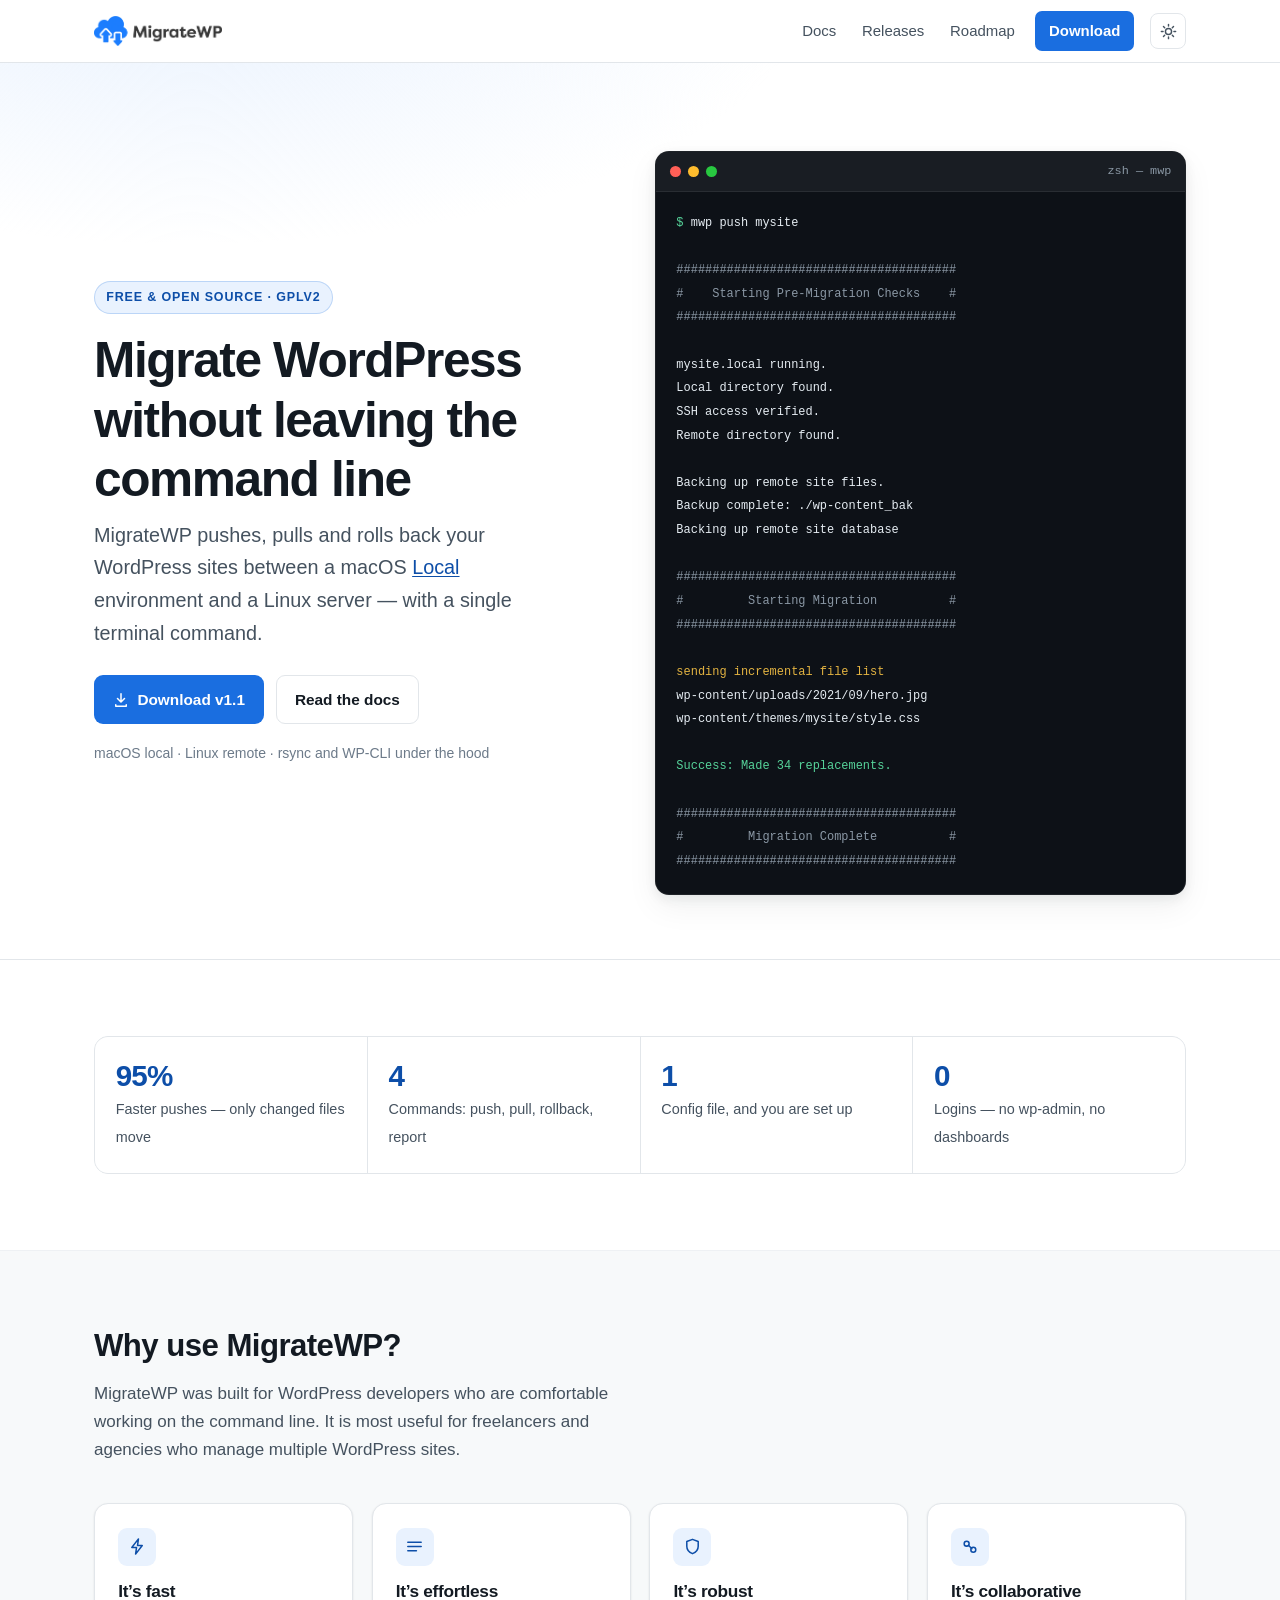
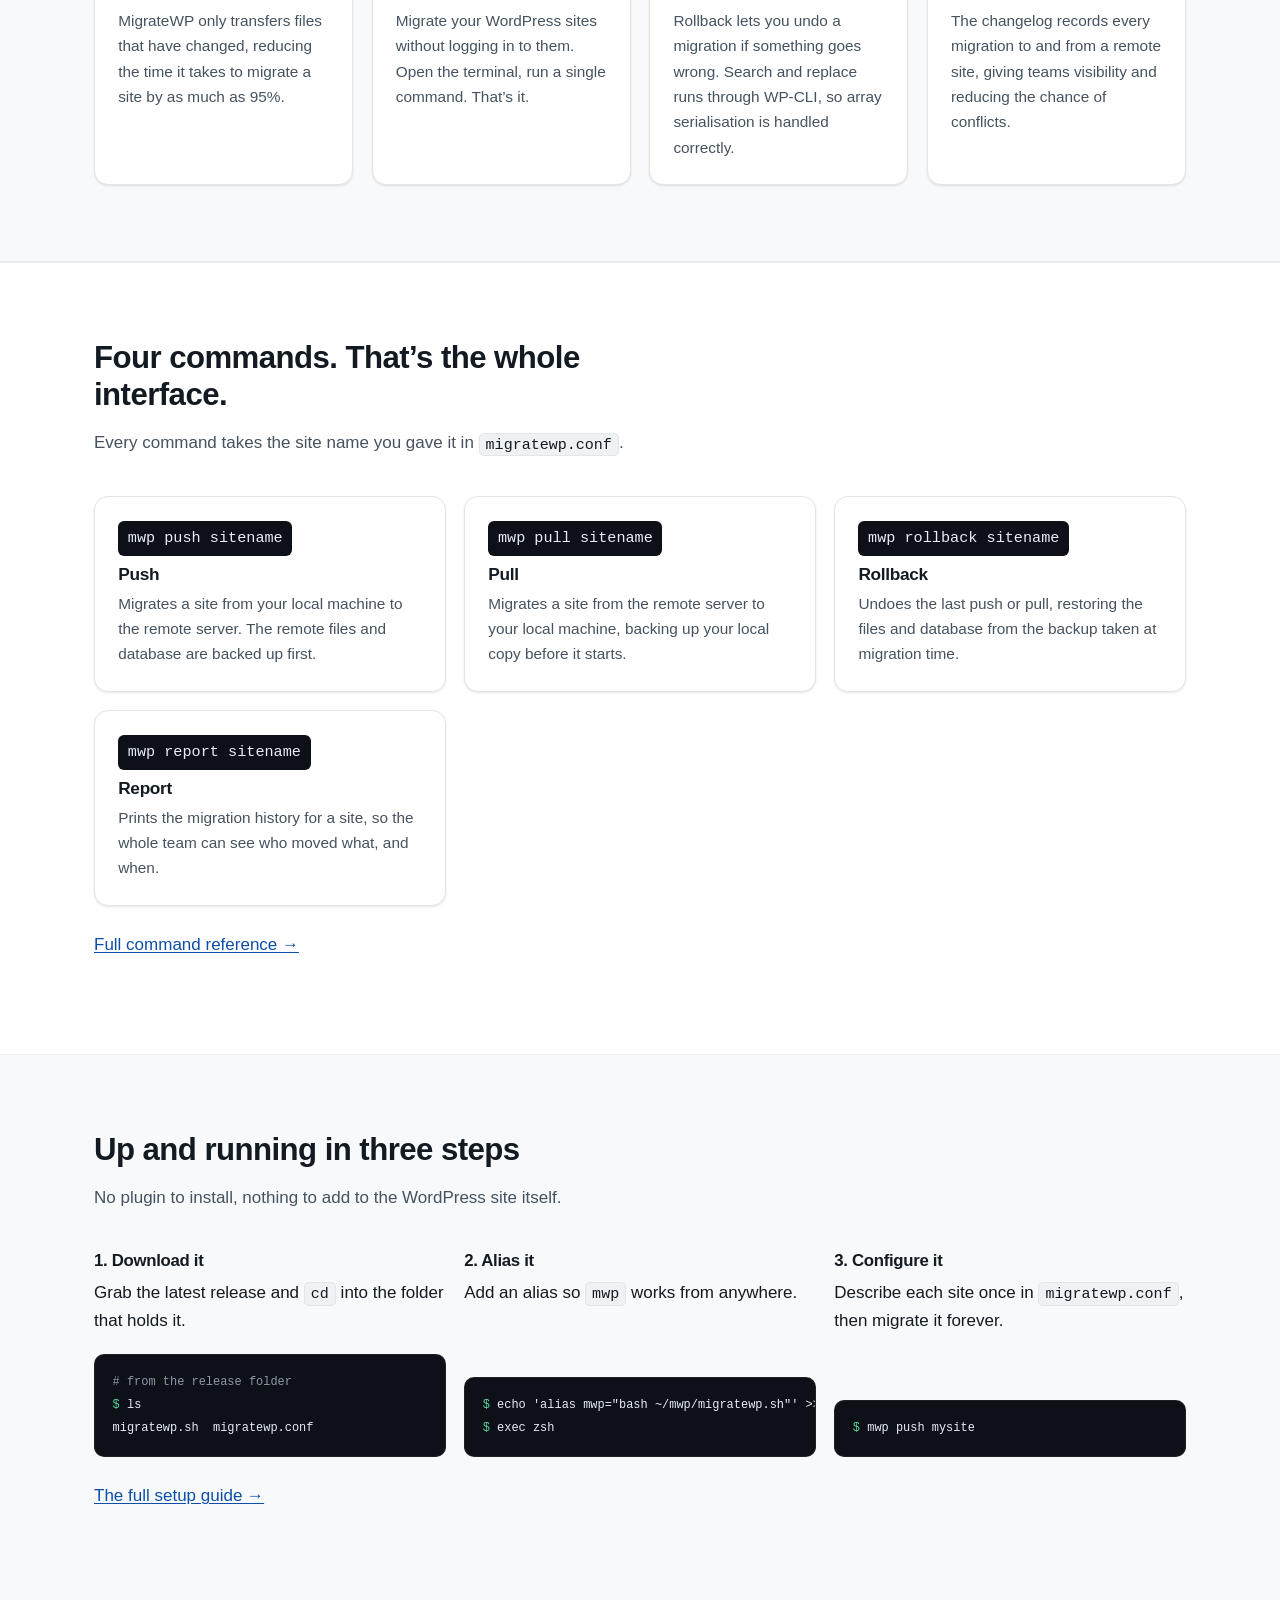
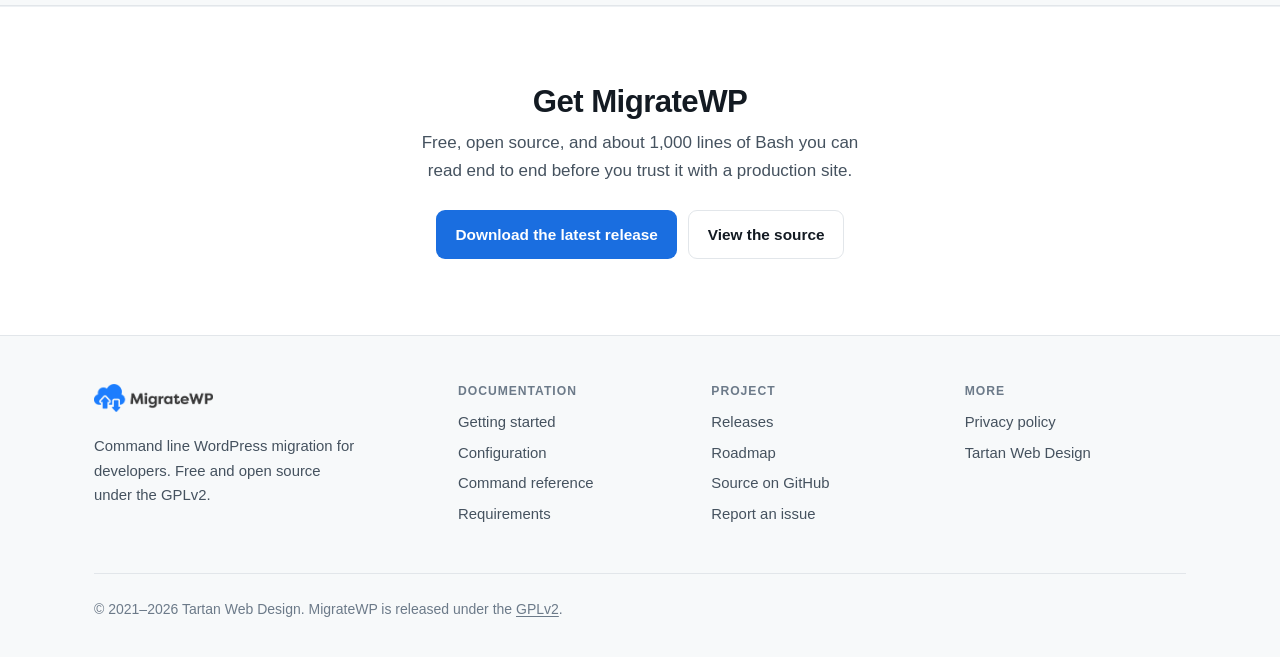
<file: index.html>
<!DOCTYPE html>
<html lang="en-GB">
<head>
<meta charset="utf-8">
<meta name="viewport" content="width=device-width, initial-scale=1">
<title>MigrateWP — WordPress migration from the command line</title>
<meta name="description" content="MigrateWP is a free, open source command line tool that pushes, pulls and rolls back WordPress sites between a macOS Local environment and a Linux server with a single command.">
<link rel="canonical" href="https://migratewp.org/">
<meta property="og:type" content="website">
<meta property="og:site_name" content="MigrateWP">
<meta property="og:title" content="MigrateWP — WordPress migration from the command line">
<meta property="og:description" content="MigrateWP is a free, open source command line tool that pushes, pulls and rolls back WordPress sites between a macOS Local environment and a Linux server with a single command.">
<meta property="og:url" content="https://migratewp.org/">
<meta name="twitter:card" content="summary">
<link rel="icon" href="/assets/img/favicon.png" type="image/png">
<link rel="stylesheet" href="/assets/css/style.css">
<script>
/* Apply the saved theme before first paint to avoid a flash. */
(function(){try{var t=localStorage.getItem('mwp-theme');if(t==='dark'||t==='light'){document.documentElement.setAttribute('data-theme',t);}}catch(e){}})();
</script>
</head>
<body>
<a class="skip-link" href="#main">Skip to content</a>

<header class="site-header">
  <div class="wrap">
    <a class="brand" href="/" aria-label="MigrateWP — home">
      <img class="logo-light" src="/assets/img/logo.png" alt="MigrateWP" width="545" height="128">
      <img class="logo-dark" src="/assets/img/logo-dark.png" alt="MigrateWP" width="545" height="128">
    </a>

    <button id="nav-toggle" class="icon-btn" type="button" aria-expanded="false" aria-controls="primary-nav" aria-label="Toggle navigation">
      <svg viewBox="0 0 20 20" fill="none" aria-hidden="true"><path d="M3 5h14M3 10h14M3 15h14" stroke="currentColor" stroke-width="1.8" stroke-linecap="round"/></svg>
    </button>

    <nav id="primary-nav" class="nav" aria-label="Primary">
      <a href="/docs/">Docs</a>
      <a href="/releases/">Releases</a>
      <a href="/roadmap/">Roadmap</a>
      <a class="nav-cta" href="https://github.com/Tartan-Web-Design/migrateWP/releases" rel="noopener">Download</a>
    </nav>

    <button id="theme-toggle" class="icon-btn" type="button" aria-label="Switch to dark theme">
      <svg class="icon-sun" viewBox="0 0 20 20" fill="none" aria-hidden="true"><circle cx="10" cy="10" r="3.6" stroke="currentColor" stroke-width="1.7"/><path d="M10 1.6v2M10 16.4v2M18.4 10h-2M3.6 10h-2M15.9 4.1l-1.4 1.4M5.5 14.5l-1.4 1.4M15.9 15.9l-1.4-1.4M5.5 5.5L4.1 4.1" stroke="currentColor" stroke-width="1.7" stroke-linecap="round"/></svg>
      <svg class="icon-moon" viewBox="0 0 20 20" fill="none" aria-hidden="true"><path d="M16.5 12.4A7 7 0 017.6 3.5a7 7 0 108.9 8.9z" stroke="currentColor" stroke-width="1.7" stroke-linejoin="round"/></svg>
    </button>
  </div>
</header>

<main id="main">
<section class="hero">
  <div class="wrap hero-grid">
    <div>
      <p class="eyebrow">Free &amp; open source &middot; GPLv2</p>
      <h1>Migrate WordPress without leaving the command line</h1>
      <p class="lede">MigrateWP pushes, pulls and rolls back your WordPress sites between a macOS <a href="https://localwp.com" rel="noopener">Local</a> environment and a Linux server &mdash; with a single terminal command.</p>
      <div class="hero-actions">
        <a class="btn btn-primary" href="https://github.com/Tartan-Web-Design/migrateWP/releases" rel="noopener">
          <svg viewBox="0 0 16 16" fill="currentColor" aria-hidden="true"><path d="M8 1a.75.75 0 01.75.75v6.44l2.22-2.22a.75.75 0 111.06 1.06l-3.5 3.5a.75.75 0 01-1.06 0l-3.5-3.5a.75.75 0 111.06-1.06l2.22 2.22V1.75A.75.75 0 018 1zM2.75 12a.75.75 0 01.75.75v.75h9v-.75a.75.75 0 011.5 0v1.5a.75.75 0 01-.75.75h-10.5a.75.75 0 01-.75-.75v-1.5A.75.75 0 012.75 12z"/></svg>
          Download v1.1
        </a>
        <a class="btn btn-ghost" href="/docs/getting-started/">Read the docs</a>
      </div>
      <p class="hero-note">macOS local &middot; Linux remote &middot; rsync and WP-CLI under the hood</p>
    </div>

    <div class="terminal">
      <div class="terminal-bar"><i></i><i></i><i></i><span>zsh &mdash; mwp</span></div>
      <pre><code><span class="p">$ </span>mwp push mysite

<span class="c">#######################################</span>
<span class="c">#    Starting Pre-Migration Checks    #</span>
<span class="c">#######################################</span>

mysite.local running.
Local directory found.
SSH access verified.
Remote directory found.

Backing up remote site files.
Backup complete: ./wp-content_bak
Backing up remote site database

<span class="c">#######################################</span>
<span class="c">#         Starting Migration          #</span>
<span class="c">#######################################</span>

<span class="k">sending incremental file list</span>
wp-content/uploads/2021/09/hero.jpg
wp-content/themes/mysite/style.css

<span class="ok">Success: Made 34 replacements.</span>

<span class="c">#######################################</span>
<span class="c">#         Migration Complete          #</span>
<span class="c">#######################################</span>
</code></pre>
    </div>
  </div>
</section>

<section class="section">
  <div class="wrap">
    <div class="stats">
      <div class="stat"><b>95%</b><span>Faster pushes &mdash; only changed files move</span></div>
      <div class="stat"><b>4</b><span>Commands: push, pull, rollback, report</span></div>
      <div class="stat"><b>1</b><span>Config file, and you are set up</span></div>
      <div class="stat"><b>0</b><span>Logins &mdash; no wp-admin, no dashboards</span></div>
    </div>
  </div>
</section>

<section class="section section-panel">
  <div class="wrap">
    <div class="section-head">
      <h2>Why use MigrateWP?</h2>
      <p>MigrateWP was built for WordPress developers who are comfortable working on the command line. It is most useful for freelancers and agencies who manage multiple WordPress sites.</p>
    </div>

    <div class="grid grid-4">
      <div class="card">
        <div class="card-icon"><svg viewBox="0 0 20 20" fill="none" aria-hidden="true"><path d="M11 2L4 11h5l-1 7 7-9h-5l1-7z" stroke="currentColor" stroke-width="1.6" stroke-linejoin="round"/></svg></div>
        <h3>It&rsquo;s fast</h3>
        <p>MigrateWP only transfers files that have changed, reducing the time it takes to migrate a site by as much as 95%.</p>
      </div>
      <div class="card">
        <div class="card-icon"><svg viewBox="0 0 20 20" fill="none" aria-hidden="true"><path d="M3 5.5h14M3 10h14M3 14.5h9" stroke="currentColor" stroke-width="1.7" stroke-linecap="round"/></svg></div>
        <h3>It&rsquo;s effortless</h3>
        <p>Migrate your WordPress sites without logging in to them. Open the terminal, run a single command. That&rsquo;s it.</p>
      </div>
      <div class="card">
        <div class="card-icon"><svg viewBox="0 0 20 20" fill="none" aria-hidden="true"><path d="M10 2.5l6 2.2v5c0 3.6-2.4 6.4-6 7.8-3.6-1.4-6-4.2-6-7.8v-5l6-2.2z" stroke="currentColor" stroke-width="1.6" stroke-linejoin="round"/></svg></div>
        <h3>It&rsquo;s robust</h3>
        <p>Rollback lets you undo a migration if something goes wrong. Search and replace runs through WP-CLI, so array serialisation is handled correctly.</p>
      </div>
      <div class="card">
        <div class="card-icon"><svg viewBox="0 0 20 20" fill="none" aria-hidden="true"><circle cx="7" cy="7" r="2.6" stroke="currentColor" stroke-width="1.6"/><circle cx="14" cy="13.5" r="2.6" stroke="currentColor" stroke-width="1.6"/><path d="M8.9 8.7l3.6 3.6" stroke="currentColor" stroke-width="1.6" stroke-linecap="round"/></svg></div>
        <h3>It&rsquo;s collaborative</h3>
        <p>The changelog records every migration to and from a remote site, giving teams visibility and reducing the chance of conflicts.</p>
      </div>
    </div>
  </div>
</section>

<section class="section">
  <div class="wrap">
    <div class="section-head">
      <h2>Four commands. That&rsquo;s the whole interface.</h2>
      <p>Every command takes the site name you gave it in <code>migratewp.conf</code>.</p>
    </div>

    <div class="grid grid-2">
      <div class="card cmd-card">
        <code>mwp push sitename</code>
        <h3>Push</h3>
        <p>Migrates a site from your local machine to the remote server. The remote files and database are backed up first.</p>
      </div>
      <div class="card cmd-card">
        <code>mwp pull sitename</code>
        <h3>Pull</h3>
        <p>Migrates a site from the remote server to your local machine, backing up your local copy before it starts.</p>
      </div>
      <div class="card cmd-card">
        <code>mwp rollback sitename</code>
        <h3>Rollback</h3>
        <p>Undoes the last push or pull, restoring the files and database from the backup taken at migration time.</p>
      </div>
      <div class="card cmd-card">
        <code>mwp report sitename</code>
        <h3>Report</h3>
        <p>Prints the migration history for a site, so the whole team can see who moved what, and when.</p>
      </div>
    </div>

    <p style="margin-top:1.6rem"><a href="/docs/commands/">Full command reference &rarr;</a></p>
  </div>
</section>

<section class="section section-panel">
  <div class="wrap">
    <div class="section-head">
      <h2>Up and running in three steps</h2>
      <p>No plugin to install, nothing to add to the WordPress site itself.</p>
    </div>

    <div class="grid grid-3 steps">
      <div>
        <h3>1. Download it</h3>
        <p>Grab the latest release and <code>cd</code> into the folder that holds it.</p>
        <div class="code"><pre><code><span class="c"># from the release folder</span>
<span class="p">$ </span>ls
migratewp.sh  migratewp.conf</code></pre></div>
      </div>
      <div>
        <h3>2. Alias it</h3>
        <p>Add an alias so <code>mwp</code> works from anywhere.</p>
        <div class="code"><pre><code><span class="p">$ </span>echo 'alias mwp="bash ~/mwp/migratewp.sh"' &gt;&gt; ~/.zshrc
<span class="p">$ </span>exec zsh</code></pre></div>
      </div>
      <div>
        <h3>3. Configure it</h3>
        <p>Describe each site once in <code>migratewp.conf</code>, then migrate it forever.</p>
        <div class="code"><pre><code><span class="p">$ </span>mwp push mysite</code></pre></div>
      </div>
    </div>

    <p style="margin-top:1.6rem"><a href="/docs/getting-started/">The full setup guide &rarr;</a></p>
  </div>
</section>

<section class="section cta-band">
  <div class="wrap">
    <h2>Get MigrateWP</h2>
    <p>Free, open source, and about 1,000 lines of Bash you can read end to end before you trust it with a production site.</p>
    <div class="hero-actions">
      <a class="btn btn-primary" href="https://github.com/Tartan-Web-Design/migrateWP/releases" rel="noopener">Download the latest release</a>
      <a class="btn btn-ghost" href="https://github.com/Tartan-Web-Design/migrateWP" rel="noopener">View the source</a>
    </div>
  </div>
</section>
</main>

<footer class="site-footer">
  <div class="wrap">
    <div class="footer-grid">
      <div>
        <a class="brand" href="/" aria-label="MigrateWP — home">
          <img class="logo-light" src="/assets/img/logo.png" alt="MigrateWP" width="545" height="128">
          <img class="logo-dark" src="/assets/img/logo-dark.png" alt="MigrateWP" width="545" height="128">
        </a>
        <p class="footer-blurb">Command line WordPress migration for developers. Free and open source under the GPLv2.</p>
      </div>
      <div>
        <h2>Documentation</h2>
        <ul>
          <li><a href="/docs/getting-started/">Getting started</a></li>
          <li><a href="/docs/configuration/">Configuration</a></li>
          <li><a href="/docs/commands/">Command reference</a></li>
          <li><a href="/docs/requirements/">Requirements</a></li>
        </ul>
      </div>
      <div>
        <h2>Project</h2>
        <ul>
          <li><a href="/releases/">Releases</a></li>
          <li><a href="/roadmap/">Roadmap</a></li>
          <li><a href="https://github.com/Tartan-Web-Design/migrateWP" rel="noopener">Source on GitHub</a></li>
          <li><a href="https://github.com/Tartan-Web-Design/migrateWP/issues" rel="noopener">Report an issue</a></li>
        </ul>
      </div>
      <div>
        <h2>More</h2>
        <ul>
          <li><a href="/privacy-policy/">Privacy policy</a></li>
          <li><a href="https://tartanwebdesign.net" rel="noopener">Tartan Web Design</a></li>
        </ul>
      </div>
    </div>
    <div class="footer-base">
      <p style="margin:0">&copy; 2021&ndash;2026 Tartan Web Design. MigrateWP is released under the <a href="https://github.com/Tartan-Web-Design/migrateWP/blob/master/LICENSE" rel="noopener">GPLv2</a>.</p>
    </div>
  </div>
</footer>

<script src="/assets/js/main.js" defer></script>
</body>
</html>
</file>
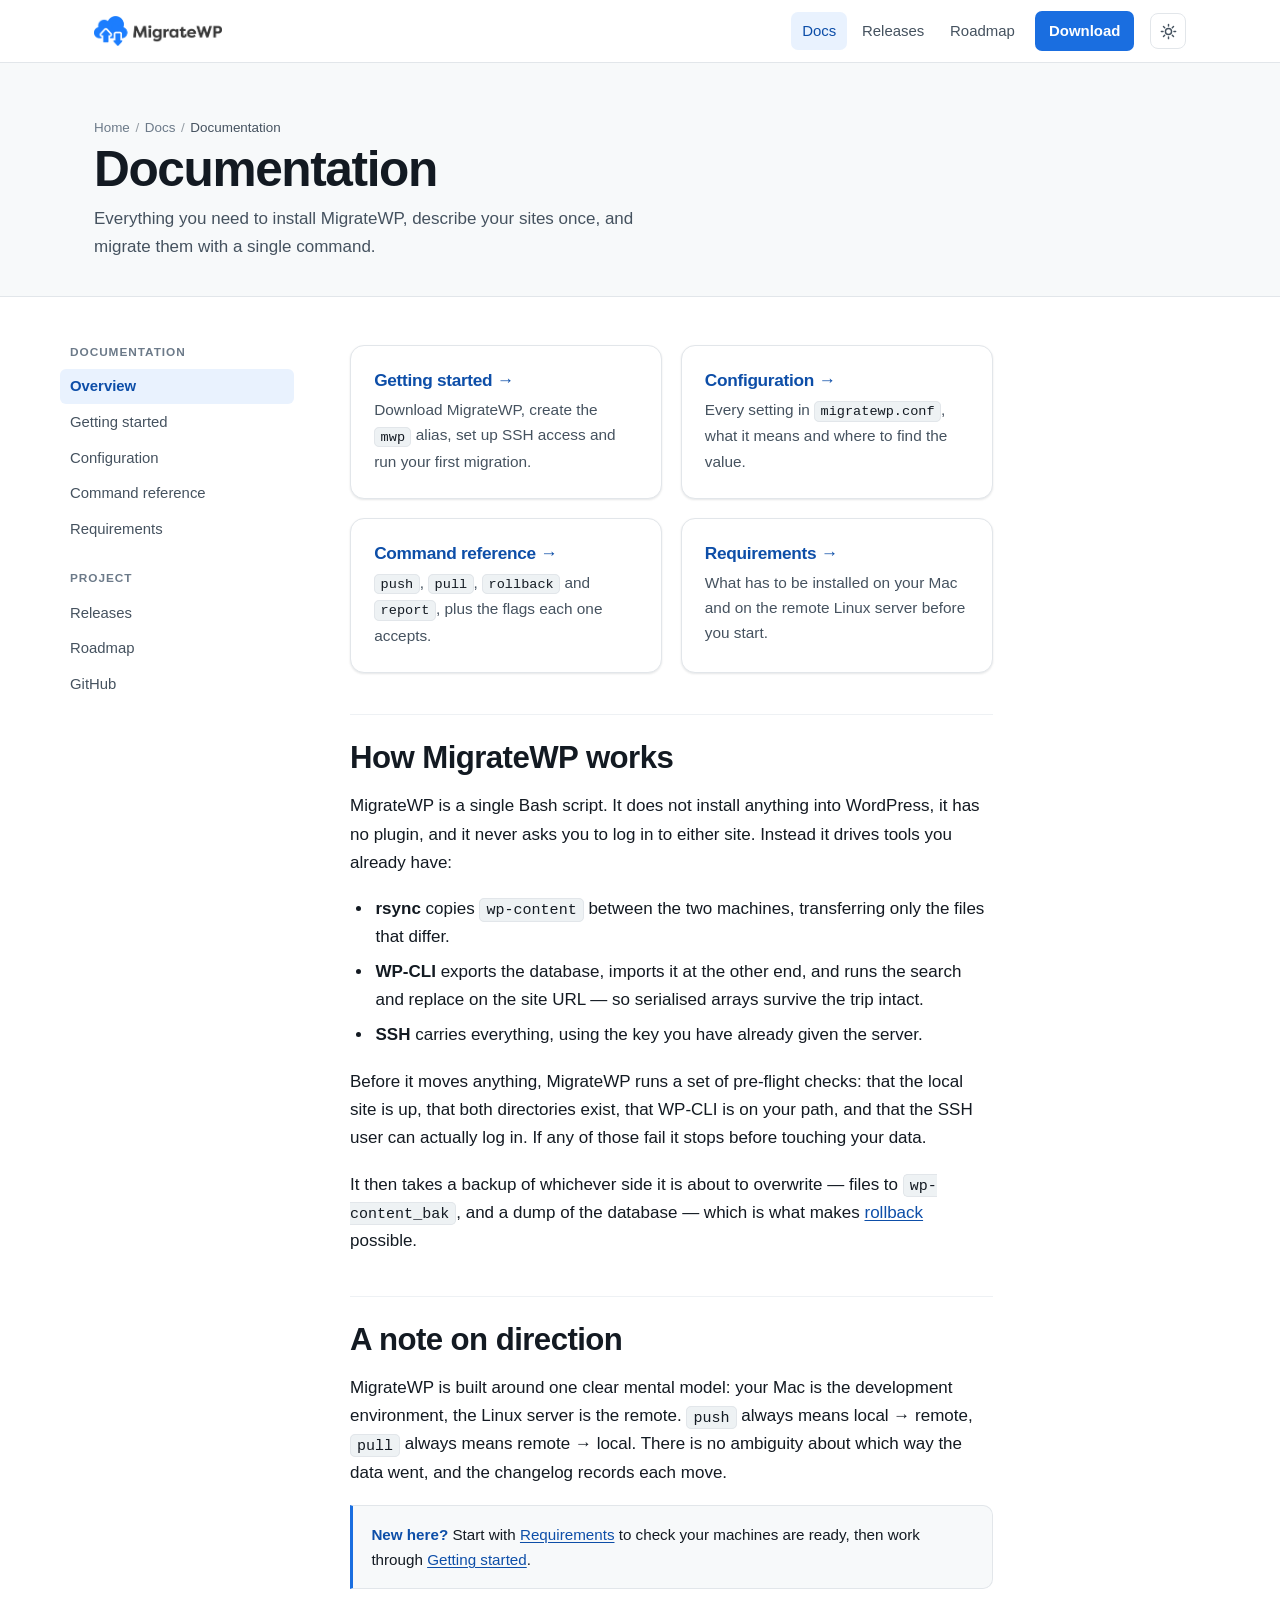
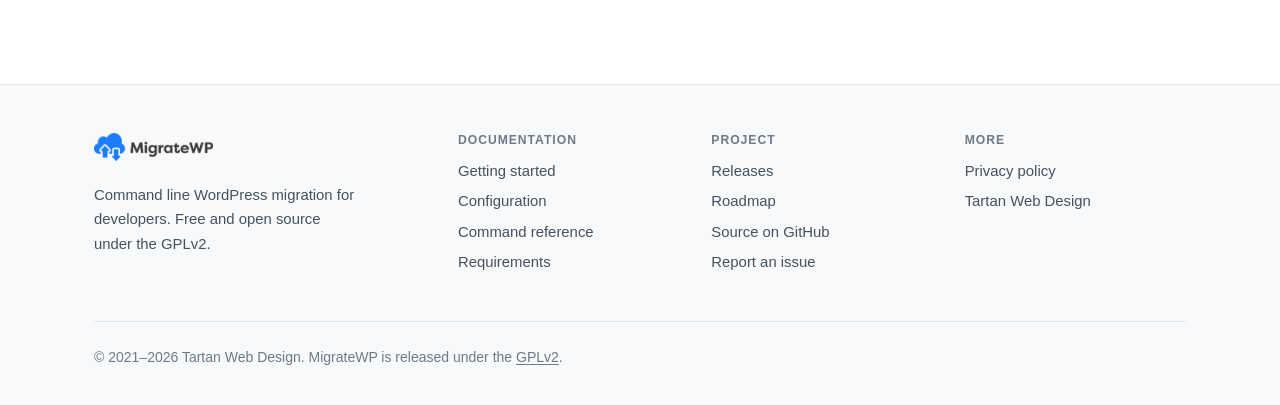
<file: docs/index.html>
<!DOCTYPE html>
<html lang="en-GB">
<head>
<meta charset="utf-8">
<meta name="viewport" content="width=device-width, initial-scale=1">
<title>Documentation — MigrateWP</title>
<meta name="description" content="How to install, configure and use MigrateWP to push, pull and roll back WordPress sites from the command line.">
<link rel="canonical" href="https://migratewp.org/docs/">
<meta property="og:type" content="website">
<meta property="og:site_name" content="MigrateWP">
<meta property="og:title" content="Documentation — MigrateWP">
<meta property="og:description" content="How to install, configure and use MigrateWP to push, pull and roll back WordPress sites from the command line.">
<meta property="og:url" content="https://migratewp.org/docs/">
<meta name="twitter:card" content="summary">
<link rel="icon" href="/assets/img/favicon.png" type="image/png">
<link rel="stylesheet" href="/assets/css/style.css">
<script>
/* Apply the saved theme before first paint to avoid a flash. */
(function(){try{var t=localStorage.getItem('mwp-theme');if(t==='dark'||t==='light'){document.documentElement.setAttribute('data-theme',t);}}catch(e){}})();
</script>
</head>
<body>
<a class="skip-link" href="#main">Skip to content</a>

<header class="site-header">
  <div class="wrap">
    <a class="brand" href="/" aria-label="MigrateWP — home">
      <img class="logo-light" src="/assets/img/logo.png" alt="MigrateWP" width="545" height="128">
      <img class="logo-dark" src="/assets/img/logo-dark.png" alt="MigrateWP" width="545" height="128">
    </a>

    <button id="nav-toggle" class="icon-btn" type="button" aria-expanded="false" aria-controls="primary-nav" aria-label="Toggle navigation">
      <svg viewBox="0 0 20 20" fill="none" aria-hidden="true"><path d="M3 5h14M3 10h14M3 15h14" stroke="currentColor" stroke-width="1.8" stroke-linecap="round"/></svg>
    </button>

    <nav id="primary-nav" class="nav" aria-label="Primary">
      <a href="/docs/" aria-current="page">Docs</a>
      <a href="/releases/">Releases</a>
      <a href="/roadmap/">Roadmap</a>
      <a class="nav-cta" href="https://github.com/Tartan-Web-Design/migrateWP/releases" rel="noopener">Download</a>
    </nav>

    <button id="theme-toggle" class="icon-btn" type="button" aria-label="Switch to dark theme">
      <svg class="icon-sun" viewBox="0 0 20 20" fill="none" aria-hidden="true"><circle cx="10" cy="10" r="3.6" stroke="currentColor" stroke-width="1.7"/><path d="M10 1.6v2M10 16.4v2M18.4 10h-2M3.6 10h-2M15.9 4.1l-1.4 1.4M5.5 14.5l-1.4 1.4M15.9 15.9l-1.4-1.4M5.5 5.5L4.1 4.1" stroke="currentColor" stroke-width="1.7" stroke-linecap="round"/></svg>
      <svg class="icon-moon" viewBox="0 0 20 20" fill="none" aria-hidden="true"><path d="M16.5 12.4A7 7 0 017.6 3.5a7 7 0 108.9 8.9z" stroke="currentColor" stroke-width="1.7" stroke-linejoin="round"/></svg>
    </button>
  </div>
</header>

<main id="main">
<div class="page-head">
  <div class="wrap">
    <p class="breadcrumb"><a href="/">Home</a><span>/</span><a href="/docs/">Docs</a><span>/</span>Documentation</p>
    <h1>Documentation</h1>
    <p>Everything you need to install MigrateWP, describe your sites once, and migrate them with a single command.</p>
  </div>
</div>

<div class="wrap docs-layout">
  <nav class="docs-nav" aria-label="Documentation">
    <h2>Documentation</h2>
    <ul>
      <li><a href="/docs/" aria-current="page">Overview</a></li>
      <li><a href="/docs/getting-started/">Getting started</a></li>
      <li><a href="/docs/configuration/">Configuration</a></li>
      <li><a href="/docs/commands/">Command reference</a></li>
      <li><a href="/docs/requirements/">Requirements</a></li>
    </ul>
    <h2>Project</h2>
    <ul>
      <li><a href="/releases/">Releases</a></li>
      <li><a href="/roadmap/">Roadmap</a></li>
      <li><a href="https://github.com/Tartan-Web-Design/migrateWP" rel="noopener">GitHub</a></li>
    </ul>
  </nav>

  <article class="prose">
<div class="grid grid-2" style="margin-bottom:2rem">
  <a class="card" href="/docs/getting-started/">
    <h3>Getting started &rarr;</h3>
    <p>Download MigrateWP, create the <code>mwp</code> alias, set up SSH access and run your first migration.</p>
  </a>
  <a class="card" href="/docs/configuration/">
    <h3>Configuration &rarr;</h3>
    <p>Every setting in <code>migratewp.conf</code>, what it means and where to find the value.</p>
  </a>
  <a class="card" href="/docs/commands/">
    <h3>Command reference &rarr;</h3>
    <p><code>push</code>, <code>pull</code>, <code>rollback</code> and <code>report</code>, plus the flags each one accepts.</p>
  </a>
  <a class="card" href="/docs/requirements/">
    <h3>Requirements &rarr;</h3>
    <p>What has to be installed on your Mac and on the remote Linux server before you start.</p>
  </a>
</div>

<h2>How MigrateWP works</h2>

<p>MigrateWP is a single Bash script. It does not install anything into WordPress, it has no plugin, and it never asks you to log in to either site. Instead it drives tools you already have:</p>

<ul>
  <li><strong>rsync</strong> copies <code>wp-content</code> between the two machines, transferring only the files that differ.</li>
  <li><strong>WP-CLI</strong> exports the database, imports it at the other end, and runs the search and replace on the site URL &mdash; so serialised arrays survive the trip intact.</li>
  <li><strong>SSH</strong> carries everything, using the key you have already given the server.</li>
</ul>

<p>Before it moves anything, MigrateWP runs a set of pre-flight checks: that the local site is up, that both directories exist, that WP-CLI is on your path, and that the SSH user can actually log in. If any of those fail it stops before touching your data.</p>

<p>It then takes a backup of whichever side it is about to overwrite &mdash; files to <code>wp-content_bak</code>, and a dump of the database &mdash; which is what makes <a href="/docs/commands/#rollback">rollback</a> possible.</p>

<h2>A note on direction</h2>

<p>MigrateWP is built around one clear mental model: your Mac is the development environment, the Linux server is the remote. <code>push</code> always means local &rarr; remote, <code>pull</code> always means remote &rarr; local. There is no ambiguity about which way the data went, and the changelog records each move.</p>

<div class="note">
  <p><strong>New here?</strong> Start with <a href="/docs/requirements/">Requirements</a> to check your machines are ready, then work through <a href="/docs/getting-started/">Getting started</a>.</p>
</div>
  </article>
</div>
</main>

<footer class="site-footer">
  <div class="wrap">
    <div class="footer-grid">
      <div>
        <a class="brand" href="/" aria-label="MigrateWP — home">
          <img class="logo-light" src="/assets/img/logo.png" alt="MigrateWP" width="545" height="128">
          <img class="logo-dark" src="/assets/img/logo-dark.png" alt="MigrateWP" width="545" height="128">
        </a>
        <p class="footer-blurb">Command line WordPress migration for developers. Free and open source under the GPLv2.</p>
      </div>
      <div>
        <h2>Documentation</h2>
        <ul>
          <li><a href="/docs/getting-started/">Getting started</a></li>
          <li><a href="/docs/configuration/">Configuration</a></li>
          <li><a href="/docs/commands/">Command reference</a></li>
          <li><a href="/docs/requirements/">Requirements</a></li>
        </ul>
      </div>
      <div>
        <h2>Project</h2>
        <ul>
          <li><a href="/releases/">Releases</a></li>
          <li><a href="/roadmap/">Roadmap</a></li>
          <li><a href="https://github.com/Tartan-Web-Design/migrateWP" rel="noopener">Source on GitHub</a></li>
          <li><a href="https://github.com/Tartan-Web-Design/migrateWP/issues" rel="noopener">Report an issue</a></li>
        </ul>
      </div>
      <div>
        <h2>More</h2>
        <ul>
          <li><a href="/privacy-policy/">Privacy policy</a></li>
          <li><a href="https://tartanwebdesign.net" rel="noopener">Tartan Web Design</a></li>
        </ul>
      </div>
    </div>
    <div class="footer-base">
      <p style="margin:0">&copy; 2021&ndash;2026 Tartan Web Design. MigrateWP is released under the <a href="https://github.com/Tartan-Web-Design/migrateWP/blob/master/LICENSE" rel="noopener">GPLv2</a>.</p>
    </div>
  </div>
</footer>

<script src="/assets/js/main.js" defer></script>
</body>
</html>
</file>
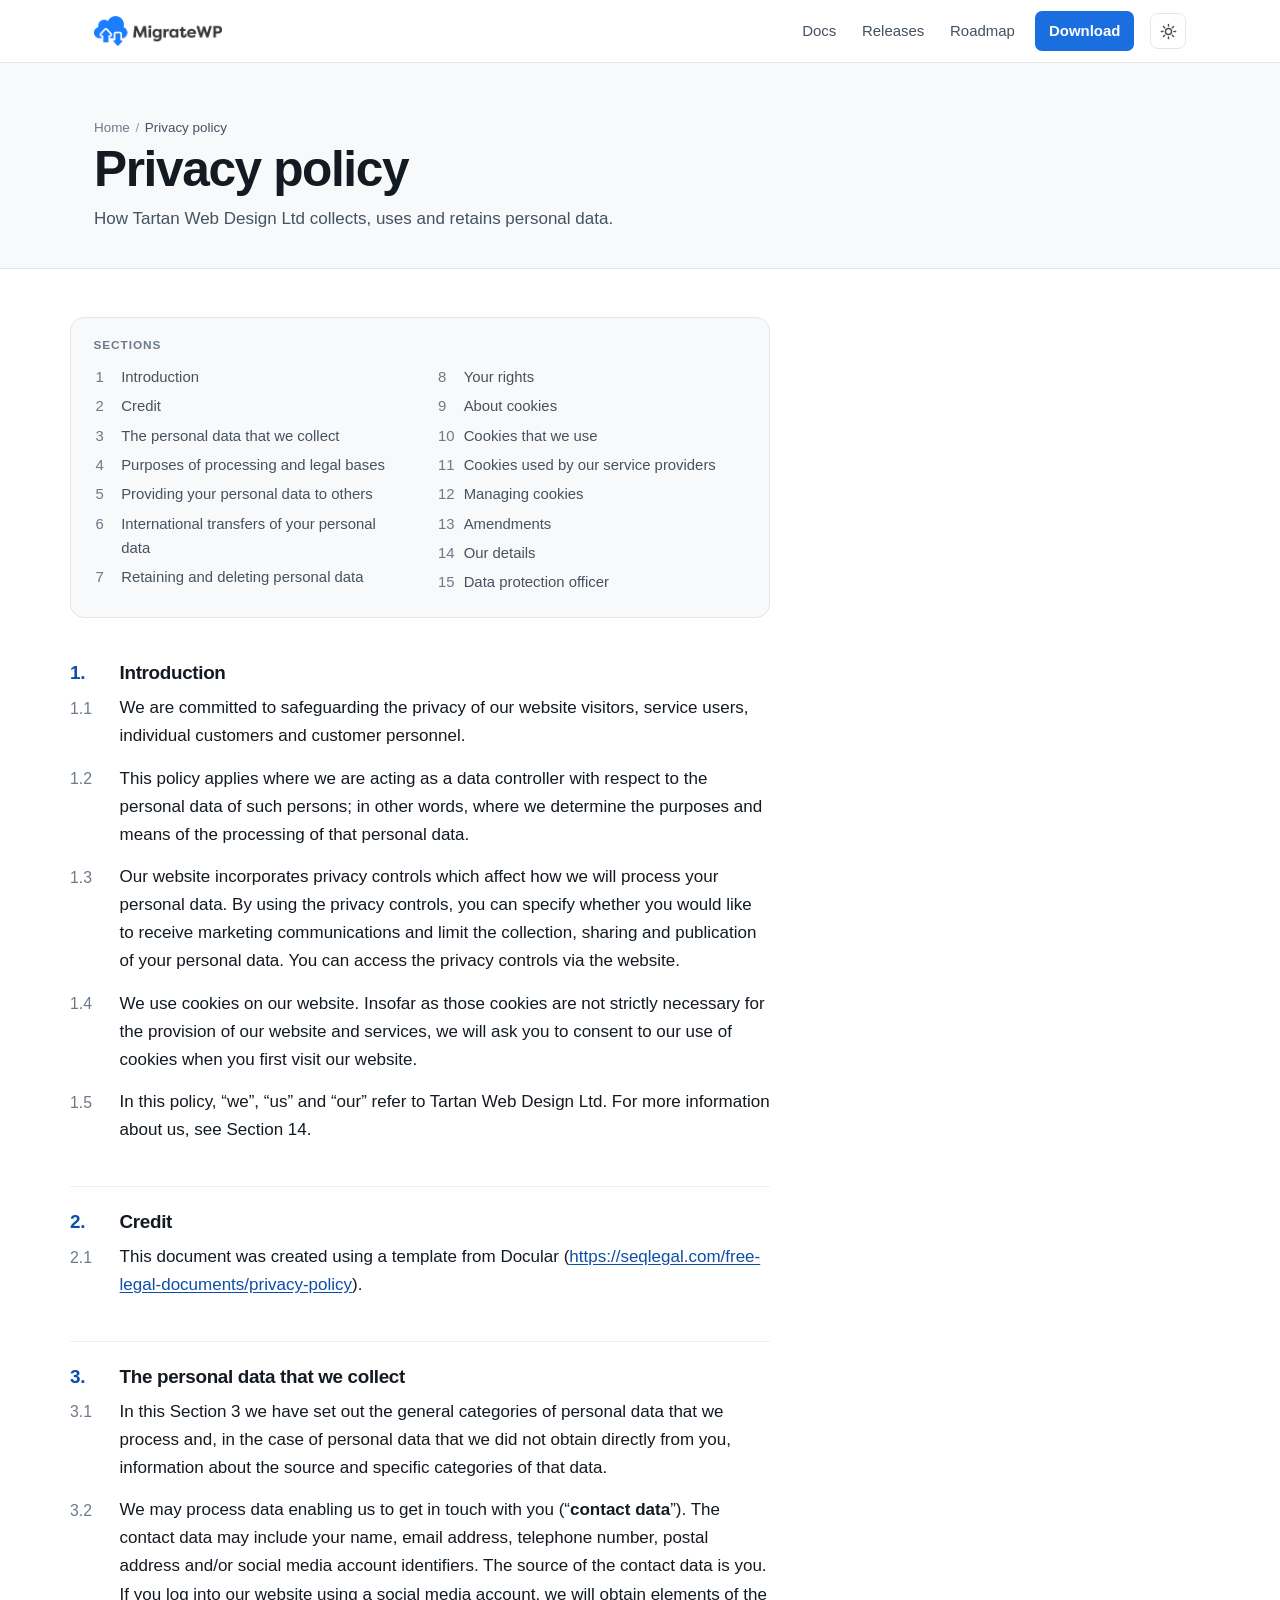
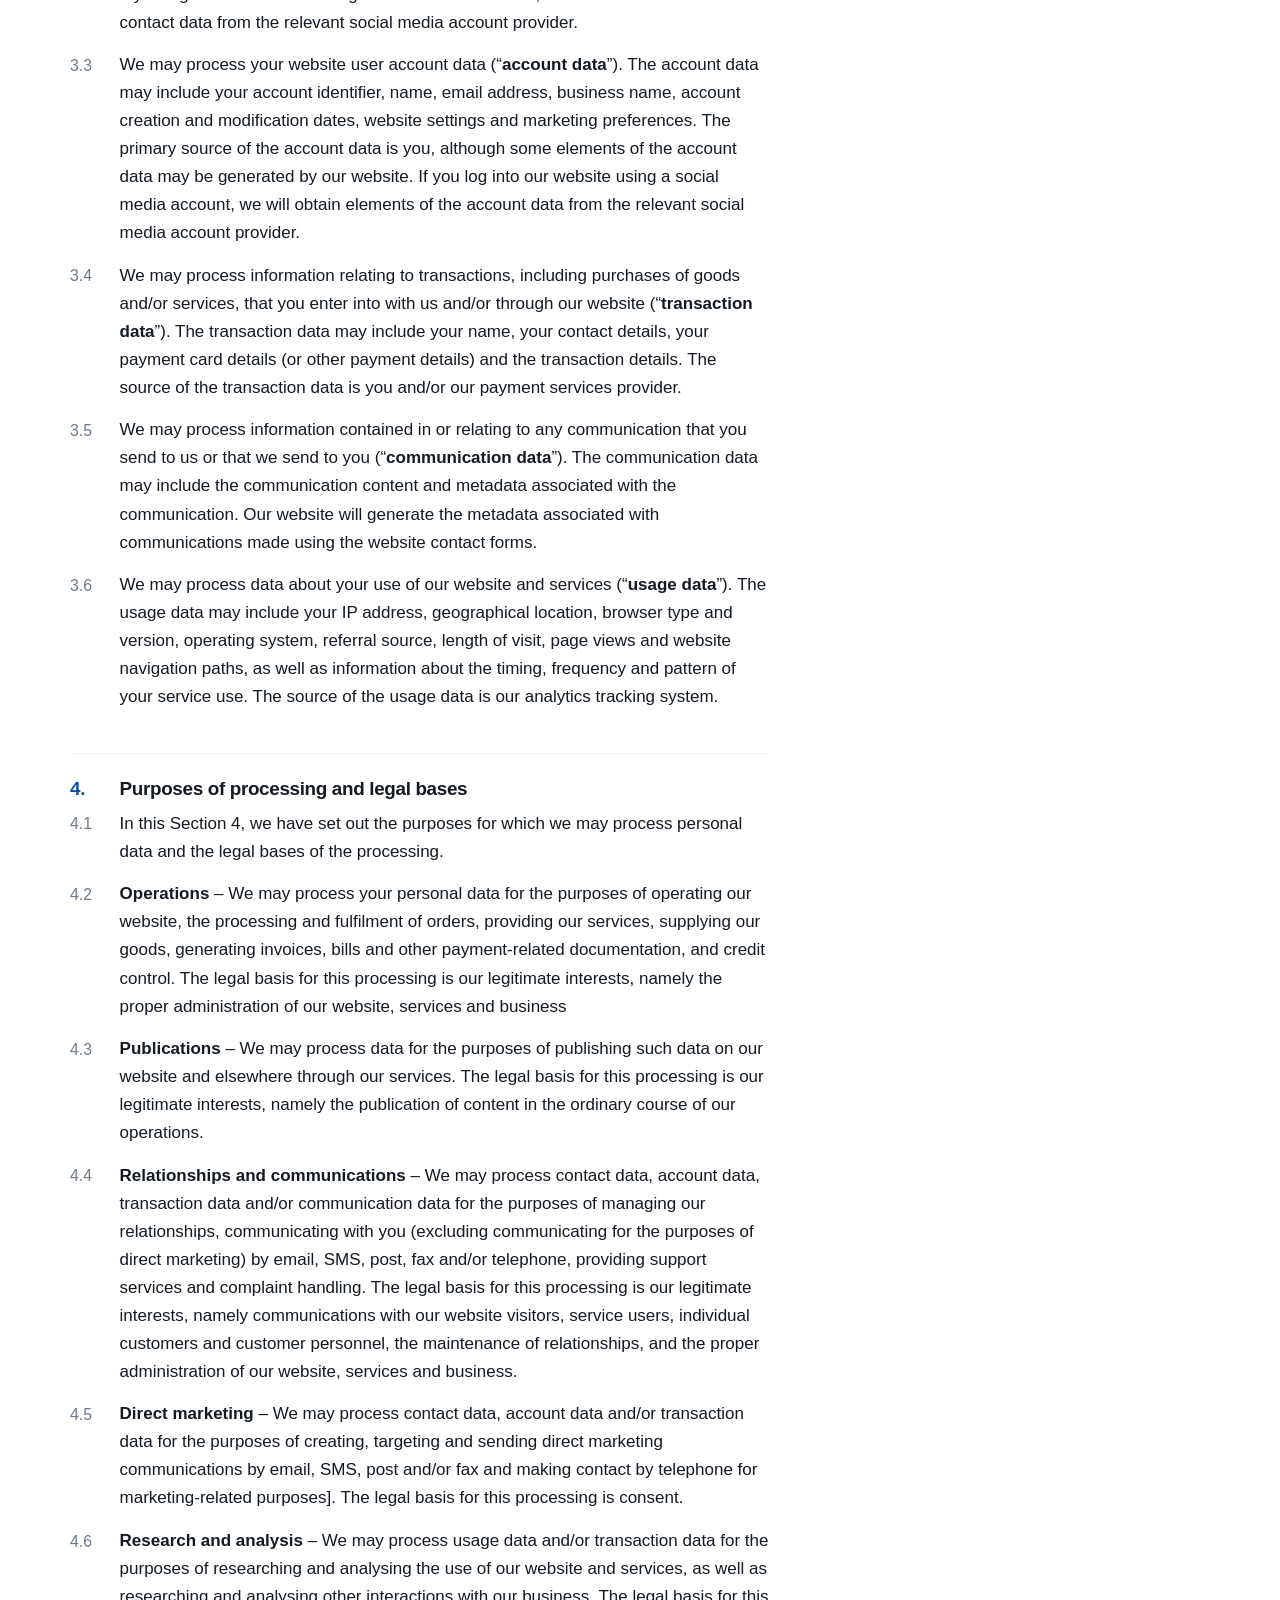
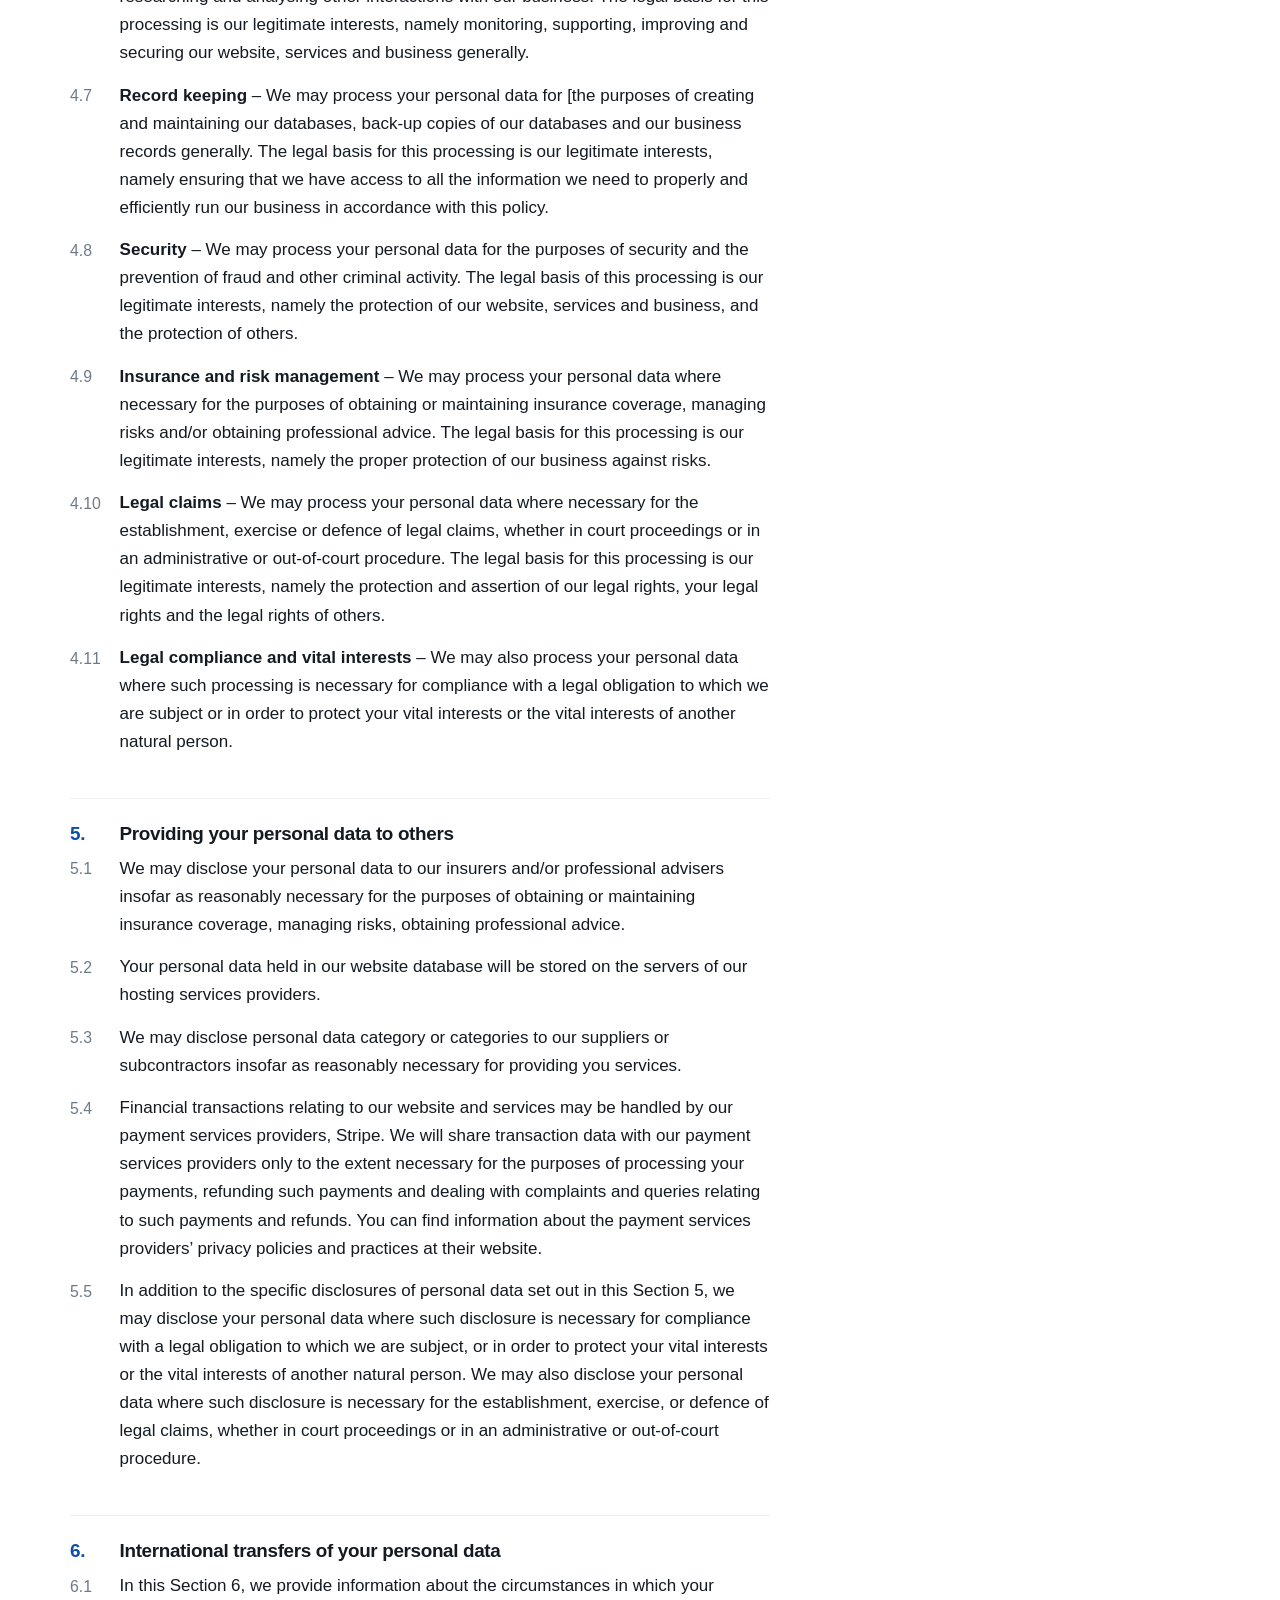
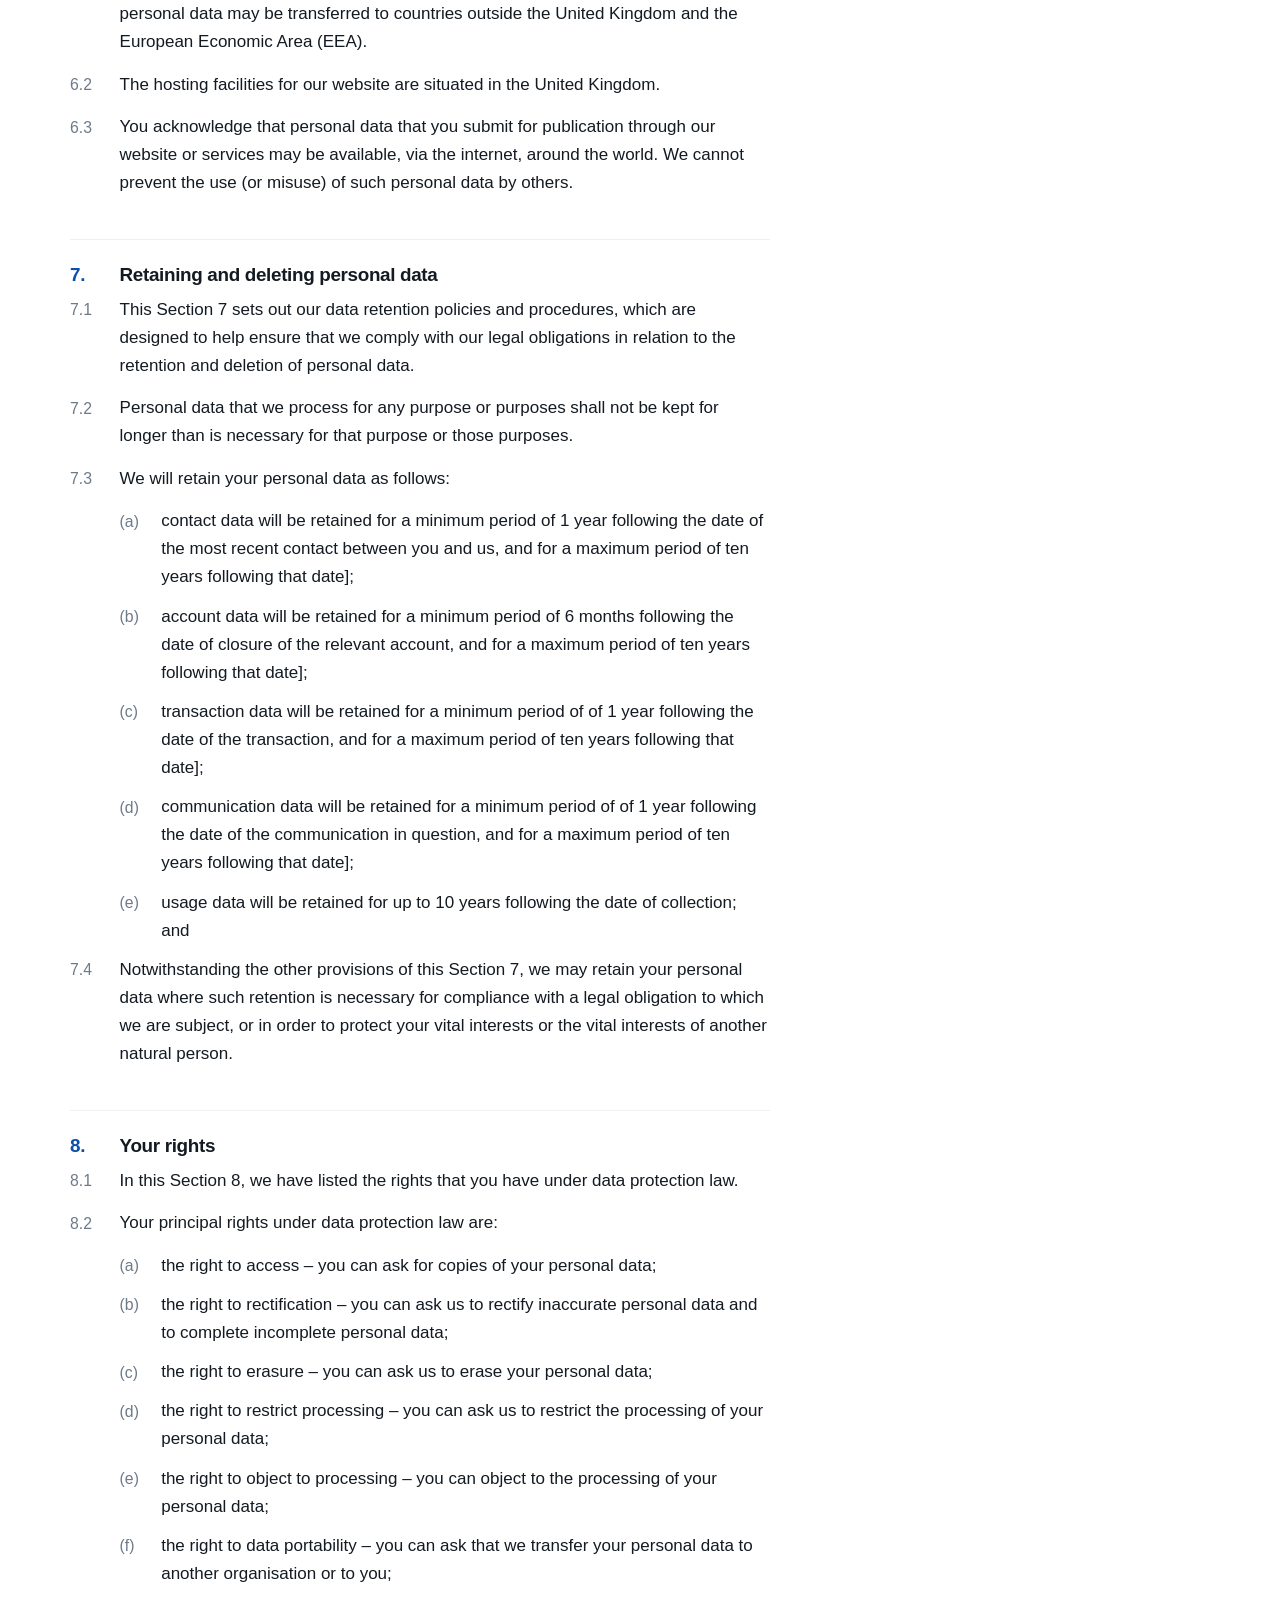
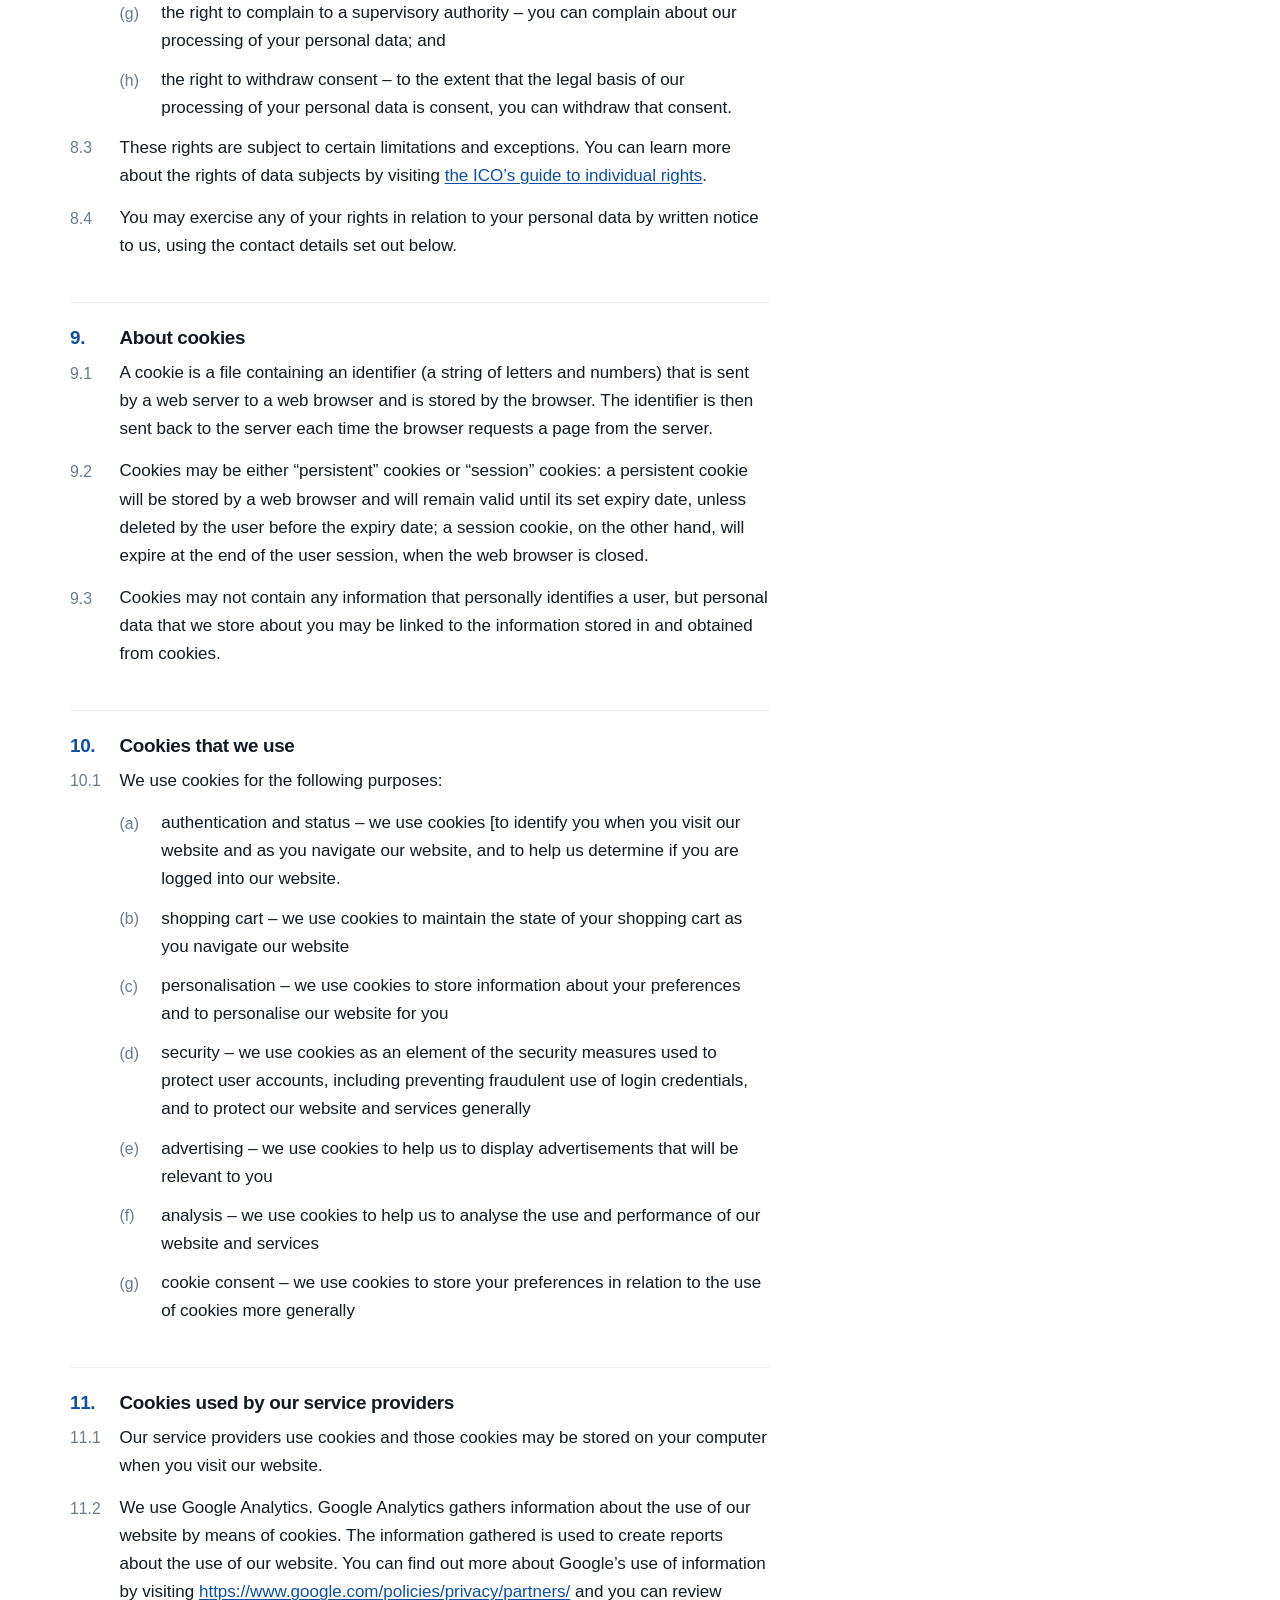
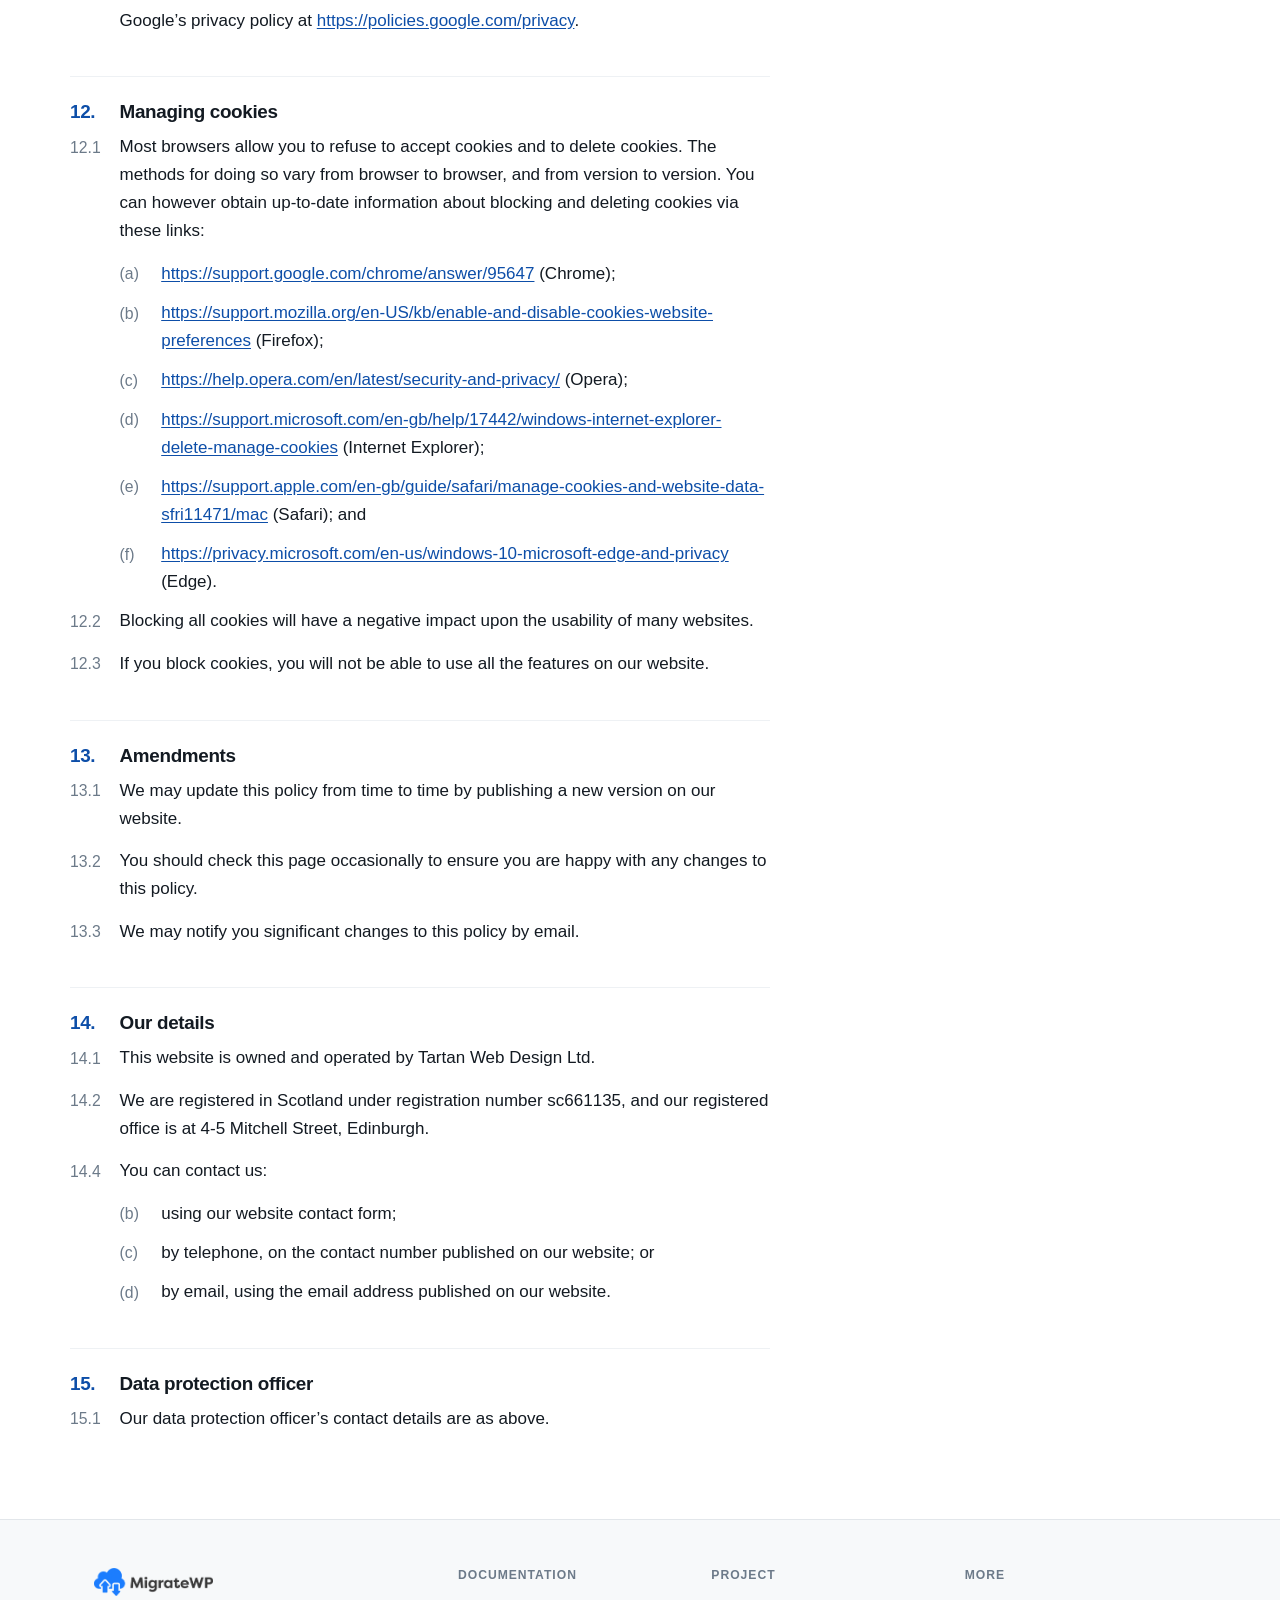
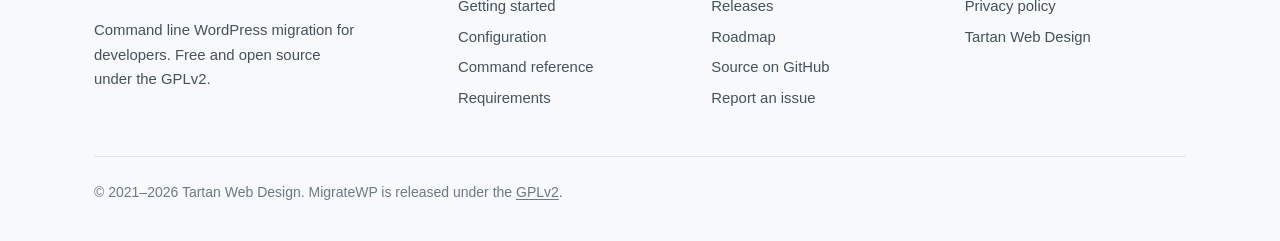
<file: privacy-policy/index.html>
<!DOCTYPE html>
<html lang="en-GB">
<head>
<meta charset="utf-8">
<meta name="viewport" content="width=device-width, initial-scale=1">
<title>Privacy policy — MigrateWP</title>
<meta name="description" content="How Tartan Web Design Ltd collects, uses and retains personal data in connection with this website and our services.">
<link rel="canonical" href="https://migratewp.org/privacy-policy/">
<meta property="og:type" content="website">
<meta property="og:site_name" content="MigrateWP">
<meta property="og:title" content="Privacy policy — MigrateWP">
<meta property="og:description" content="How Tartan Web Design Ltd collects, uses and retains personal data in connection with this website and our services.">
<meta property="og:url" content="https://migratewp.org/privacy-policy/">
<meta name="twitter:card" content="summary">
<link rel="icon" href="/assets/img/favicon.png" type="image/png">
<link rel="stylesheet" href="/assets/css/style.css">
<script>
/* Apply the saved theme before first paint to avoid a flash. */
(function(){try{var t=localStorage.getItem('mwp-theme');if(t==='dark'||t==='light'){document.documentElement.setAttribute('data-theme',t);}}catch(e){}})();
</script>
</head>
<body>
<a class="skip-link" href="#main">Skip to content</a>

<header class="site-header">
  <div class="wrap">
    <a class="brand" href="/" aria-label="MigrateWP — home">
      <img class="logo-light" src="/assets/img/logo.png" alt="MigrateWP" width="545" height="128">
      <img class="logo-dark" src="/assets/img/logo-dark.png" alt="MigrateWP" width="545" height="128">
    </a>

    <button id="nav-toggle" class="icon-btn" type="button" aria-expanded="false" aria-controls="primary-nav" aria-label="Toggle navigation">
      <svg viewBox="0 0 20 20" fill="none" aria-hidden="true"><path d="M3 5h14M3 10h14M3 15h14" stroke="currentColor" stroke-width="1.8" stroke-linecap="round"/></svg>
    </button>

    <nav id="primary-nav" class="nav" aria-label="Primary">
      <a href="/docs/">Docs</a>
      <a href="/releases/">Releases</a>
      <a href="/roadmap/">Roadmap</a>
      <a class="nav-cta" href="https://github.com/Tartan-Web-Design/migrateWP/releases" rel="noopener">Download</a>
    </nav>

    <button id="theme-toggle" class="icon-btn" type="button" aria-label="Switch to dark theme">
      <svg class="icon-sun" viewBox="0 0 20 20" fill="none" aria-hidden="true"><circle cx="10" cy="10" r="3.6" stroke="currentColor" stroke-width="1.7"/><path d="M10 1.6v2M10 16.4v2M18.4 10h-2M3.6 10h-2M15.9 4.1l-1.4 1.4M5.5 14.5l-1.4 1.4M15.9 15.9l-1.4-1.4M5.5 5.5L4.1 4.1" stroke="currentColor" stroke-width="1.7" stroke-linecap="round"/></svg>
      <svg class="icon-moon" viewBox="0 0 20 20" fill="none" aria-hidden="true"><path d="M16.5 12.4A7 7 0 017.6 3.5a7 7 0 108.9 8.9z" stroke="currentColor" stroke-width="1.7" stroke-linejoin="round"/></svg>
    </button>
  </div>
</header>

<main id="main">
<div class="page-head">
  <div class="wrap">
    <p class="breadcrumb"><a href="/">Home</a><span>/</span>Privacy policy</p>
    <h1>Privacy policy</h1>
    <p>How Tartan Web Design Ltd collects, uses and retains personal data.</p>
  </div>
</div>

<div class="wrap" style="padding:clamp(2rem,4vw,3rem) 0 4.5rem">
  <article class="prose legal">

    <nav class="toc" aria-label="Sections">
      <h2>Sections</h2>
      <ol>
        <li><span>1</span><a href="#s1">Introduction</a></li>
        <li><span>2</span><a href="#s2">Credit</a></li>
        <li><span>3</span><a href="#s3">The personal data that we collect</a></li>
        <li><span>4</span><a href="#s4">Purposes of processing and legal bases</a></li>
        <li><span>5</span><a href="#s5">Providing your personal data to others</a></li>
        <li><span>6</span><a href="#s6">International transfers of your personal data</a></li>
        <li><span>7</span><a href="#s7">Retaining and deleting personal data</a></li>
        <li><span>8</span><a href="#s8">Your rights</a></li>
        <li><span>9</span><a href="#s9">About cookies</a></li>
        <li><span>10</span><a href="#s10">Cookies that we use</a></li>
        <li><span>11</span><a href="#s11">Cookies used by our service providers</a></li>
        <li><span>12</span><a href="#s12">Managing cookies</a></li>
        <li><span>13</span><a href="#s13">Amendments</a></li>
        <li><span>14</span><a href="#s14">Our details</a></li>
        <li><span>15</span><a href="#s15">Data protection officer</a></li>
      </ol>
    </nav>

    <h2 id="s1"><span class="num">1.</span>Introduction</h2>

    <p class="clause"><span class="num">1.1</span><span>We are committed to safeguarding the privacy of our website visitors, service users, individual customers and customer personnel.</span></p>

    <p class="clause"><span class="num">1.2</span><span>This policy applies where we are acting as a data controller with respect to the personal data of such persons; in other words, where we determine the purposes and means of the processing of that personal data.</span></p>

    <p class="clause"><span class="num">1.3</span><span>Our website incorporates privacy controls which affect how we will process your personal data. By using the privacy controls, you can specify whether you would like to receive marketing communications and limit the collection, sharing and publication of your personal data. You can access the privacy controls via the website.</span></p>

    <p class="clause"><span class="num">1.4</span><span>We use cookies on our website. Insofar as those cookies are not strictly necessary for the provision of our website and services, we will ask you to consent to our use of cookies when you first visit our website.</span></p>

    <p class="clause"><span class="num">1.5</span><span>In this policy, &ldquo;we&rdquo;, &ldquo;us&rdquo; and &ldquo;our&rdquo; refer to Tartan Web Design Ltd. For more information about us, see Section 14.</span></p>

    <h2 id="s2"><span class="num">2.</span>Credit</h2>

    <p class="clause"><span class="num">2.1</span><span>This document was created using a template from Docular (<a href="https://seqlegal.com/free-legal-documents/privacy-policy" rel="noopener">https://seqlegal.com/free-legal-documents/privacy-policy</a>).</span></p>

    <h2 id="s3"><span class="num">3.</span>The personal data that we collect</h2>

    <p class="clause"><span class="num">3.1</span><span>In this Section 3 we have set out the general categories of personal data that we process and, in the case of personal data that we did not obtain directly from you, information about the source and specific categories of that data.</span></p>

    <p class="clause"><span class="num">3.2</span><span>We may process data enabling us to get in touch with you (&ldquo;<dfn>contact data</dfn>&rdquo;). The contact data may include your name, email address, telephone number, postal address and/or social media account identifiers. The source of the contact data is you. If you log into our website using a social media account, we will obtain elements of the contact data from the relevant social media account provider.</span></p>

    <p class="clause"><span class="num">3.3</span><span>We may process your website user account data (&ldquo;<dfn>account data</dfn>&rdquo;). The account data may include your account identifier, name, email address, business name, account creation and modification dates, website settings and marketing preferences. The primary source of the account data is you, although some elements of the account data may be generated by our website. If you log into our website using a social media account, we will obtain elements of the account data from the relevant social media account provider.</span></p>

    <p class="clause"><span class="num">3.4</span><span>We may process information relating to transactions, including purchases of goods and/or services, that you enter into with us and/or through our website (&ldquo;<dfn>transaction data</dfn>&rdquo;). The transaction data may include your name, your contact details, your payment card details (or other payment details) and the transaction details. The source of the transaction data is you and/or our payment services provider.</span></p>

    <p class="clause"><span class="num">3.5</span><span>We may process information contained in or relating to any communication that you send to us or that we send to you (&ldquo;<dfn>communication data</dfn>&rdquo;). The communication data may include the communication content and metadata associated with the communication. Our website will generate the metadata associated with communications made using the website contact forms.</span></p>

    <p class="clause"><span class="num">3.6</span><span>We may process data about your use of our website and services (&ldquo;<dfn>usage data</dfn>&rdquo;). The usage data may include your IP address, geographical location, browser type and version, operating system, referral source, length of visit, page views and website navigation paths, as well as information about the timing, frequency and pattern of your service use. The source of the usage data is our analytics tracking system.</span></p>

    <h2 id="s4"><span class="num">4.</span>Purposes of processing and legal bases</h2>

    <p class="clause"><span class="num">4.1</span><span>In this Section 4, we have set out the purposes for which we may process personal data and the legal bases of the processing.</span></p>

    <p class="clause"><span class="num">4.2</span><span><dfn>Operations</dfn> &ndash; We may process your personal data for the purposes of operating our website, the processing and fulfilment of orders, providing our services, supplying our goods, generating invoices, bills and other payment-related documentation, and credit control. The legal basis for this processing is our legitimate interests, namely the proper administration of our website, services and business</span></p>

    <p class="clause"><span class="num">4.3</span><span><dfn>Publications</dfn> &ndash; We may process data for the purposes of publishing such data on our website and elsewhere through our services. The legal basis for this processing is our legitimate interests, namely the publication of content in the ordinary course of our operations.</span></p>

    <p class="clause"><span class="num">4.4</span><span><dfn>Relationships and communications</dfn> &ndash; We may process contact data, account data, transaction data and/or communication data for the purposes of managing our relationships, communicating with you (excluding communicating for the purposes of direct marketing) by email, SMS, post, fax and/or telephone, providing support services and complaint handling. The legal basis for this processing is our legitimate interests, namely communications with our website visitors, service users, individual customers and customer personnel, the maintenance of relationships, and the proper administration of our website, services and business.</span></p>

    <p class="clause"><span class="num">4.5</span><span><dfn>Direct marketing</dfn> &ndash; We may process contact data, account data and/or transaction data for the purposes of creating, targeting and sending direct marketing communications by email, SMS, post and/or fax and making contact by telephone for marketing-related purposes]. The legal basis for this processing is consent.</span></p>

    <p class="clause"><span class="num">4.6</span><span><dfn>Research and analysis</dfn> &ndash; We may process usage data and/or transaction data for the purposes of researching and analysing the use of our website and services, as well as researching and analysing other interactions with our business. The legal basis for this processing is our legitimate interests, namely monitoring, supporting, improving and securing our website, services and business generally.</span></p>

    <p class="clause"><span class="num">4.7</span><span><dfn>Record keeping</dfn> &ndash; We may process your personal data for [the purposes of creating and maintaining our databases, back-up copies of our databases and our business records generally. The legal basis for this processing is our legitimate interests, namely ensuring that we have access to all the information we need to properly and efficiently run our business in accordance with this policy.</span></p>

    <p class="clause"><span class="num">4.8</span><span><dfn>Security</dfn> &ndash; We may process your personal data for the purposes of security and the prevention of fraud and other criminal activity. The legal basis of this processing is our legitimate interests, namely the protection of our website, services and business, and the protection of others.</span></p>

    <p class="clause"><span class="num">4.9</span><span><dfn>Insurance and risk management</dfn> &ndash; We may process your personal data where necessary for the purposes of obtaining or maintaining insurance coverage, managing risks and/or obtaining professional advice. The legal basis for this processing is our legitimate interests, namely the proper protection of our business against risks.</span></p>

    <p class="clause"><span class="num">4.10</span><span><dfn>Legal claims</dfn> &ndash; We may process your personal data where necessary for the establishment, exercise or defence of legal claims, whether in court proceedings or in an administrative or out-of-court procedure. The legal basis for this processing is our legitimate interests, namely the protection and assertion of our legal rights, your legal rights and the legal rights of others.</span></p>

    <p class="clause"><span class="num">4.11</span><span><dfn>Legal compliance and vital interests</dfn> &ndash; We may also process your personal data where such processing is necessary for compliance with a legal obligation to which we are subject or in order to protect your vital interests or the vital interests of another natural person.</span></p>

    <h2 id="s5"><span class="num">5.</span>Providing your personal data to others</h2>

    <p class="clause"><span class="num">5.1</span><span>We may disclose your personal data to our insurers and/or professional advisers insofar as reasonably necessary for the purposes of obtaining or maintaining insurance coverage, managing risks, obtaining professional advice.</span></p>

    <p class="clause"><span class="num">5.2</span><span>Your personal data held in our website database will be stored on the servers of our hosting services providers.</span></p>

    <p class="clause"><span class="num">5.3</span><span>We may disclose personal data category or categories to our suppliers or subcontractors insofar as reasonably necessary for providing you services.</span></p>

    <p class="clause"><span class="num">5.4</span><span>Financial transactions relating to our website and services may be handled by our payment services providers, Stripe. We will share transaction data with our payment services providers only to the extent necessary for the purposes of processing your payments, refunding such payments and dealing with complaints and queries relating to such payments and refunds. You can find information about the payment services providers&rsquo; privacy policies and practices at their website.</span></p>

    <p class="clause"><span class="num">5.5</span><span>In addition to the specific disclosures of personal data set out in this Section 5, we may disclose your personal data where such disclosure is necessary for compliance with a legal obligation to which we are subject, or in order to protect your vital interests or the vital interests of another natural person. We may also disclose your personal data where such disclosure is necessary for the establishment, exercise, or defence of legal claims, whether in court proceedings or in an administrative or out-of-court procedure.</span></p>

    <h2 id="s6"><span class="num">6.</span>International transfers of your personal data</h2>

    <p class="clause"><span class="num">6.1</span><span>In this Section 6, we provide information about the circumstances in which your personal data may be transferred to countries outside the United Kingdom and the European Economic Area (EEA).</span></p>

    <p class="clause"><span class="num">6.2</span><span>The hosting facilities for our website are situated in the United Kingdom.</span></p>

    <p class="clause"><span class="num">6.3</span><span>You acknowledge that personal data that you submit for publication through our website or services may be available, via the internet, around the world. We cannot prevent the use (or misuse) of such personal data by others.</span></p>

    <h2 id="s7"><span class="num">7.</span>Retaining and deleting personal data</h2>

    <p class="clause"><span class="num">7.1</span><span>This Section 7 sets out our data retention policies and procedures, which are designed to help ensure that we comply with our legal obligations in relation to the retention and deletion of personal data.</span></p>

    <p class="clause"><span class="num">7.2</span><span>Personal data that we process for any purpose or purposes shall not be kept for longer than is necessary for that purpose or those purposes.</span></p>

    <p class="clause"><span class="num">7.3</span><span>We will retain your personal data as follows:</span></p>

    <p class="sub"><span class="num">(a)</span><span>contact data will be retained for a minimum period of 1 year following the date of the most recent contact between you and us, and for a maximum period of ten years following that date];</span></p>

    <p class="sub"><span class="num">(b)</span><span>account data will be retained for a minimum period of 6 months following the date of closure of the relevant account, and for a maximum period of ten years following that date];</span></p>

    <p class="sub"><span class="num">(c)</span><span>transaction data will be retained for a minimum period of of 1 year following the date of the transaction, and for a maximum period of ten years following that date];</span></p>

    <p class="sub"><span class="num">(d)</span><span>communication data will be retained for a minimum period of of 1 year following the date of the communication in question, and for a maximum period of ten years following that date];</span></p>

    <p class="sub"><span class="num">(e)</span><span>usage data will be retained for up to 10 years following the date of collection; and</span></p>

    <p class="clause"><span class="num">7.4</span><span>Notwithstanding the other provisions of this Section 7, we may retain your personal data where such retention is necessary for compliance with a legal obligation to which we are subject, or in order to protect your vital interests or the vital interests of another natural person.</span></p>

    <h2 id="s8"><span class="num">8.</span>Your rights</h2>

    <p class="clause"><span class="num">8.1</span><span>In this Section 8, we have listed the rights that you have under data protection law.</span></p>

    <p class="clause"><span class="num">8.2</span><span>Your principal rights under data protection law are:</span></p>

    <p class="sub"><span class="num">(a)</span><span>the right to access &ndash; you can ask for copies of your personal data;</span></p>
    <p class="sub"><span class="num">(b)</span><span>the right to rectification &ndash; you can ask us to rectify inaccurate personal data and to complete incomplete personal data;</span></p>
    <p class="sub"><span class="num">(c)</span><span>the right to erasure &ndash; you can ask us to erase your personal data;</span></p>
    <p class="sub"><span class="num">(d)</span><span>the right to restrict processing &ndash; you can ask us to restrict the processing of your personal data;</span></p>
    <p class="sub"><span class="num">(e)</span><span>the right to object to processing &ndash; you can object to the processing of your personal data;</span></p>
    <p class="sub"><span class="num">(f)</span><span>the right to data portability &ndash; you can ask that we transfer your personal data to another organisation or to you;</span></p>
    <p class="sub"><span class="num">(g)</span><span>the right to complain to a supervisory authority &ndash; you can complain about our processing of your personal data; and</span></p>
    <p class="sub"><span class="num">(h)</span><span>the right to withdraw consent &ndash; to the extent that the legal basis of our processing of your personal data is consent, you can withdraw that consent.</span></p>

    <p class="clause"><span class="num">8.3</span><span>These rights are subject to certain limitations and exceptions. You can learn more about the rights of data subjects by visiting <a href="https://ico.org.uk/for-organisations/guide-to-data-protection/guide-to-the-general-data-protection-regulation-gdpr/individual-rights/" rel="noopener">the ICO&rsquo;s guide to individual rights</a>.</span></p>

    <p class="clause"><span class="num">8.4</span><span>You may exercise any of your rights in relation to your personal data by written notice to us, using the contact details set out below.</span></p>

    <h2 id="s9"><span class="num">9.</span>About cookies</h2>

    <p class="clause"><span class="num">9.1</span><span>A cookie is a file containing an identifier (a string of letters and numbers) that is sent by a web server to a web browser and is stored by the browser. The identifier is then sent back to the server each time the browser requests a page from the server.</span></p>

    <p class="clause"><span class="num">9.2</span><span>Cookies may be either &ldquo;persistent&rdquo; cookies or &ldquo;session&rdquo; cookies: a persistent cookie will be stored by a web browser and will remain valid until its set expiry date, unless deleted by the user before the expiry date; a session cookie, on the other hand, will expire at the end of the user session, when the web browser is closed.</span></p>

    <p class="clause"><span class="num">9.3</span><span>Cookies may not contain any information that personally identifies a user, but personal data that we store about you may be linked to the information stored in and obtained from cookies.</span></p>

    <h2 id="s10"><span class="num">10.</span>Cookies that we use</h2>

    <p class="clause"><span class="num">10.1</span><span>We use cookies for the following purposes:</span></p>

    <p class="sub"><span class="num">(a)</span><span>authentication and status &ndash; we use cookies [to identify you when you visit our website and as you navigate our website, and to help us determine if you are logged into our website.</span></p>
    <p class="sub"><span class="num">(b)</span><span>shopping cart &ndash; we use cookies to maintain the state of your shopping cart as you navigate our website</span></p>
    <p class="sub"><span class="num">(c)</span><span>personalisation &ndash; we use cookies to store information about your preferences and to personalise our website for you</span></p>
    <p class="sub"><span class="num">(d)</span><span>security &ndash; we use cookies as an element of the security measures used to protect user accounts, including preventing fraudulent use of login credentials, and to protect our website and services generally</span></p>
    <p class="sub"><span class="num">(e)</span><span>advertising &ndash; we use cookies to help us to display advertisements that will be relevant to you</span></p>
    <p class="sub"><span class="num">(f)</span><span>analysis &ndash; we use cookies to help us to analyse the use and performance of our website and services</span></p>
    <p class="sub"><span class="num">(g)</span><span>cookie consent &ndash; we use cookies to store your preferences in relation to the use of cookies more generally</span></p>

    <h2 id="s11"><span class="num">11.</span>Cookies used by our service providers</h2>

    <p class="clause"><span class="num">11.1</span><span>Our service providers use cookies and those cookies may be stored on your computer when you visit our website.</span></p>

    <p class="clause"><span class="num">11.2</span><span>We use Google Analytics. Google Analytics gathers information about the use of our website by means of cookies. The information gathered is used to create reports about the use of our website. You can find out more about Google&rsquo;s use of information by visiting <a href="https://www.google.com/policies/privacy/partners/" rel="noopener">https://www.google.com/policies/privacy/partners/</a> and you can review Google&rsquo;s privacy policy at <a href="https://policies.google.com/privacy" rel="noopener">https://policies.google.com/privacy</a>.</span></p>

    <h2 id="s12"><span class="num">12.</span>Managing cookies</h2>

    <p class="clause"><span class="num">12.1</span><span>Most browsers allow you to refuse to accept cookies and to delete cookies. The methods for doing so vary from browser to browser, and from version to version. You can however obtain up-to-date information about blocking and deleting cookies via these links:</span></p>

    <p class="sub"><span class="num">(a)</span><span><a href="https://support.google.com/chrome/answer/95647" rel="noopener">https://support.google.com/chrome/answer/95647</a> (Chrome);</span></p>
    <p class="sub"><span class="num">(b)</span><span><a href="https://support.mozilla.org/en-US/kb/enable-and-disable-cookies-website-preferences" rel="noopener">https://support.mozilla.org/en-US/kb/enable-and-disable-cookies-website-preferences</a> (Firefox);</span></p>
    <p class="sub"><span class="num">(c)</span><span><a href="https://help.opera.com/en/latest/security-and-privacy/" rel="noopener">https://help.opera.com/en/latest/security-and-privacy/</a> (Opera);</span></p>
    <p class="sub"><span class="num">(d)</span><span><a href="https://support.microsoft.com/en-gb/help/17442/windows-internet-explorer-delete-manage-cookies" rel="noopener">https://support.microsoft.com/en-gb/help/17442/windows-internet-explorer-delete-manage-cookies</a> (Internet Explorer);</span></p>
    <p class="sub"><span class="num">(e)</span><span><a href="https://support.apple.com/en-gb/guide/safari/manage-cookies-and-website-data-sfri11471/mac" rel="noopener">https://support.apple.com/en-gb/guide/safari/manage-cookies-and-website-data-sfri11471/mac</a> (Safari); and</span></p>
    <p class="sub"><span class="num">(f)</span><span><a href="https://privacy.microsoft.com/en-us/windows-10-microsoft-edge-and-privacy" rel="noopener">https://privacy.microsoft.com/en-us/windows-10-microsoft-edge-and-privacy</a> (Edge).</span></p>

    <p class="clause"><span class="num">12.2</span><span>Blocking all cookies will have a negative impact upon the usability of many websites.</span></p>

    <p class="clause"><span class="num">12.3</span><span>If you block cookies, you will not be able to use all the features on our website.</span></p>

    <h2 id="s13"><span class="num">13.</span>Amendments</h2>

    <p class="clause"><span class="num">13.1</span><span>We may update this policy from time to time by publishing a new version on our website.</span></p>

    <p class="clause"><span class="num">13.2</span><span>You should check this page occasionally to ensure you are happy with any changes to this policy.</span></p>

    <p class="clause"><span class="num">13.3</span><span>We may notify you significant changes to this policy by email.</span></p>

    <h2 id="s14"><span class="num">14.</span>Our details</h2>

    <p class="clause"><span class="num">14.1</span><span>This website is owned and operated by Tartan Web Design Ltd.</span></p>

    <p class="clause"><span class="num">14.2</span><span>We are registered in Scotland under registration number sc661135, and our registered office is at 4-5 Mitchell Street, Edinburgh.</span></p>

    <p class="clause"><span class="num">14.4</span><span>You can contact us:</span></p>

    <p class="sub"><span class="num">(b)</span><span>using our website contact form;</span></p>
    <p class="sub"><span class="num">(c)</span><span>by telephone, on the contact number published on our website; or</span></p>
    <p class="sub"><span class="num">(d)</span><span>by email, using the email address published on our website.</span></p>

    <h2 id="s15"><span class="num">15.</span>Data protection officer</h2>

    <p class="clause"><span class="num">15.1</span><span>Our data protection officer&rsquo;s contact details are as above.</span></p>

  </article>
</div>
</main>

<footer class="site-footer">
  <div class="wrap">
    <div class="footer-grid">
      <div>
        <a class="brand" href="/" aria-label="MigrateWP — home">
          <img class="logo-light" src="/assets/img/logo.png" alt="MigrateWP" width="545" height="128">
          <img class="logo-dark" src="/assets/img/logo-dark.png" alt="MigrateWP" width="545" height="128">
        </a>
        <p class="footer-blurb">Command line WordPress migration for developers. Free and open source under the GPLv2.</p>
      </div>
      <div>
        <h2>Documentation</h2>
        <ul>
          <li><a href="/docs/getting-started/">Getting started</a></li>
          <li><a href="/docs/configuration/">Configuration</a></li>
          <li><a href="/docs/commands/">Command reference</a></li>
          <li><a href="/docs/requirements/">Requirements</a></li>
        </ul>
      </div>
      <div>
        <h2>Project</h2>
        <ul>
          <li><a href="/releases/">Releases</a></li>
          <li><a href="/roadmap/">Roadmap</a></li>
          <li><a href="https://github.com/Tartan-Web-Design/migrateWP" rel="noopener">Source on GitHub</a></li>
          <li><a href="https://github.com/Tartan-Web-Design/migrateWP/issues" rel="noopener">Report an issue</a></li>
        </ul>
      </div>
      <div>
        <h2>More</h2>
        <ul>
          <li><a href="/privacy-policy/">Privacy policy</a></li>
          <li><a href="https://tartanwebdesign.net" rel="noopener">Tartan Web Design</a></li>
        </ul>
      </div>
    </div>
    <div class="footer-base">
      <p style="margin:0">&copy; 2021&ndash;2026 Tartan Web Design. MigrateWP is released under the <a href="https://github.com/Tartan-Web-Design/migrateWP/blob/master/LICENSE" rel="noopener">GPLv2</a>.</p>
    </div>
  </div>
</footer>

<script src="/assets/js/main.js" defer></script>
</body>
</html>
</file>
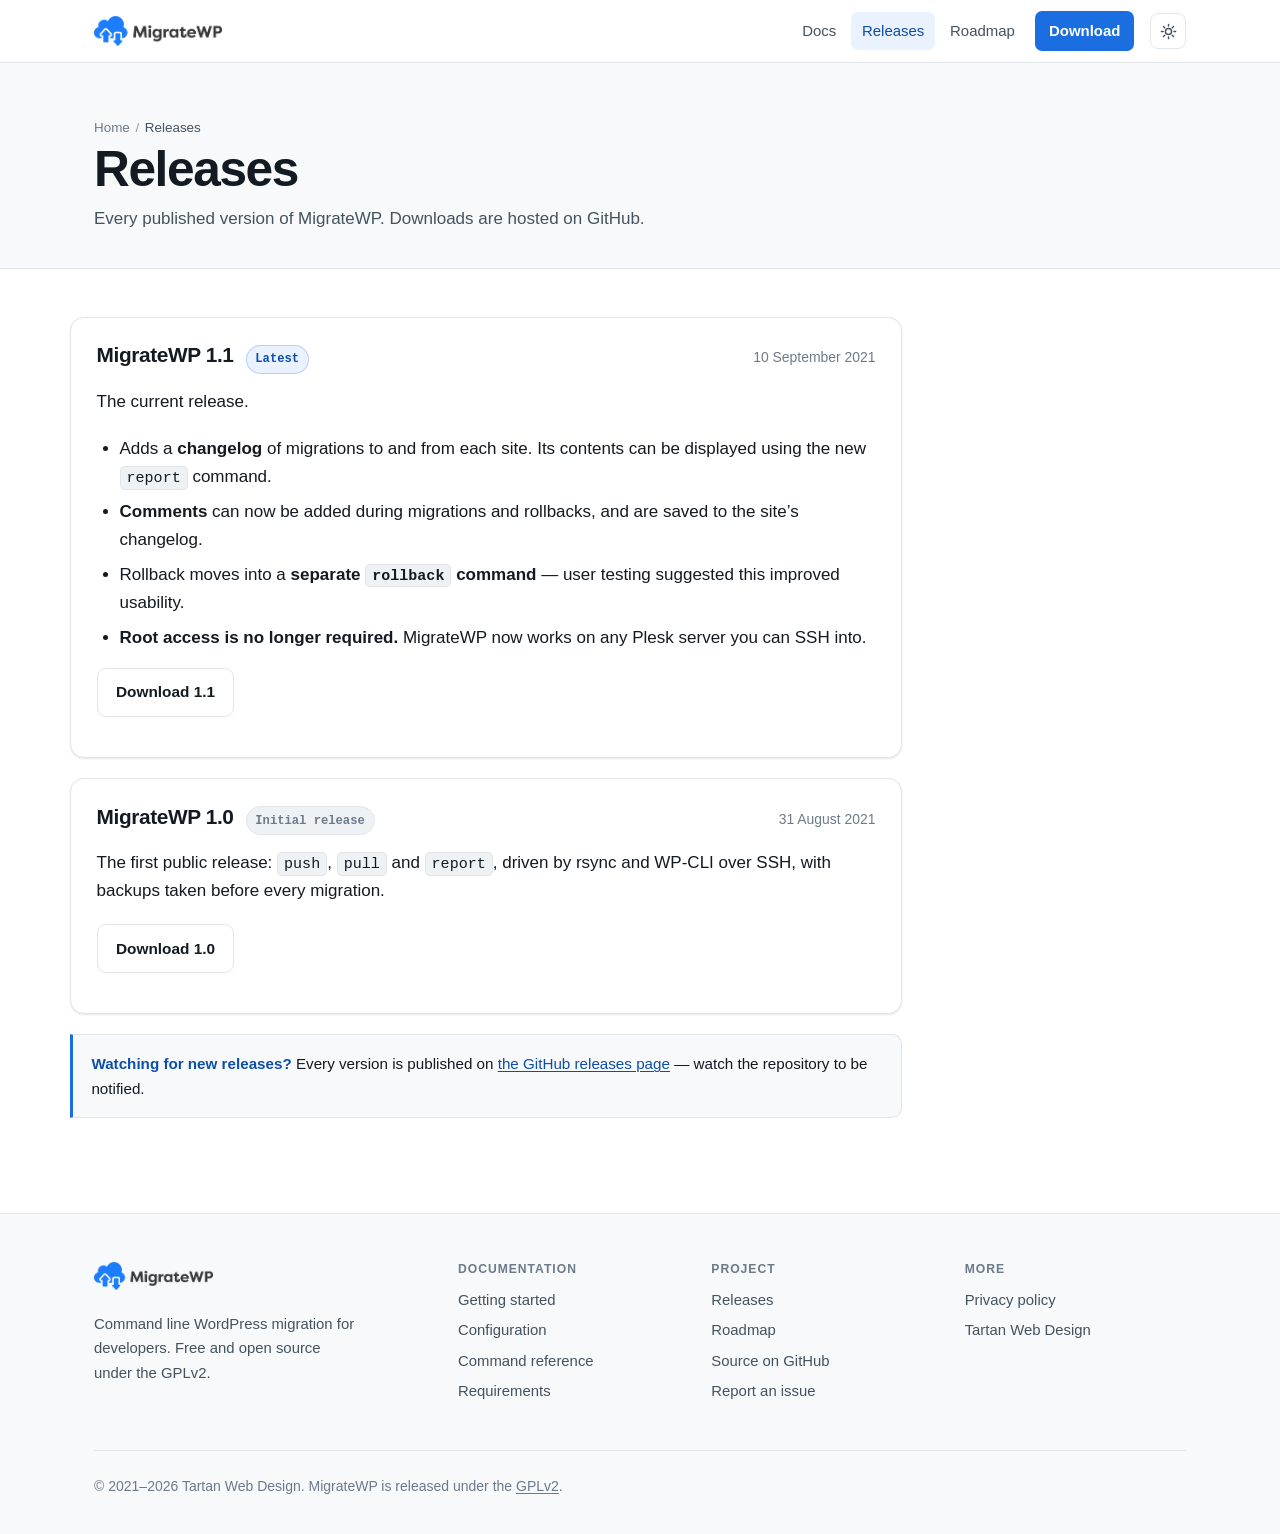
<file: releases/index.html>
<!DOCTYPE html>
<html lang="en-GB">
<head>
<meta charset="utf-8">
<meta name="viewport" content="width=device-width, initial-scale=1">
<title>Releases — MigrateWP</title>
<meta name="description" content="Release history for MigrateWP, the command line WordPress migration tool from Tartan Web Design.">
<link rel="canonical" href="https://migratewp.org/releases/">
<meta property="og:type" content="website">
<meta property="og:site_name" content="MigrateWP">
<meta property="og:title" content="Releases — MigrateWP">
<meta property="og:description" content="Release history for MigrateWP, the command line WordPress migration tool from Tartan Web Design.">
<meta property="og:url" content="https://migratewp.org/releases/">
<meta name="twitter:card" content="summary">
<link rel="icon" href="/assets/img/favicon.png" type="image/png">
<link rel="stylesheet" href="/assets/css/style.css">
<script>
/* Apply the saved theme before first paint to avoid a flash. */
(function(){try{var t=localStorage.getItem('mwp-theme');if(t==='dark'||t==='light'){document.documentElement.setAttribute('data-theme',t);}}catch(e){}})();
</script>
</head>
<body>
<a class="skip-link" href="#main">Skip to content</a>

<header class="site-header">
  <div class="wrap">
    <a class="brand" href="/" aria-label="MigrateWP — home">
      <img class="logo-light" src="/assets/img/logo.png" alt="MigrateWP" width="545" height="128">
      <img class="logo-dark" src="/assets/img/logo-dark.png" alt="MigrateWP" width="545" height="128">
    </a>

    <button id="nav-toggle" class="icon-btn" type="button" aria-expanded="false" aria-controls="primary-nav" aria-label="Toggle navigation">
      <svg viewBox="0 0 20 20" fill="none" aria-hidden="true"><path d="M3 5h14M3 10h14M3 15h14" stroke="currentColor" stroke-width="1.8" stroke-linecap="round"/></svg>
    </button>

    <nav id="primary-nav" class="nav" aria-label="Primary">
      <a href="/docs/">Docs</a>
      <a href="/releases/" aria-current="page">Releases</a>
      <a href="/roadmap/">Roadmap</a>
      <a class="nav-cta" href="https://github.com/Tartan-Web-Design/migrateWP/releases" rel="noopener">Download</a>
    </nav>

    <button id="theme-toggle" class="icon-btn" type="button" aria-label="Switch to dark theme">
      <svg class="icon-sun" viewBox="0 0 20 20" fill="none" aria-hidden="true"><circle cx="10" cy="10" r="3.6" stroke="currentColor" stroke-width="1.7"/><path d="M10 1.6v2M10 16.4v2M18.4 10h-2M3.6 10h-2M15.9 4.1l-1.4 1.4M5.5 14.5l-1.4 1.4M15.9 15.9l-1.4-1.4M5.5 5.5L4.1 4.1" stroke="currentColor" stroke-width="1.7" stroke-linecap="round"/></svg>
      <svg class="icon-moon" viewBox="0 0 20 20" fill="none" aria-hidden="true"><path d="M16.5 12.4A7 7 0 017.6 3.5a7 7 0 108.9 8.9z" stroke="currentColor" stroke-width="1.7" stroke-linejoin="round"/></svg>
    </button>
  </div>
</header>

<main id="main">
<div class="page-head">
  <div class="wrap">
    <p class="breadcrumb"><a href="/">Home</a><span>/</span>Releases</p>
    <h1>Releases</h1>
    <p>Every published version of MigrateWP. Downloads are hosted on GitHub.</p>
  </div>
</div>

<div class="wrap" style="padding:clamp(2rem,4vw,3rem) 0 4.5rem">
  <div style="max-width:52rem">

    <article class="release">
      <div class="release-head">
        <h2>MigrateWP 1.1</h2>
        <span class="tag">Latest</span>
        <time datetime="2021-09-10">10 September 2021</time>
      </div>
      <p>The current release.</p>
      <ul>
        <li>Adds a <strong>changelog</strong> of migrations to and from each site. Its contents can be displayed using the new <code>report</code> command.</li>
        <li><strong>Comments</strong> can now be added during migrations and rollbacks, and are saved to the site&rsquo;s changelog.</li>
        <li>Rollback moves into a <strong>separate <code>rollback</code> command</strong> &mdash; user testing suggested this improved usability.</li>
        <li><strong>Root access is no longer required.</strong> MigrateWP now works on any Plesk server you can SSH into.</li>
      </ul>
      <p>
        <a class="btn btn-ghost" href="https://github.com/Tartan-Web-Design/migrateWP/releases/tag/v1.1" rel="noopener">Download 1.1</a>
      </p>
    </article>

    <article class="release">
      <div class="release-head">
        <h2>MigrateWP 1.0</h2>
        <span class="tag tag-muted">Initial release</span>
        <time datetime="2021-08-31">31 August 2021</time>
      </div>
      <!-- TODO: paste the 1.0 release notes from the old WordPress site here. -->
      <p>The first public release: <code>push</code>, <code>pull</code> and <code>report</code>, driven by rsync and WP-CLI over SSH, with backups taken before every migration.</p>
      <p>
        <a class="btn btn-ghost" href="https://github.com/Tartan-Web-Design/migrateWP/releases/tag/v1.0" rel="noopener">Download 1.0</a>
      </p>
    </article>

    <div class="note">
      <p><strong>Watching for new releases?</strong> Every version is published on <a href="https://github.com/Tartan-Web-Design/migrateWP/releases" rel="noopener">the GitHub releases page</a> &mdash; watch the repository to be notified.</p>
    </div>

  </div>
</div>
</main>

<footer class="site-footer">
  <div class="wrap">
    <div class="footer-grid">
      <div>
        <a class="brand" href="/" aria-label="MigrateWP — home">
          <img class="logo-light" src="/assets/img/logo.png" alt="MigrateWP" width="545" height="128">
          <img class="logo-dark" src="/assets/img/logo-dark.png" alt="MigrateWP" width="545" height="128">
        </a>
        <p class="footer-blurb">Command line WordPress migration for developers. Free and open source under the GPLv2.</p>
      </div>
      <div>
        <h2>Documentation</h2>
        <ul>
          <li><a href="/docs/getting-started/">Getting started</a></li>
          <li><a href="/docs/configuration/">Configuration</a></li>
          <li><a href="/docs/commands/">Command reference</a></li>
          <li><a href="/docs/requirements/">Requirements</a></li>
        </ul>
      </div>
      <div>
        <h2>Project</h2>
        <ul>
          <li><a href="/releases/">Releases</a></li>
          <li><a href="/roadmap/">Roadmap</a></li>
          <li><a href="https://github.com/Tartan-Web-Design/migrateWP" rel="noopener">Source on GitHub</a></li>
          <li><a href="https://github.com/Tartan-Web-Design/migrateWP/issues" rel="noopener">Report an issue</a></li>
        </ul>
      </div>
      <div>
        <h2>More</h2>
        <ul>
          <li><a href="/privacy-policy/">Privacy policy</a></li>
          <li><a href="https://tartanwebdesign.net" rel="noopener">Tartan Web Design</a></li>
        </ul>
      </div>
    </div>
    <div class="footer-base">
      <p style="margin:0">&copy; 2021&ndash;2026 Tartan Web Design. MigrateWP is released under the <a href="https://github.com/Tartan-Web-Design/migrateWP/blob/master/LICENSE" rel="noopener">GPLv2</a>.</p>
    </div>
  </div>
</footer>

<script src="/assets/js/main.js" defer></script>
</body>
</html>
</file>
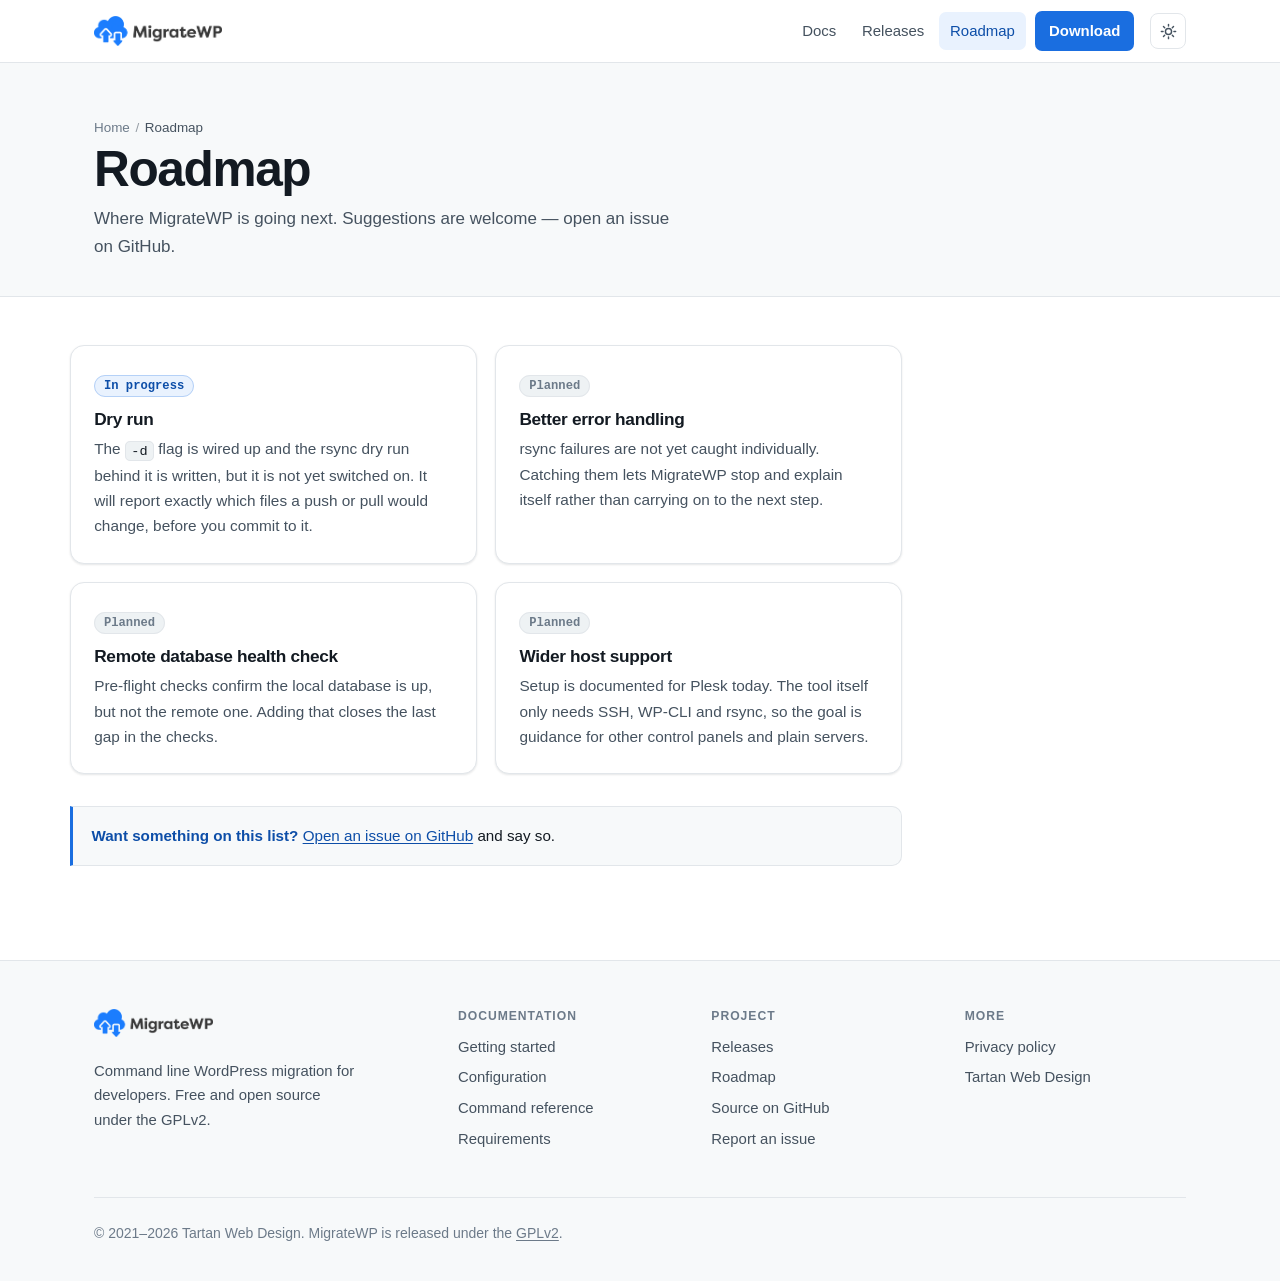
<file: roadmap/index.html>
<!DOCTYPE html>
<html lang="en-GB">
<head>
<meta charset="utf-8">
<meta name="viewport" content="width=device-width, initial-scale=1">
<title>Roadmap — MigrateWP</title>
<meta name="description" content="What is planned next for MigrateWP, the command line WordPress migration tool.">
<link rel="canonical" href="https://migratewp.org/roadmap/">
<meta property="og:type" content="website">
<meta property="og:site_name" content="MigrateWP">
<meta property="og:title" content="Roadmap — MigrateWP">
<meta property="og:description" content="What is planned next for MigrateWP, the command line WordPress migration tool.">
<meta property="og:url" content="https://migratewp.org/roadmap/">
<meta name="twitter:card" content="summary">
<link rel="icon" href="/assets/img/favicon.png" type="image/png">
<link rel="stylesheet" href="/assets/css/style.css">
<script>
/* Apply the saved theme before first paint to avoid a flash. */
(function(){try{var t=localStorage.getItem('mwp-theme');if(t==='dark'||t==='light'){document.documentElement.setAttribute('data-theme',t);}}catch(e){}})();
</script>
</head>
<body>
<a class="skip-link" href="#main">Skip to content</a>

<header class="site-header">
  <div class="wrap">
    <a class="brand" href="/" aria-label="MigrateWP — home">
      <img class="logo-light" src="/assets/img/logo.png" alt="MigrateWP" width="545" height="128">
      <img class="logo-dark" src="/assets/img/logo-dark.png" alt="MigrateWP" width="545" height="128">
    </a>

    <button id="nav-toggle" class="icon-btn" type="button" aria-expanded="false" aria-controls="primary-nav" aria-label="Toggle navigation">
      <svg viewBox="0 0 20 20" fill="none" aria-hidden="true"><path d="M3 5h14M3 10h14M3 15h14" stroke="currentColor" stroke-width="1.8" stroke-linecap="round"/></svg>
    </button>

    <nav id="primary-nav" class="nav" aria-label="Primary">
      <a href="/docs/">Docs</a>
      <a href="/releases/">Releases</a>
      <a href="/roadmap/" aria-current="page">Roadmap</a>
      <a class="nav-cta" href="https://github.com/Tartan-Web-Design/migrateWP/releases" rel="noopener">Download</a>
    </nav>

    <button id="theme-toggle" class="icon-btn" type="button" aria-label="Switch to dark theme">
      <svg class="icon-sun" viewBox="0 0 20 20" fill="none" aria-hidden="true"><circle cx="10" cy="10" r="3.6" stroke="currentColor" stroke-width="1.7"/><path d="M10 1.6v2M10 16.4v2M18.4 10h-2M3.6 10h-2M15.9 4.1l-1.4 1.4M5.5 14.5l-1.4 1.4M15.9 15.9l-1.4-1.4M5.5 5.5L4.1 4.1" stroke="currentColor" stroke-width="1.7" stroke-linecap="round"/></svg>
      <svg class="icon-moon" viewBox="0 0 20 20" fill="none" aria-hidden="true"><path d="M16.5 12.4A7 7 0 017.6 3.5a7 7 0 108.9 8.9z" stroke="currentColor" stroke-width="1.7" stroke-linejoin="round"/></svg>
    </button>
  </div>
</header>

<main id="main">
<div class="page-head">
  <div class="wrap">
    <p class="breadcrumb"><a href="/">Home</a><span>/</span>Roadmap</p>
    <h1>Roadmap</h1>
    <p>Where MigrateWP is going next. Suggestions are welcome &mdash; open an issue on GitHub.</p>
  </div>
</div>

<div class="wrap" style="padding:clamp(2rem,4vw,3rem) 0 4.5rem">
  <div style="max-width:52rem">

    <!-- TODO: reconcile this list against the roadmap on the old WordPress site. -->

    <div class="grid grid-2" style="margin-bottom:2rem">
      <div class="card">
        <span class="tag">In progress</span>
        <h3 style="margin-top:.7rem">Dry run</h3>
        <p>The <code>-d</code> flag is wired up and the rsync dry run behind it is written, but it is not yet switched on. It will report exactly which files a push or pull would change, before you commit to it.</p>
      </div>
      <div class="card">
        <span class="tag tag-muted">Planned</span>
        <h3 style="margin-top:.7rem">Better error handling</h3>
        <p>rsync failures are not yet caught individually. Catching them lets MigrateWP stop and explain itself rather than carrying on to the next step.</p>
      </div>
      <div class="card">
        <span class="tag tag-muted">Planned</span>
        <h3 style="margin-top:.7rem">Remote database health check</h3>
        <p>Pre-flight checks confirm the local database is up, but not the remote one. Adding that closes the last gap in the checks.</p>
      </div>
      <div class="card">
        <span class="tag tag-muted">Planned</span>
        <h3 style="margin-top:.7rem">Wider host support</h3>
        <p>Setup is documented for Plesk today. The tool itself only needs SSH, WP-CLI and rsync, so the goal is guidance for other control panels and plain servers.</p>
      </div>
    </div>

    <div class="note">
      <p><strong>Want something on this list?</strong> <a href="https://github.com/Tartan-Web-Design/migrateWP/issues" rel="noopener">Open an issue on GitHub</a> and say so.</p>
    </div>

  </div>
</div>
</main>

<footer class="site-footer">
  <div class="wrap">
    <div class="footer-grid">
      <div>
        <a class="brand" href="/" aria-label="MigrateWP — home">
          <img class="logo-light" src="/assets/img/logo.png" alt="MigrateWP" width="545" height="128">
          <img class="logo-dark" src="/assets/img/logo-dark.png" alt="MigrateWP" width="545" height="128">
        </a>
        <p class="footer-blurb">Command line WordPress migration for developers. Free and open source under the GPLv2.</p>
      </div>
      <div>
        <h2>Documentation</h2>
        <ul>
          <li><a href="/docs/getting-started/">Getting started</a></li>
          <li><a href="/docs/configuration/">Configuration</a></li>
          <li><a href="/docs/commands/">Command reference</a></li>
          <li><a href="/docs/requirements/">Requirements</a></li>
        </ul>
      </div>
      <div>
        <h2>Project</h2>
        <ul>
          <li><a href="/releases/">Releases</a></li>
          <li><a href="/roadmap/">Roadmap</a></li>
          <li><a href="https://github.com/Tartan-Web-Design/migrateWP" rel="noopener">Source on GitHub</a></li>
          <li><a href="https://github.com/Tartan-Web-Design/migrateWP/issues" rel="noopener">Report an issue</a></li>
        </ul>
      </div>
      <div>
        <h2>More</h2>
        <ul>
          <li><a href="/privacy-policy/">Privacy policy</a></li>
          <li><a href="https://tartanwebdesign.net" rel="noopener">Tartan Web Design</a></li>
        </ul>
      </div>
    </div>
    <div class="footer-base">
      <p style="margin:0">&copy; 2021&ndash;2026 Tartan Web Design. MigrateWP is released under the <a href="https://github.com/Tartan-Web-Design/migrateWP/blob/master/LICENSE" rel="noopener">GPLv2</a>.</p>
    </div>
  </div>
</footer>

<script src="/assets/js/main.js" defer></script>
</body>
</html>
</file>
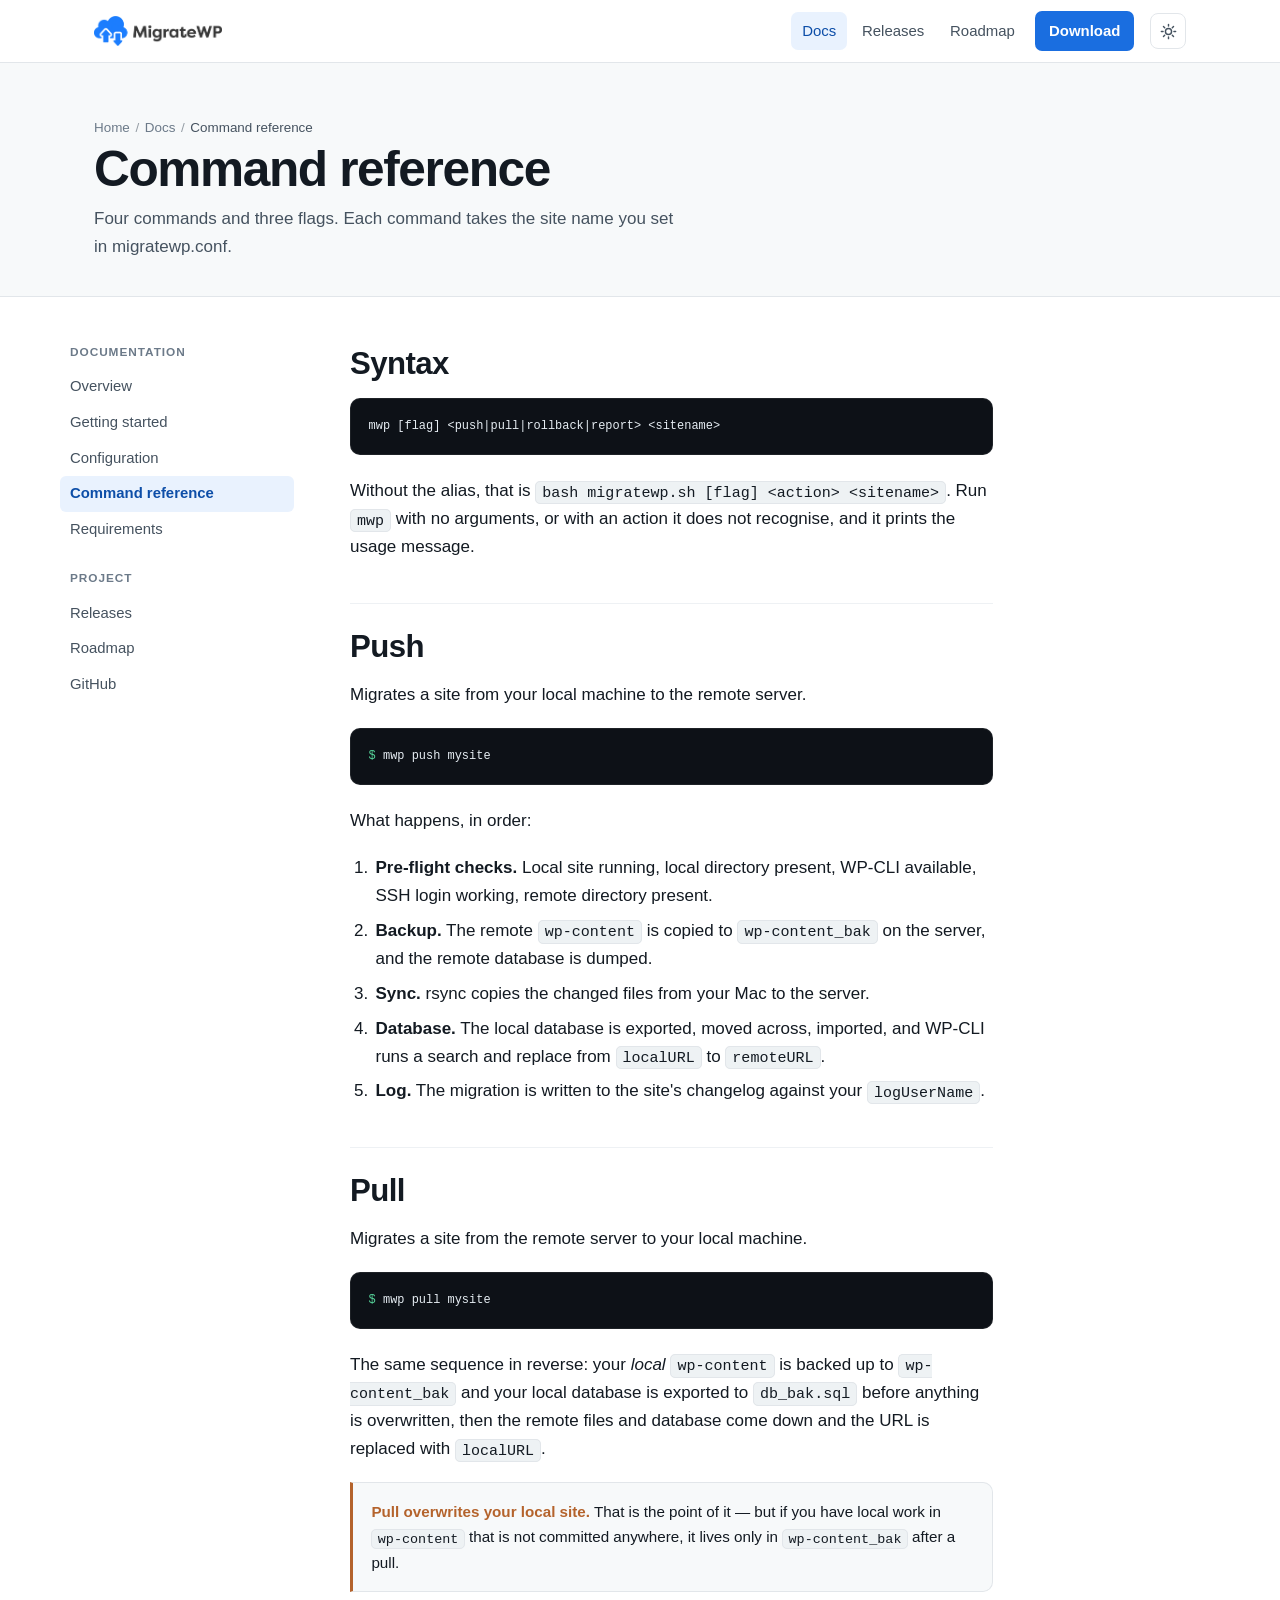
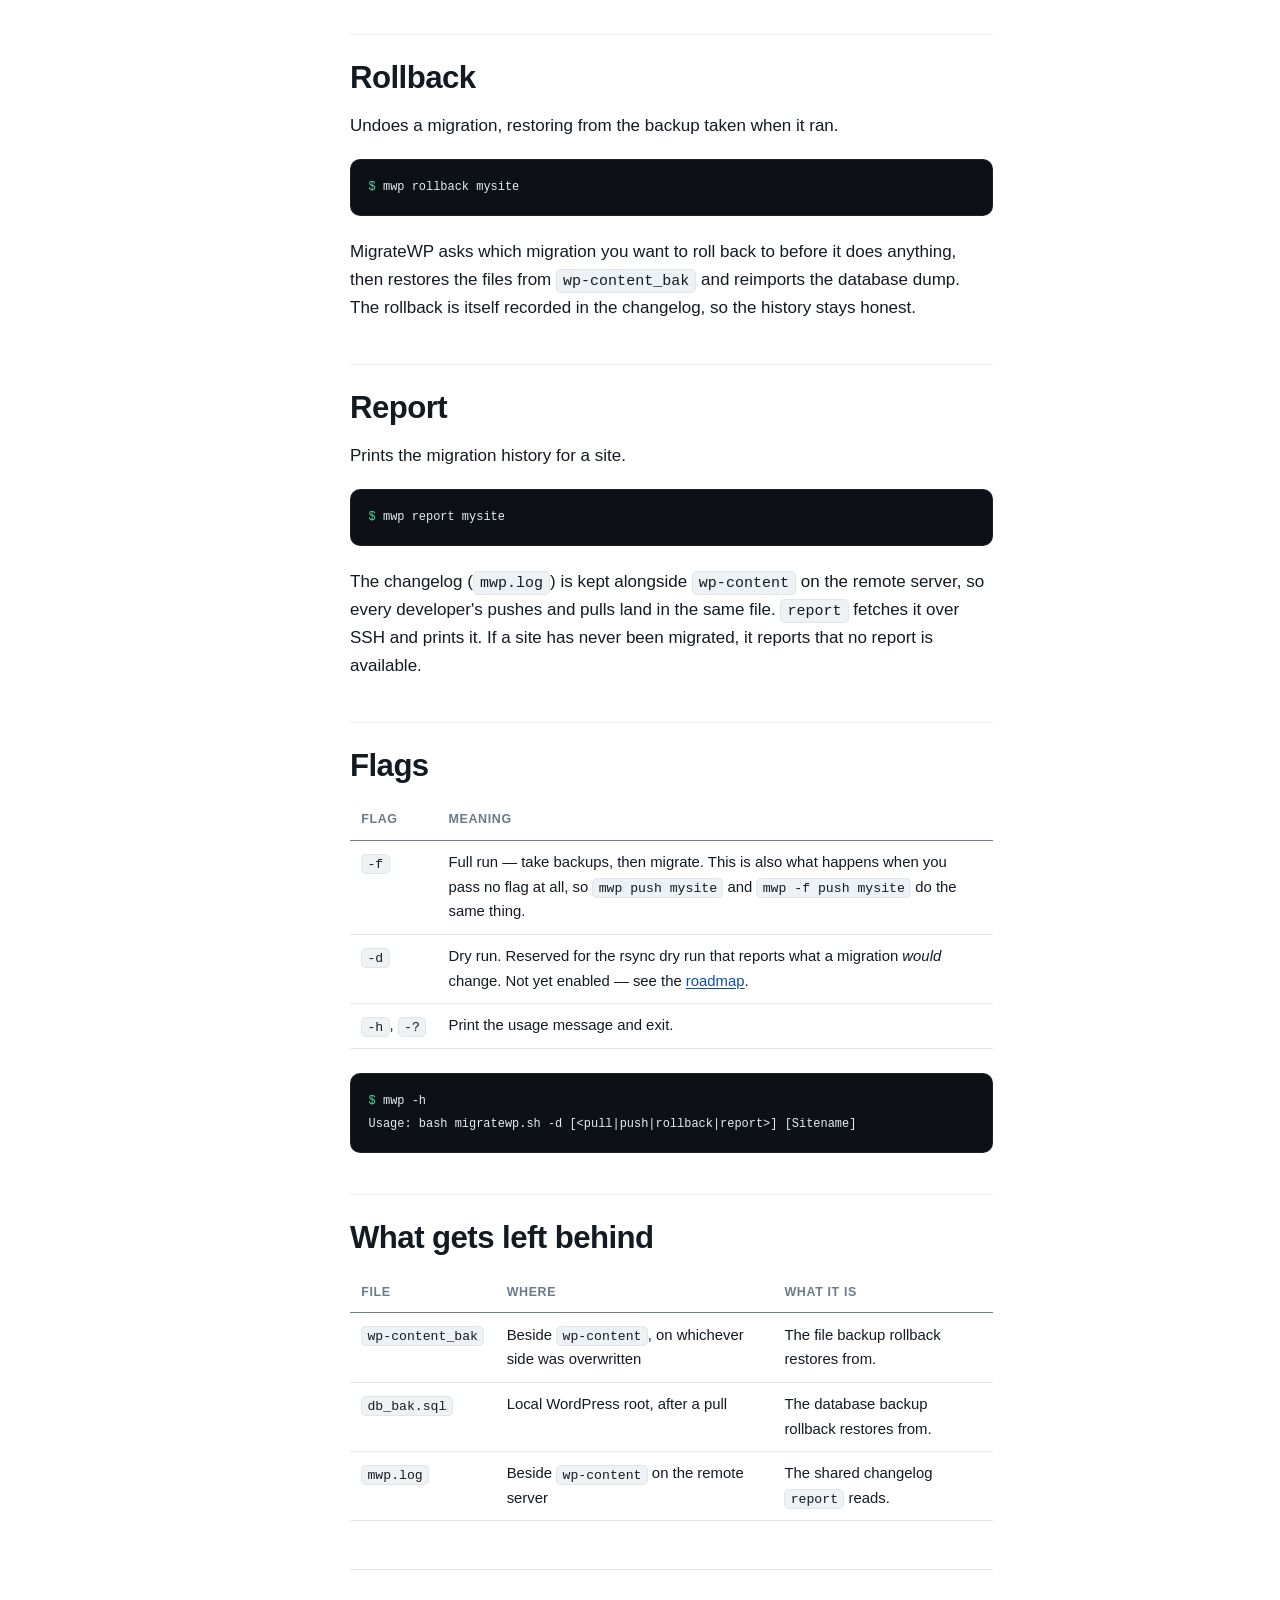
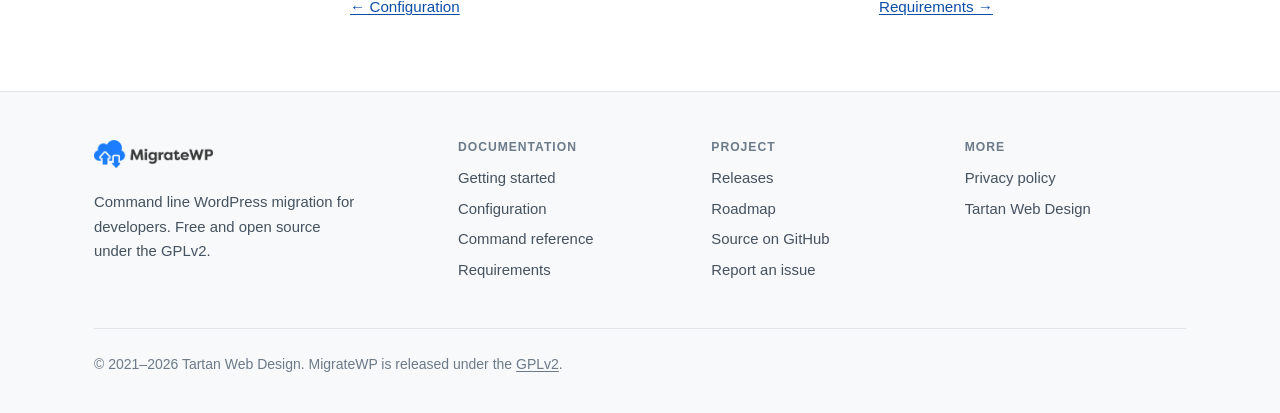
<file: docs/commands/index.html>
<!DOCTYPE html>
<html lang="en-GB">
<head>
<meta charset="utf-8">
<meta name="viewport" content="width=device-width, initial-scale=1">
<title>Command reference — MigrateWP</title>
<meta name="description" content="Reference for the MigrateWP commands push, pull, rollback and report, and the -f, -d and -h flags.">
<link rel="canonical" href="https://migratewp.org/docs/commands/">
<meta property="og:type" content="website">
<meta property="og:site_name" content="MigrateWP">
<meta property="og:title" content="Command reference — MigrateWP">
<meta property="og:description" content="Reference for the MigrateWP commands push, pull, rollback and report, and the -f, -d and -h flags.">
<meta property="og:url" content="https://migratewp.org/docs/commands/">
<meta name="twitter:card" content="summary">
<link rel="icon" href="/assets/img/favicon.png" type="image/png">
<link rel="stylesheet" href="/assets/css/style.css">
<script>
/* Apply the saved theme before first paint to avoid a flash. */
(function(){try{var t=localStorage.getItem('mwp-theme');if(t==='dark'||t==='light'){document.documentElement.setAttribute('data-theme',t);}}catch(e){}})();
</script>
</head>
<body>
<a class="skip-link" href="#main">Skip to content</a>

<header class="site-header">
  <div class="wrap">
    <a class="brand" href="/" aria-label="MigrateWP — home">
      <img class="logo-light" src="/assets/img/logo.png" alt="MigrateWP" width="545" height="128">
      <img class="logo-dark" src="/assets/img/logo-dark.png" alt="MigrateWP" width="545" height="128">
    </a>

    <button id="nav-toggle" class="icon-btn" type="button" aria-expanded="false" aria-controls="primary-nav" aria-label="Toggle navigation">
      <svg viewBox="0 0 20 20" fill="none" aria-hidden="true"><path d="M3 5h14M3 10h14M3 15h14" stroke="currentColor" stroke-width="1.8" stroke-linecap="round"/></svg>
    </button>

    <nav id="primary-nav" class="nav" aria-label="Primary">
      <a href="/docs/" aria-current="page">Docs</a>
      <a href="/releases/">Releases</a>
      <a href="/roadmap/">Roadmap</a>
      <a class="nav-cta" href="https://github.com/Tartan-Web-Design/migrateWP/releases" rel="noopener">Download</a>
    </nav>

    <button id="theme-toggle" class="icon-btn" type="button" aria-label="Switch to dark theme">
      <svg class="icon-sun" viewBox="0 0 20 20" fill="none" aria-hidden="true"><circle cx="10" cy="10" r="3.6" stroke="currentColor" stroke-width="1.7"/><path d="M10 1.6v2M10 16.4v2M18.4 10h-2M3.6 10h-2M15.9 4.1l-1.4 1.4M5.5 14.5l-1.4 1.4M15.9 15.9l-1.4-1.4M5.5 5.5L4.1 4.1" stroke="currentColor" stroke-width="1.7" stroke-linecap="round"/></svg>
      <svg class="icon-moon" viewBox="0 0 20 20" fill="none" aria-hidden="true"><path d="M16.5 12.4A7 7 0 017.6 3.5a7 7 0 108.9 8.9z" stroke="currentColor" stroke-width="1.7" stroke-linejoin="round"/></svg>
    </button>
  </div>
</header>

<main id="main">
<div class="page-head">
  <div class="wrap">
    <p class="breadcrumb"><a href="/">Home</a><span>/</span><a href="/docs/">Docs</a><span>/</span>Command reference</p>
    <h1>Command reference</h1>
    <p>Four commands and three flags. Each command takes the site name you set in migratewp.conf.</p>
  </div>
</div>

<div class="wrap docs-layout">
  <nav class="docs-nav" aria-label="Documentation">
    <h2>Documentation</h2>
    <ul>
      <li><a href="/docs/">Overview</a></li>
      <li><a href="/docs/getting-started/">Getting started</a></li>
      <li><a href="/docs/configuration/">Configuration</a></li>
      <li><a href="/docs/commands/" aria-current="page">Command reference</a></li>
      <li><a href="/docs/requirements/">Requirements</a></li>
    </ul>
    <h2>Project</h2>
    <ul>
      <li><a href="/releases/">Releases</a></li>
      <li><a href="/roadmap/">Roadmap</a></li>
      <li><a href="https://github.com/Tartan-Web-Design/migrateWP" rel="noopener">GitHub</a></li>
    </ul>
  </nav>

  <article class="prose">
<h2>Syntax</h2>

<div class="code"><pre><code>mwp [flag] &lt;push|pull|rollback|report&gt; &lt;sitename&gt;</code></pre></div>

<p>Without the alias, that is <code>bash migratewp.sh [flag] &lt;action&gt; &lt;sitename&gt;</code>. Run <code>mwp</code> with no arguments, or with an action it does not recognise, and it prints the usage message.</p>

<h2 id="push">Push</h2>

<p>Migrates a site from your local machine to the remote server.</p>

<div class="code"><pre><code><span class="p">$ </span>mwp push mysite</code></pre></div>

<p>What happens, in order:</p>

<ol>
  <li><strong>Pre-flight checks.</strong> Local site running, local directory present, WP-CLI available, SSH login working, remote directory present.</li>
  <li><strong>Backup.</strong> The remote <code>wp-content</code> is copied to <code>wp-content_bak</code> on the server, and the remote database is dumped.</li>
  <li><strong>Sync.</strong> rsync copies the changed files from your Mac to the server.</li>
  <li><strong>Database.</strong> The local database is exported, moved across, imported, and WP-CLI runs a search and replace from <code>localURL</code> to <code>remoteURL</code>.</li>
  <li><strong>Log.</strong> The migration is written to the site's changelog against your <code>logUserName</code>.</li>
</ol>

<h2 id="pull">Pull</h2>

<p>Migrates a site from the remote server to your local machine.</p>

<div class="code"><pre><code><span class="p">$ </span>mwp pull mysite</code></pre></div>

<p>The same sequence in reverse: your <em>local</em> <code>wp-content</code> is backed up to <code>wp-content_bak</code> and your local database is exported to <code>db_bak.sql</code> before anything is overwritten, then the remote files and database come down and the URL is replaced with <code>localURL</code>.</p>

<div class="note warn">
  <p><strong>Pull overwrites your local site.</strong> That is the point of it &mdash; but if you have local work in <code>wp-content</code> that is not committed anywhere, it lives only in <code>wp-content_bak</code> after a pull.</p>
</div>

<h2 id="rollback">Rollback</h2>

<p>Undoes a migration, restoring from the backup taken when it ran.</p>

<div class="code"><pre><code><span class="p">$ </span>mwp rollback mysite</code></pre></div>

<p>MigrateWP asks which migration you want to roll back to before it does anything, then restores the files from <code>wp-content_bak</code> and reimports the database dump. The rollback is itself recorded in the changelog, so the history stays honest.</p>

<h2 id="report">Report</h2>

<p>Prints the migration history for a site.</p>

<div class="code"><pre><code><span class="p">$ </span>mwp report mysite</code></pre></div>

<p>The changelog (<code>mwp.log</code>) is kept alongside <code>wp-content</code> on the remote server, so every developer's pushes and pulls land in the same file. <code>report</code> fetches it over SSH and prints it. If a site has never been migrated, it reports that no report is available.</p>

<h2>Flags</h2>

<div class="table-scroll">
<table>
  <thead>
    <tr><th>Flag</th><th>Meaning</th></tr>
  </thead>
  <tbody>
    <tr>
      <td><code>-f</code></td>
      <td>Full run &mdash; take backups, then migrate. This is also what happens when you pass no flag at all, so <code>mwp push mysite</code> and <code>mwp -f push mysite</code> do the same thing.</td>
    </tr>
    <tr>
      <td><code>-d</code></td>
      <td>Dry run. Reserved for the rsync dry run that reports what a migration <em>would</em> change. Not yet enabled &mdash; see the <a href="/roadmap/">roadmap</a>.</td>
    </tr>
    <tr>
      <td><code>-h</code>, <code>-?</code></td>
      <td>Print the usage message and exit.</td>
    </tr>
  </tbody>
</table>
</div>

<div class="code"><pre><code><span class="p">$ </span>mwp -h
Usage: bash migratewp.sh -d [&lt;pull|push|rollback|report&gt;] [Sitename]</code></pre></div>

<h2>What gets left behind</h2>

<div class="table-scroll">
<table>
  <thead>
    <tr><th>File</th><th>Where</th><th>What it is</th></tr>
  </thead>
  <tbody>
    <tr><td><code>wp-content_bak</code></td><td>Beside <code>wp-content</code>, on whichever side was overwritten</td><td>The file backup rollback restores from.</td></tr>
    <tr><td><code>db_bak.sql</code></td><td>Local WordPress root, after a pull</td><td>The database backup rollback restores from.</td></tr>
    <tr><td><code>mwp.log</code></td><td>Beside <code>wp-content</code> on the remote server</td><td>The shared changelog <code>report</code> reads.</td></tr>
  </tbody>
</table>
</div>

<div class="next-prev">
  <span><a href="/docs/configuration/">&larr; Configuration</a></span>
  <span><a href="/docs/requirements/">Requirements &rarr;</a></span>
</div>
  </article>
</div>
</main>

<footer class="site-footer">
  <div class="wrap">
    <div class="footer-grid">
      <div>
        <a class="brand" href="/" aria-label="MigrateWP — home">
          <img class="logo-light" src="/assets/img/logo.png" alt="MigrateWP" width="545" height="128">
          <img class="logo-dark" src="/assets/img/logo-dark.png" alt="MigrateWP" width="545" height="128">
        </a>
        <p class="footer-blurb">Command line WordPress migration for developers. Free and open source under the GPLv2.</p>
      </div>
      <div>
        <h2>Documentation</h2>
        <ul>
          <li><a href="/docs/getting-started/">Getting started</a></li>
          <li><a href="/docs/configuration/">Configuration</a></li>
          <li><a href="/docs/commands/">Command reference</a></li>
          <li><a href="/docs/requirements/">Requirements</a></li>
        </ul>
      </div>
      <div>
        <h2>Project</h2>
        <ul>
          <li><a href="/releases/">Releases</a></li>
          <li><a href="/roadmap/">Roadmap</a></li>
          <li><a href="https://github.com/Tartan-Web-Design/migrateWP" rel="noopener">Source on GitHub</a></li>
          <li><a href="https://github.com/Tartan-Web-Design/migrateWP/issues" rel="noopener">Report an issue</a></li>
        </ul>
      </div>
      <div>
        <h2>More</h2>
        <ul>
          <li><a href="/privacy-policy/">Privacy policy</a></li>
          <li><a href="https://tartanwebdesign.net" rel="noopener">Tartan Web Design</a></li>
        </ul>
      </div>
    </div>
    <div class="footer-base">
      <p style="margin:0">&copy; 2021&ndash;2026 Tartan Web Design. MigrateWP is released under the <a href="https://github.com/Tartan-Web-Design/migrateWP/blob/master/LICENSE" rel="noopener">GPLv2</a>.</p>
    </div>
  </div>
</footer>

<script src="/assets/js/main.js" defer></script>
</body>
</html>
</file>
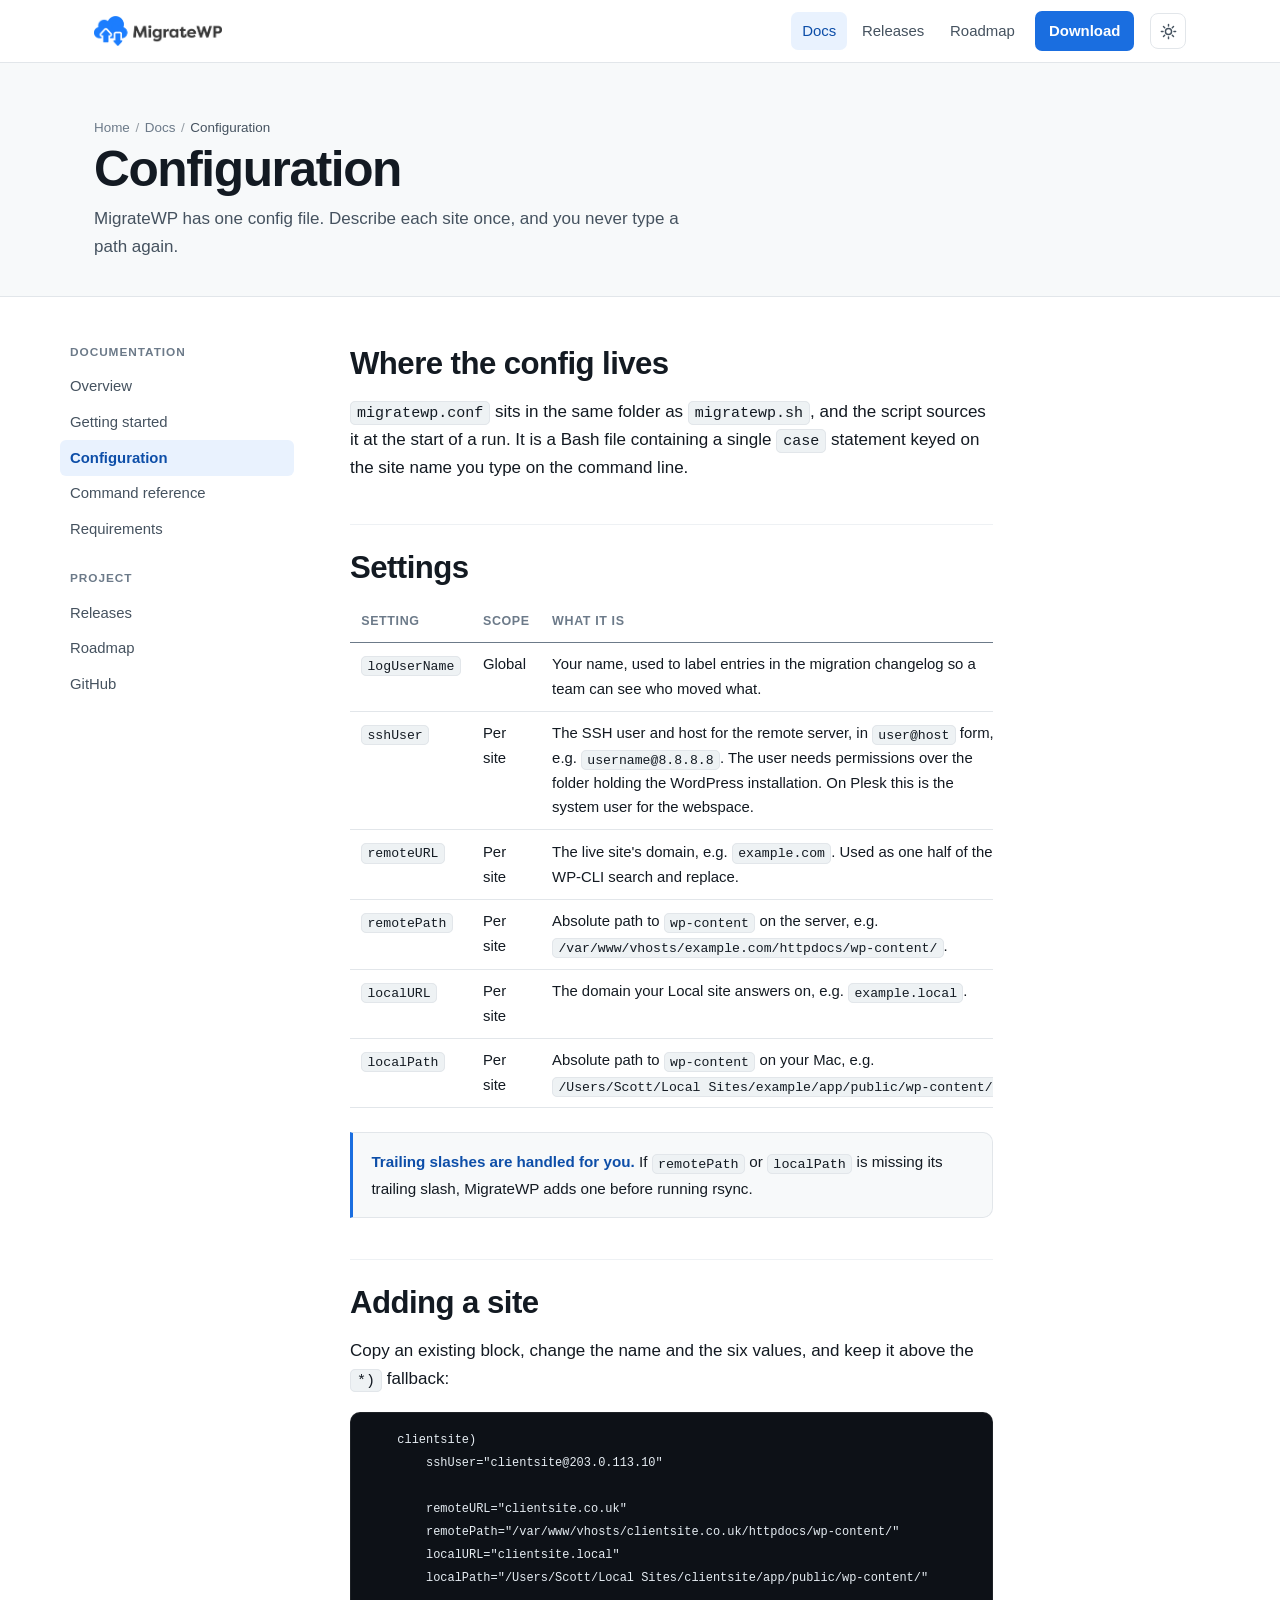
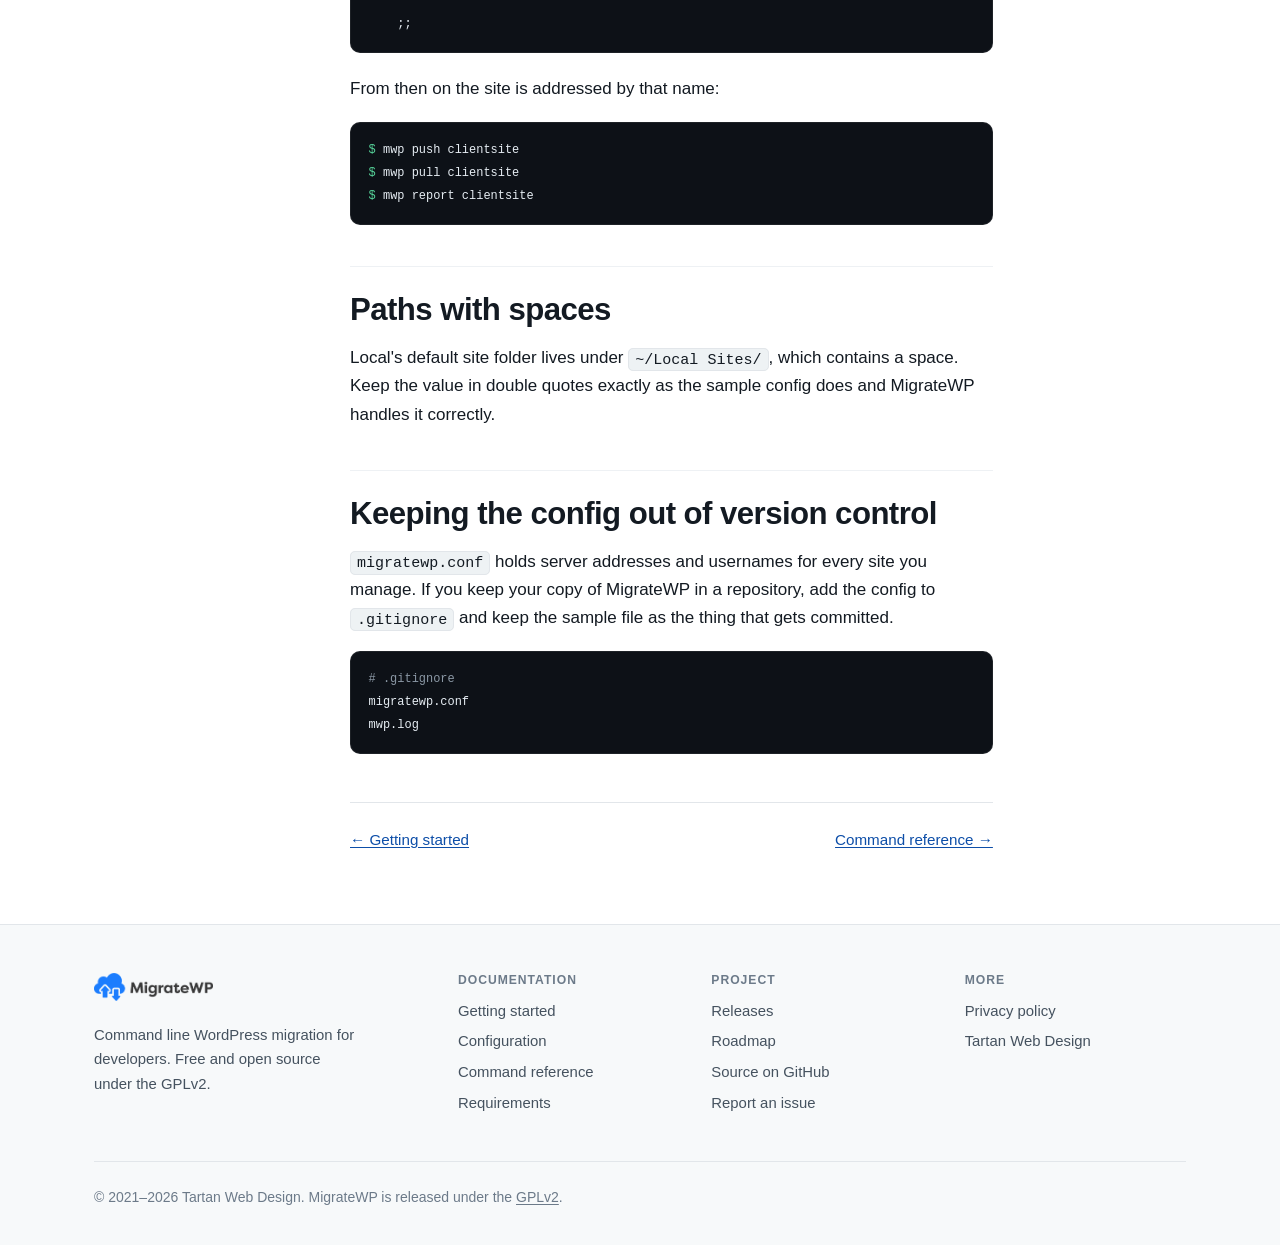
<file: docs/configuration/index.html>
<!DOCTYPE html>
<html lang="en-GB">
<head>
<meta charset="utf-8">
<meta name="viewport" content="width=device-width, initial-scale=1">
<title>Configuration — MigrateWP</title>
<meta name="description" content="A reference for every setting in migratewp.conf: logUserName, sshUser, remoteURL, remotePath, localURL and localPath.">
<link rel="canonical" href="https://migratewp.org/docs/configuration/">
<meta property="og:type" content="website">
<meta property="og:site_name" content="MigrateWP">
<meta property="og:title" content="Configuration — MigrateWP">
<meta property="og:description" content="A reference for every setting in migratewp.conf: logUserName, sshUser, remoteURL, remotePath, localURL and localPath.">
<meta property="og:url" content="https://migratewp.org/docs/configuration/">
<meta name="twitter:card" content="summary">
<link rel="icon" href="/assets/img/favicon.png" type="image/png">
<link rel="stylesheet" href="/assets/css/style.css">
<script>
/* Apply the saved theme before first paint to avoid a flash. */
(function(){try{var t=localStorage.getItem('mwp-theme');if(t==='dark'||t==='light'){document.documentElement.setAttribute('data-theme',t);}}catch(e){}})();
</script>
</head>
<body>
<a class="skip-link" href="#main">Skip to content</a>

<header class="site-header">
  <div class="wrap">
    <a class="brand" href="/" aria-label="MigrateWP — home">
      <img class="logo-light" src="/assets/img/logo.png" alt="MigrateWP" width="545" height="128">
      <img class="logo-dark" src="/assets/img/logo-dark.png" alt="MigrateWP" width="545" height="128">
    </a>

    <button id="nav-toggle" class="icon-btn" type="button" aria-expanded="false" aria-controls="primary-nav" aria-label="Toggle navigation">
      <svg viewBox="0 0 20 20" fill="none" aria-hidden="true"><path d="M3 5h14M3 10h14M3 15h14" stroke="currentColor" stroke-width="1.8" stroke-linecap="round"/></svg>
    </button>

    <nav id="primary-nav" class="nav" aria-label="Primary">
      <a href="/docs/" aria-current="page">Docs</a>
      <a href="/releases/">Releases</a>
      <a href="/roadmap/">Roadmap</a>
      <a class="nav-cta" href="https://github.com/Tartan-Web-Design/migrateWP/releases" rel="noopener">Download</a>
    </nav>

    <button id="theme-toggle" class="icon-btn" type="button" aria-label="Switch to dark theme">
      <svg class="icon-sun" viewBox="0 0 20 20" fill="none" aria-hidden="true"><circle cx="10" cy="10" r="3.6" stroke="currentColor" stroke-width="1.7"/><path d="M10 1.6v2M10 16.4v2M18.4 10h-2M3.6 10h-2M15.9 4.1l-1.4 1.4M5.5 14.5l-1.4 1.4M15.9 15.9l-1.4-1.4M5.5 5.5L4.1 4.1" stroke="currentColor" stroke-width="1.7" stroke-linecap="round"/></svg>
      <svg class="icon-moon" viewBox="0 0 20 20" fill="none" aria-hidden="true"><path d="M16.5 12.4A7 7 0 017.6 3.5a7 7 0 108.9 8.9z" stroke="currentColor" stroke-width="1.7" stroke-linejoin="round"/></svg>
    </button>
  </div>
</header>

<main id="main">
<div class="page-head">
  <div class="wrap">
    <p class="breadcrumb"><a href="/">Home</a><span>/</span><a href="/docs/">Docs</a><span>/</span>Configuration</p>
    <h1>Configuration</h1>
    <p>MigrateWP has one config file. Describe each site once, and you never type a path again.</p>
  </div>
</div>

<div class="wrap docs-layout">
  <nav class="docs-nav" aria-label="Documentation">
    <h2>Documentation</h2>
    <ul>
      <li><a href="/docs/">Overview</a></li>
      <li><a href="/docs/getting-started/">Getting started</a></li>
      <li><a href="/docs/configuration/" aria-current="page">Configuration</a></li>
      <li><a href="/docs/commands/">Command reference</a></li>
      <li><a href="/docs/requirements/">Requirements</a></li>
    </ul>
    <h2>Project</h2>
    <ul>
      <li><a href="/releases/">Releases</a></li>
      <li><a href="/roadmap/">Roadmap</a></li>
      <li><a href="https://github.com/Tartan-Web-Design/migrateWP" rel="noopener">GitHub</a></li>
    </ul>
  </nav>

  <article class="prose">
<h2>Where the config lives</h2>

<p><code>migratewp.conf</code> sits in the same folder as <code>migratewp.sh</code>, and the script sources it at the start of a run. It is a Bash file containing a single <code>case</code> statement keyed on the site name you type on the command line.</p>

<h2>Settings</h2>

<div class="table-scroll">
<table>
  <thead>
    <tr><th>Setting</th><th>Scope</th><th>What it is</th></tr>
  </thead>
  <tbody>
    <tr>
      <td><code>logUserName</code></td>
      <td>Global</td>
      <td>Your name, used to label entries in the migration changelog so a team can see who moved what.</td>
    </tr>
    <tr>
      <td><code>sshUser</code></td>
      <td>Per site</td>
      <td>The SSH user and host for the remote server, in <code>user@host</code> form, e.g. <code>username@8.8.8.8</code>. The user needs permissions over the folder holding the WordPress installation. On Plesk this is the system user for the webspace.</td>
    </tr>
    <tr>
      <td><code>remoteURL</code></td>
      <td>Per site</td>
      <td>The live site's domain, e.g. <code>example.com</code>. Used as one half of the WP-CLI search and replace.</td>
    </tr>
    <tr>
      <td><code>remotePath</code></td>
      <td>Per site</td>
      <td>Absolute path to <code>wp-content</code> on the server, e.g. <code>/var/www/vhosts/example.com/httpdocs/wp-content/</code>.</td>
    </tr>
    <tr>
      <td><code>localURL</code></td>
      <td>Per site</td>
      <td>The domain your Local site answers on, e.g. <code>example.local</code>.</td>
    </tr>
    <tr>
      <td><code>localPath</code></td>
      <td>Per site</td>
      <td>Absolute path to <code>wp-content</code> on your Mac, e.g. <code>/Users/Scott/Local Sites/example/app/public/wp-content/</code>.</td>
    </tr>
  </tbody>
</table>
</div>

<div class="note">
  <p><strong>Trailing slashes are handled for you.</strong> If <code>remotePath</code> or <code>localPath</code> is missing its trailing slash, MigrateWP adds one before running rsync.</p>
</div>

<h2>Adding a site</h2>

<p>Copy an existing block, change the name and the six values, and keep it above the <code>*)</code> fallback:</p>

<div class="code"><pre><code>    clientsite)
        sshUser="clientsite@203.0.113.10"

        remoteURL="clientsite.co.uk"
        remotePath="/var/www/vhosts/clientsite.co.uk/httpdocs/wp-content/"
        localURL="clientsite.local"
        localPath="/Users/Scott/Local Sites/clientsite/app/public/wp-content/"

    ;;</code></pre></div>

<p>From then on the site is addressed by that name:</p>

<div class="code"><pre><code><span class="p">$ </span>mwp push clientsite
<span class="p">$ </span>mwp pull clientsite
<span class="p">$ </span>mwp report clientsite</code></pre></div>

<h2>Paths with spaces</h2>

<p>Local's default site folder lives under <code>~/Local Sites/</code>, which contains a space. Keep the value in double quotes exactly as the sample config does and MigrateWP handles it correctly.</p>

<h2>Keeping the config out of version control</h2>

<p><code>migratewp.conf</code> holds server addresses and usernames for every site you manage. If you keep your copy of MigrateWP in a repository, add the config to <code>.gitignore</code> and keep the sample file as the thing that gets committed.</p>

<div class="code"><pre><code><span class="c"># .gitignore</span>
migratewp.conf
mwp.log</code></pre></div>

<div class="next-prev">
  <span><a href="/docs/getting-started/">&larr; Getting started</a></span>
  <span><a href="/docs/commands/">Command reference &rarr;</a></span>
</div>
  </article>
</div>
</main>

<footer class="site-footer">
  <div class="wrap">
    <div class="footer-grid">
      <div>
        <a class="brand" href="/" aria-label="MigrateWP — home">
          <img class="logo-light" src="/assets/img/logo.png" alt="MigrateWP" width="545" height="128">
          <img class="logo-dark" src="/assets/img/logo-dark.png" alt="MigrateWP" width="545" height="128">
        </a>
        <p class="footer-blurb">Command line WordPress migration for developers. Free and open source under the GPLv2.</p>
      </div>
      <div>
        <h2>Documentation</h2>
        <ul>
          <li><a href="/docs/getting-started/">Getting started</a></li>
          <li><a href="/docs/configuration/">Configuration</a></li>
          <li><a href="/docs/commands/">Command reference</a></li>
          <li><a href="/docs/requirements/">Requirements</a></li>
        </ul>
      </div>
      <div>
        <h2>Project</h2>
        <ul>
          <li><a href="/releases/">Releases</a></li>
          <li><a href="/roadmap/">Roadmap</a></li>
          <li><a href="https://github.com/Tartan-Web-Design/migrateWP" rel="noopener">Source on GitHub</a></li>
          <li><a href="https://github.com/Tartan-Web-Design/migrateWP/issues" rel="noopener">Report an issue</a></li>
        </ul>
      </div>
      <div>
        <h2>More</h2>
        <ul>
          <li><a href="/privacy-policy/">Privacy policy</a></li>
          <li><a href="https://tartanwebdesign.net" rel="noopener">Tartan Web Design</a></li>
        </ul>
      </div>
    </div>
    <div class="footer-base">
      <p style="margin:0">&copy; 2021&ndash;2026 Tartan Web Design. MigrateWP is released under the <a href="https://github.com/Tartan-Web-Design/migrateWP/blob/master/LICENSE" rel="noopener">GPLv2</a>.</p>
    </div>
  </div>
</footer>

<script src="/assets/js/main.js" defer></script>
</body>
</html>
</file>
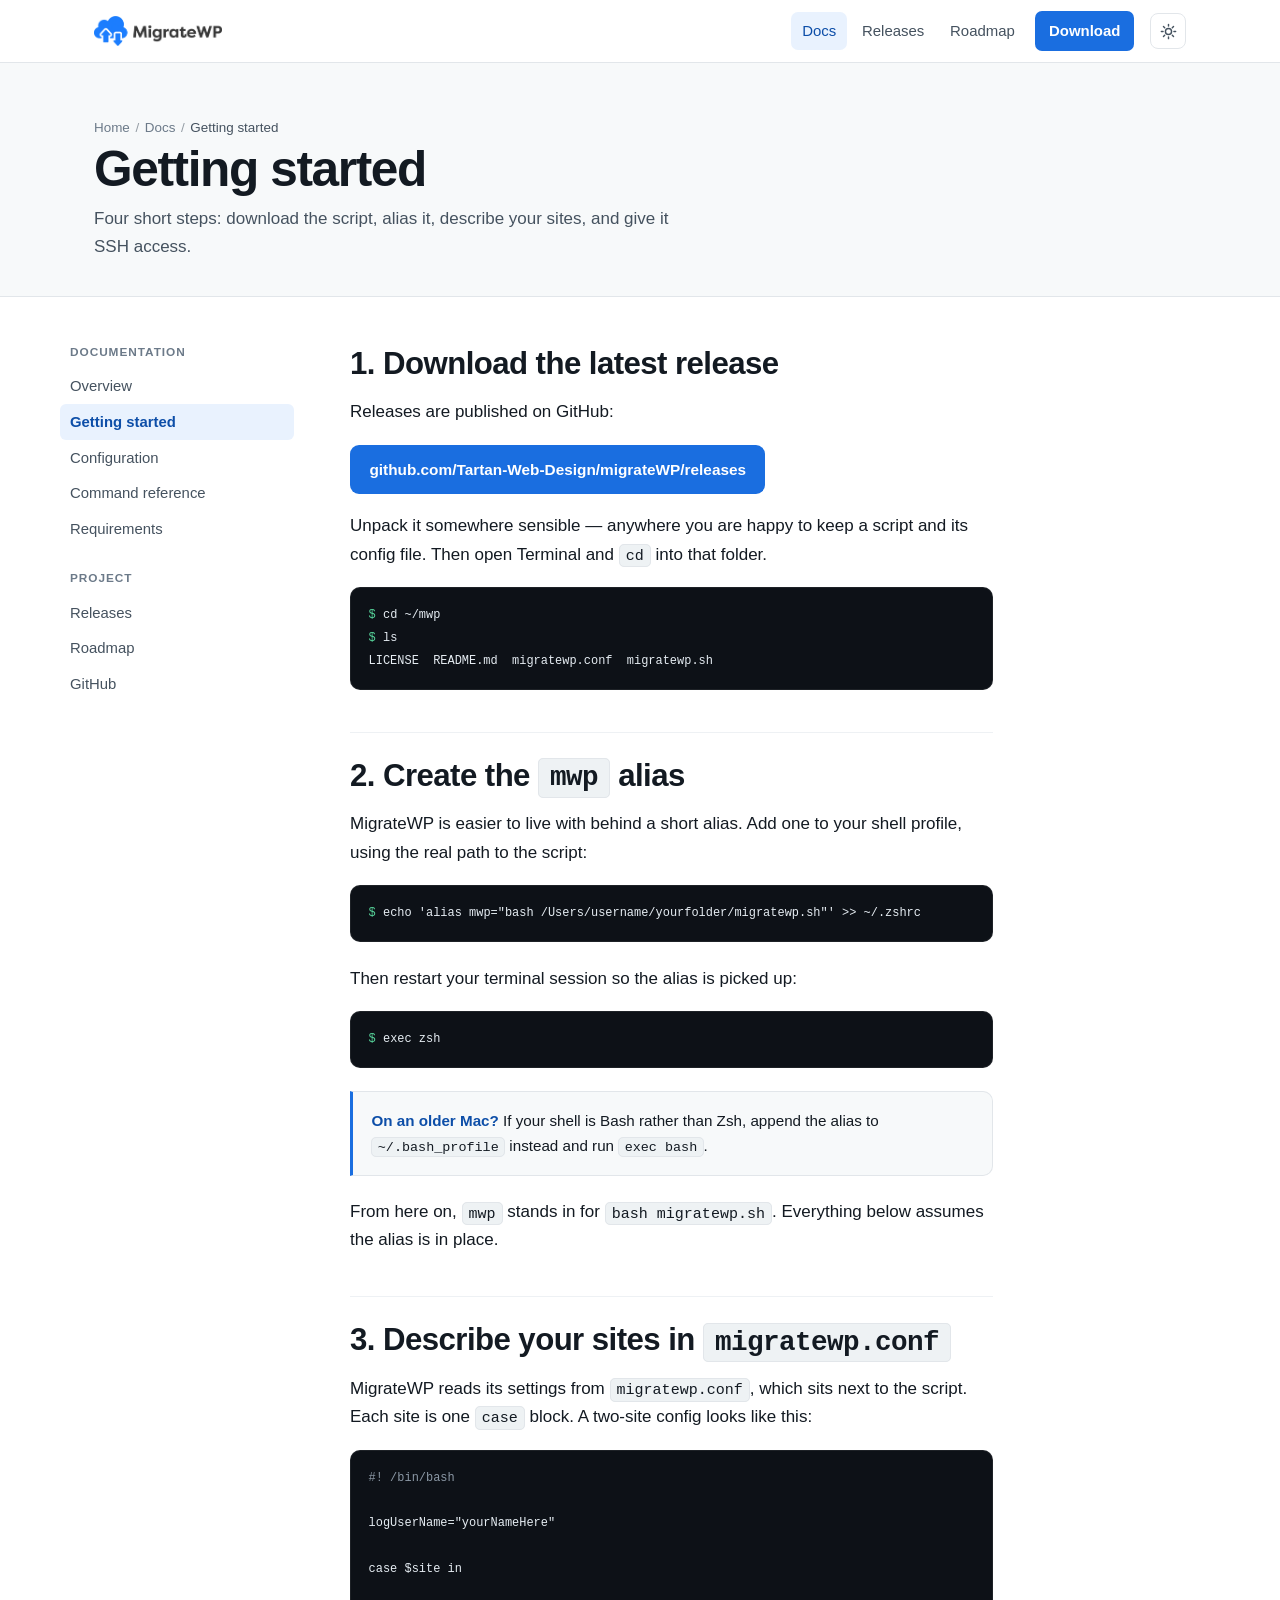
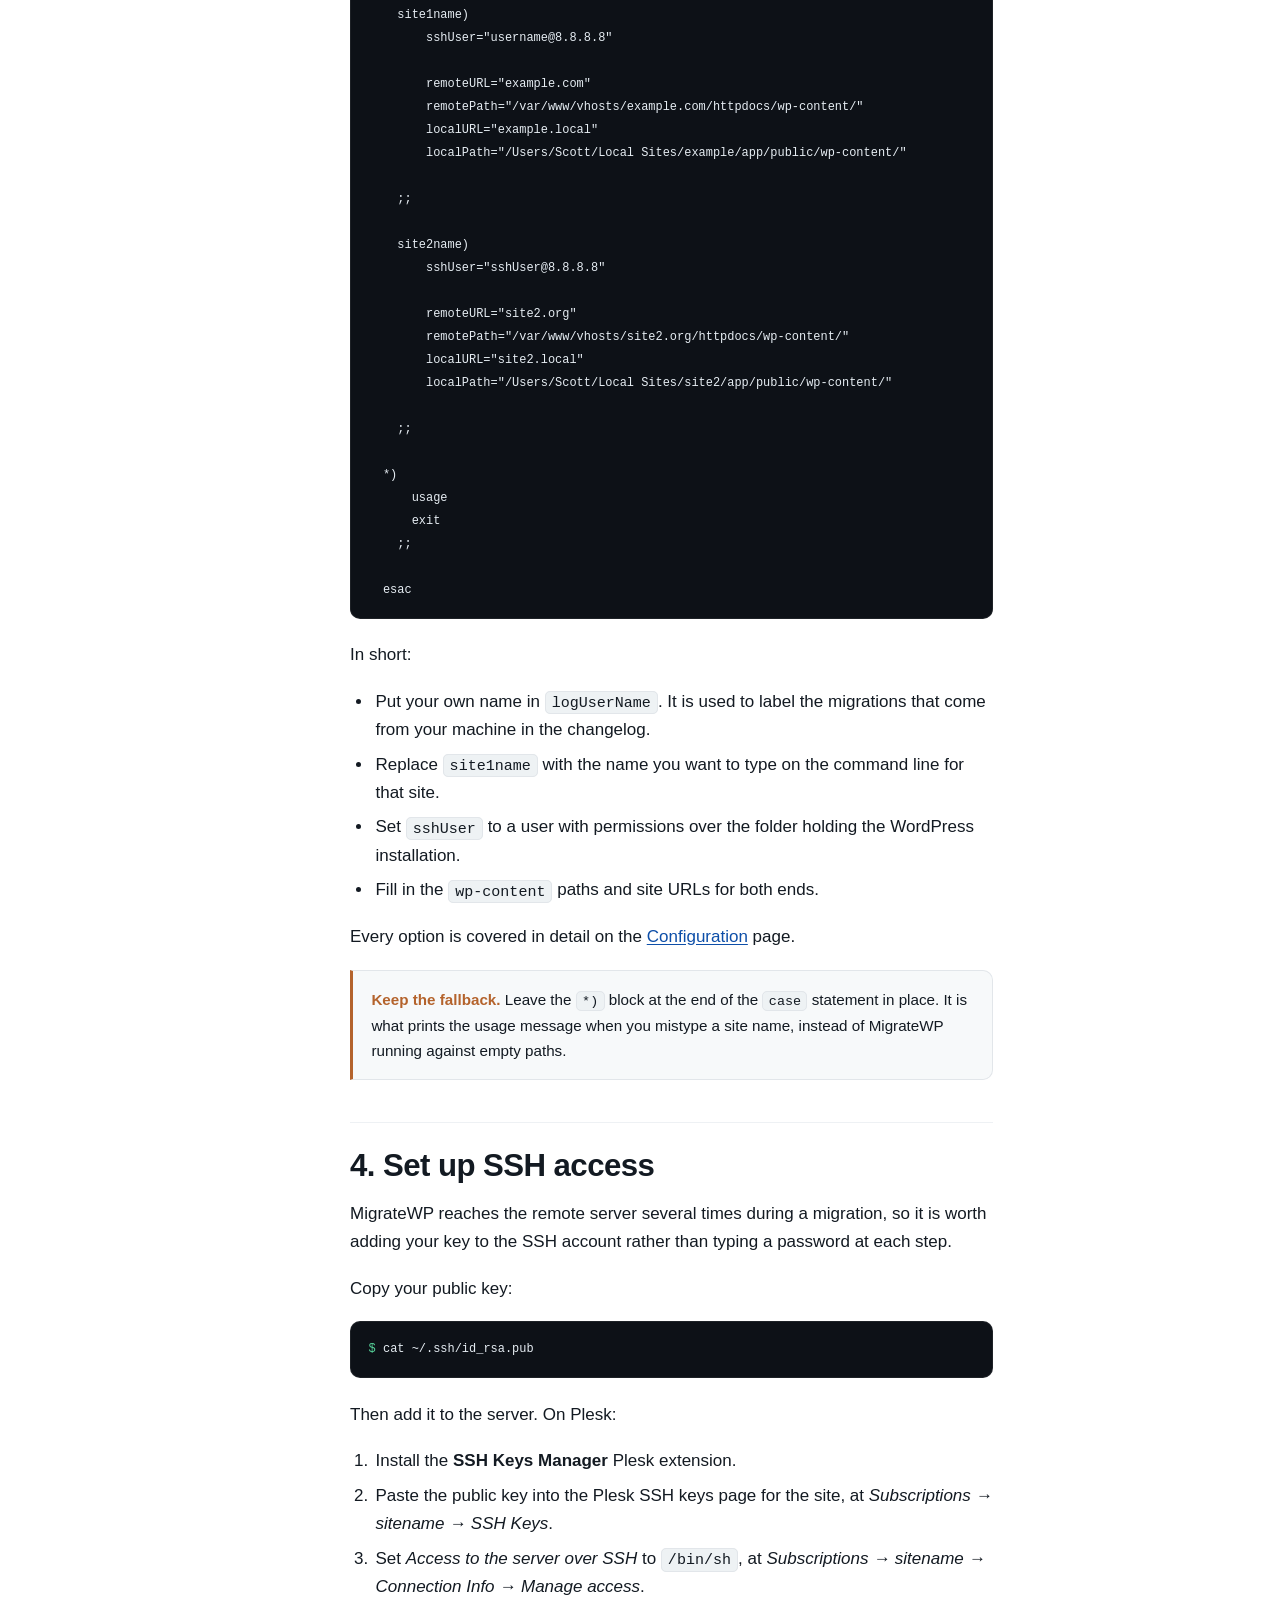
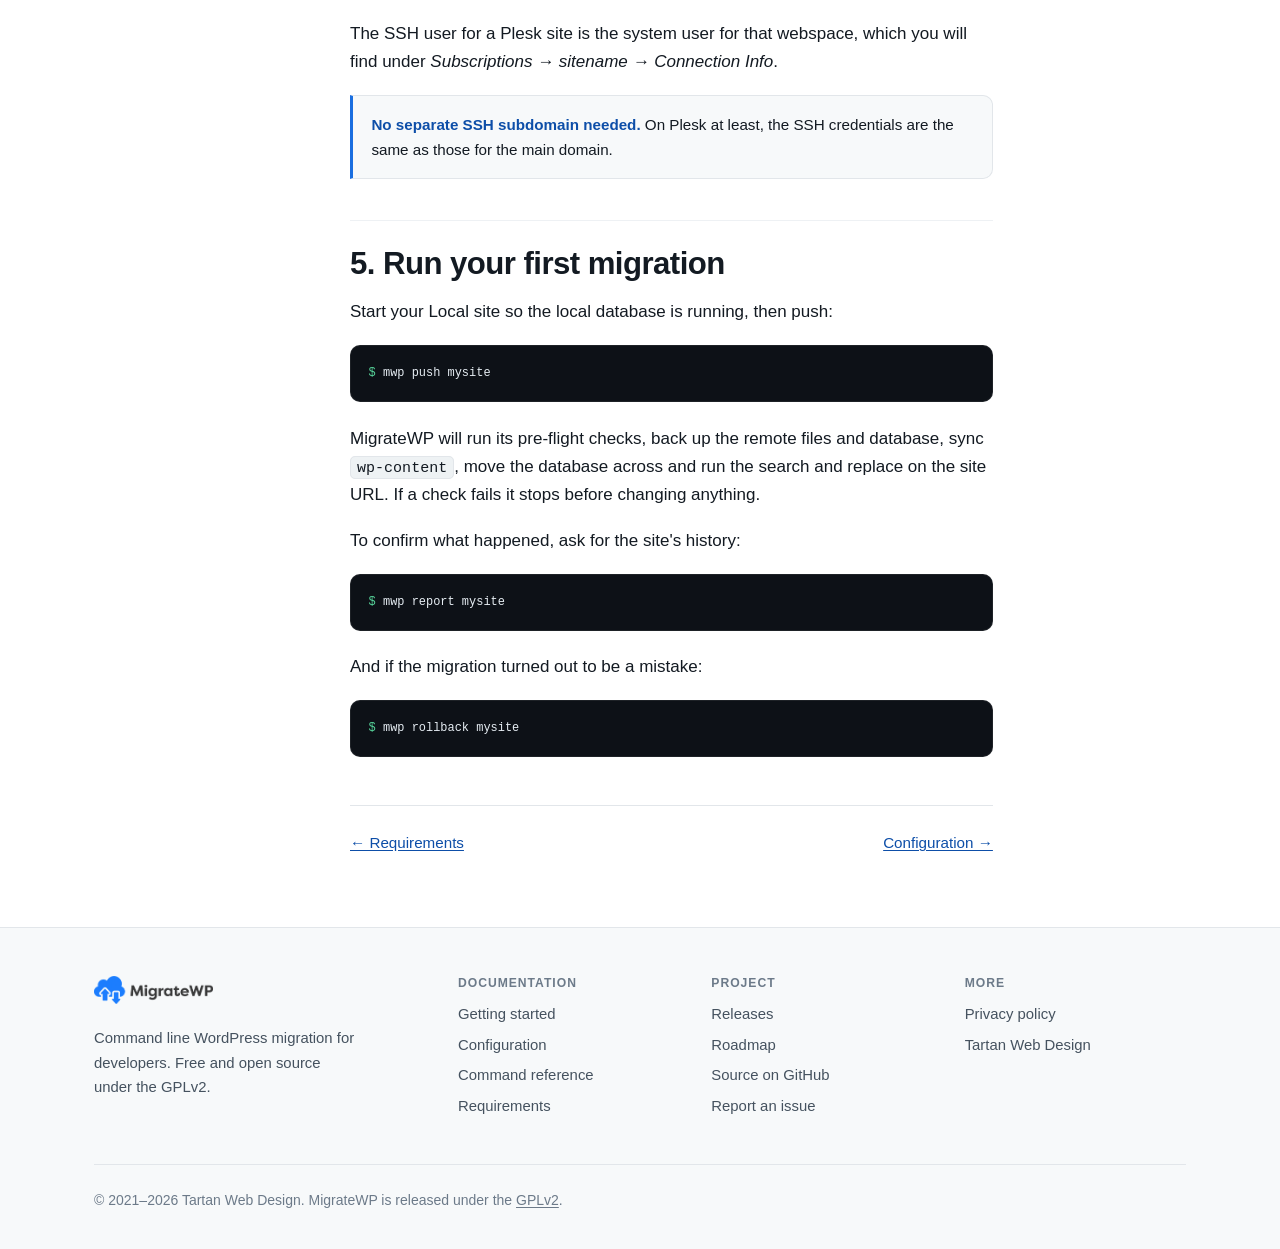
<file: docs/getting-started/index.html>
<!DOCTYPE html>
<html lang="en-GB">
<head>
<meta charset="utf-8">
<meta name="viewport" content="width=device-width, initial-scale=1">
<title>Getting started — MigrateWP</title>
<meta name="description" content="Download MigrateWP, create the mwp alias, configure your sites and set up SSH access, then run your first WordPress migration.">
<link rel="canonical" href="https://migratewp.org/docs/getting-started/">
<meta property="og:type" content="website">
<meta property="og:site_name" content="MigrateWP">
<meta property="og:title" content="Getting started — MigrateWP">
<meta property="og:description" content="Download MigrateWP, create the mwp alias, configure your sites and set up SSH access, then run your first WordPress migration.">
<meta property="og:url" content="https://migratewp.org/docs/getting-started/">
<meta name="twitter:card" content="summary">
<link rel="icon" href="/assets/img/favicon.png" type="image/png">
<link rel="stylesheet" href="/assets/css/style.css">
<script>
/* Apply the saved theme before first paint to avoid a flash. */
(function(){try{var t=localStorage.getItem('mwp-theme');if(t==='dark'||t==='light'){document.documentElement.setAttribute('data-theme',t);}}catch(e){}})();
</script>
</head>
<body>
<a class="skip-link" href="#main">Skip to content</a>

<header class="site-header">
  <div class="wrap">
    <a class="brand" href="/" aria-label="MigrateWP — home">
      <img class="logo-light" src="/assets/img/logo.png" alt="MigrateWP" width="545" height="128">
      <img class="logo-dark" src="/assets/img/logo-dark.png" alt="MigrateWP" width="545" height="128">
    </a>

    <button id="nav-toggle" class="icon-btn" type="button" aria-expanded="false" aria-controls="primary-nav" aria-label="Toggle navigation">
      <svg viewBox="0 0 20 20" fill="none" aria-hidden="true"><path d="M3 5h14M3 10h14M3 15h14" stroke="currentColor" stroke-width="1.8" stroke-linecap="round"/></svg>
    </button>

    <nav id="primary-nav" class="nav" aria-label="Primary">
      <a href="/docs/" aria-current="page">Docs</a>
      <a href="/releases/">Releases</a>
      <a href="/roadmap/">Roadmap</a>
      <a class="nav-cta" href="https://github.com/Tartan-Web-Design/migrateWP/releases" rel="noopener">Download</a>
    </nav>

    <button id="theme-toggle" class="icon-btn" type="button" aria-label="Switch to dark theme">
      <svg class="icon-sun" viewBox="0 0 20 20" fill="none" aria-hidden="true"><circle cx="10" cy="10" r="3.6" stroke="currentColor" stroke-width="1.7"/><path d="M10 1.6v2M10 16.4v2M18.4 10h-2M3.6 10h-2M15.9 4.1l-1.4 1.4M5.5 14.5l-1.4 1.4M15.9 15.9l-1.4-1.4M5.5 5.5L4.1 4.1" stroke="currentColor" stroke-width="1.7" stroke-linecap="round"/></svg>
      <svg class="icon-moon" viewBox="0 0 20 20" fill="none" aria-hidden="true"><path d="M16.5 12.4A7 7 0 017.6 3.5a7 7 0 108.9 8.9z" stroke="currentColor" stroke-width="1.7" stroke-linejoin="round"/></svg>
    </button>
  </div>
</header>

<main id="main">
<div class="page-head">
  <div class="wrap">
    <p class="breadcrumb"><a href="/">Home</a><span>/</span><a href="/docs/">Docs</a><span>/</span>Getting started</p>
    <h1>Getting started</h1>
    <p>Four short steps: download the script, alias it, describe your sites, and give it SSH access.</p>
  </div>
</div>

<div class="wrap docs-layout">
  <nav class="docs-nav" aria-label="Documentation">
    <h2>Documentation</h2>
    <ul>
      <li><a href="/docs/">Overview</a></li>
      <li><a href="/docs/getting-started/" aria-current="page">Getting started</a></li>
      <li><a href="/docs/configuration/">Configuration</a></li>
      <li><a href="/docs/commands/">Command reference</a></li>
      <li><a href="/docs/requirements/">Requirements</a></li>
    </ul>
    <h2>Project</h2>
    <ul>
      <li><a href="/releases/">Releases</a></li>
      <li><a href="/roadmap/">Roadmap</a></li>
      <li><a href="https://github.com/Tartan-Web-Design/migrateWP" rel="noopener">GitHub</a></li>
    </ul>
  </nav>

  <article class="prose">
<h2>1. Download the latest release</h2>

<p>Releases are published on GitHub:</p>

<p><a class="btn btn-primary" href="https://github.com/Tartan-Web-Design/migrateWP/releases" rel="noopener">github.com/Tartan-Web-Design/migrateWP/releases</a></p>

<p>Unpack it somewhere sensible &mdash; anywhere you are happy to keep a script and its config file. Then open Terminal and <code>cd</code> into that folder.</p>

<div class="code"><pre><code><span class="p">$ </span>cd ~/mwp
<span class="p">$ </span>ls
LICENSE  README.md  migratewp.conf  migratewp.sh</code></pre></div>

<h2>2. Create the <code>mwp</code> alias</h2>

<p>MigrateWP is easier to live with behind a short alias. Add one to your shell profile, using the real path to the script:</p>

<div class="code"><pre><code><span class="p">$ </span>echo 'alias mwp="bash /Users/username/yourfolder/migratewp.sh"' &gt;&gt; ~/.zshrc</code></pre></div>

<p>Then restart your terminal session so the alias is picked up:</p>

<div class="code"><pre><code><span class="p">$ </span>exec zsh</code></pre></div>

<div class="note">
  <p><strong>On an older Mac?</strong> If your shell is Bash rather than Zsh, append the alias to <code>~/.bash_profile</code> instead and run <code>exec bash</code>.</p>
</div>

<p>From here on, <code>mwp</code> stands in for <code>bash migratewp.sh</code>. Everything below assumes the alias is in place.</p>

<h2>3. Describe your sites in <code>migratewp.conf</code></h2>

<p>MigrateWP reads its settings from <code>migratewp.conf</code>, which sits next to the script. Each site is one <code>case</code> block. A two-site config looks like this:</p>

<div class="code"><pre><code><span class="c">#! /bin/bash</span>

logUserName="yourNameHere"

case $site in

    site1name)
        sshUser="username@8.8.8.8"

        remoteURL="example.com"
        remotePath="/var/www/vhosts/example.com/httpdocs/wp-content/"
        localURL="example.local"
        localPath="/Users/Scott/Local Sites/example/app/public/wp-content/"

    ;;

    site2name)
        sshUser="sshUser@8.8.8.8"

        remoteURL="site2.org"
        remotePath="/var/www/vhosts/site2.org/httpdocs/wp-content/"
        localURL="site2.local"
        localPath="/Users/Scott/Local Sites/site2/app/public/wp-content/"

    ;;

  *)
      usage
      exit
    ;;

  esac</code></pre></div>

<p>In short:</p>

<ul>
  <li>Put your own name in <code>logUserName</code>. It is used to label the migrations that come from your machine in the changelog.</li>
  <li>Replace <code>site1name</code> with the name you want to type on the command line for that site.</li>
  <li>Set <code>sshUser</code> to a user with permissions over the folder holding the WordPress installation.</li>
  <li>Fill in the <code>wp-content</code> paths and site URLs for both ends.</li>
</ul>

<p>Every option is covered in detail on the <a href="/docs/configuration/">Configuration</a> page.</p>

<div class="note warn">
  <p><strong>Keep the fallback.</strong> Leave the <code>*)</code> block at the end of the <code>case</code> statement in place. It is what prints the usage message when you mistype a site name, instead of MigrateWP running against empty paths.</p>
</div>

<h2>4. Set up SSH access</h2>

<p>MigrateWP reaches the remote server several times during a migration, so it is worth adding your key to the SSH account rather than typing a password at each step.</p>

<p>Copy your public key:</p>

<div class="code"><pre><code><span class="p">$ </span>cat ~/.ssh/id_rsa.pub</code></pre></div>

<p>Then add it to the server. On Plesk:</p>

<ol>
  <li>Install the <strong>SSH Keys Manager</strong> Plesk extension.</li>
  <li>Paste the public key into the Plesk SSH keys page for the site, at <em>Subscriptions &rarr; sitename &rarr; SSH Keys</em>.</li>
  <li>Set <em>Access to the server over SSH</em> to <code>/bin/sh</code>, at <em>Subscriptions &rarr; sitename &rarr; Connection Info &rarr; Manage access</em>.</li>
</ol>

<p>The SSH user for a Plesk site is the system user for that webspace, which you will find under <em>Subscriptions &rarr; sitename &rarr; Connection Info</em>.</p>

<div class="note">
  <p><strong>No separate SSH subdomain needed.</strong> On Plesk at least, the SSH credentials are the same as those for the main domain.</p>
</div>

<h2>5. Run your first migration</h2>

<p>Start your Local site so the local database is running, then push:</p>

<div class="code"><pre><code><span class="p">$ </span>mwp push mysite</code></pre></div>

<p>MigrateWP will run its pre-flight checks, back up the remote files and database, sync <code>wp-content</code>, move the database across and run the search and replace on the site URL. If a check fails it stops before changing anything.</p>

<p>To confirm what happened, ask for the site's history:</p>

<div class="code"><pre><code><span class="p">$ </span>mwp report mysite</code></pre></div>

<p>And if the migration turned out to be a mistake:</p>

<div class="code"><pre><code><span class="p">$ </span>mwp rollback mysite</code></pre></div>

<div class="next-prev">
  <span><a href="/docs/requirements/">&larr; Requirements</a></span>
  <span><a href="/docs/configuration/">Configuration &rarr;</a></span>
</div>
  </article>
</div>
</main>

<footer class="site-footer">
  <div class="wrap">
    <div class="footer-grid">
      <div>
        <a class="brand" href="/" aria-label="MigrateWP — home">
          <img class="logo-light" src="/assets/img/logo.png" alt="MigrateWP" width="545" height="128">
          <img class="logo-dark" src="/assets/img/logo-dark.png" alt="MigrateWP" width="545" height="128">
        </a>
        <p class="footer-blurb">Command line WordPress migration for developers. Free and open source under the GPLv2.</p>
      </div>
      <div>
        <h2>Documentation</h2>
        <ul>
          <li><a href="/docs/getting-started/">Getting started</a></li>
          <li><a href="/docs/configuration/">Configuration</a></li>
          <li><a href="/docs/commands/">Command reference</a></li>
          <li><a href="/docs/requirements/">Requirements</a></li>
        </ul>
      </div>
      <div>
        <h2>Project</h2>
        <ul>
          <li><a href="/releases/">Releases</a></li>
          <li><a href="/roadmap/">Roadmap</a></li>
          <li><a href="https://github.com/Tartan-Web-Design/migrateWP" rel="noopener">Source on GitHub</a></li>
          <li><a href="https://github.com/Tartan-Web-Design/migrateWP/issues" rel="noopener">Report an issue</a></li>
        </ul>
      </div>
      <div>
        <h2>More</h2>
        <ul>
          <li><a href="/privacy-policy/">Privacy policy</a></li>
          <li><a href="https://tartanwebdesign.net" rel="noopener">Tartan Web Design</a></li>
        </ul>
      </div>
    </div>
    <div class="footer-base">
      <p style="margin:0">&copy; 2021&ndash;2026 Tartan Web Design. MigrateWP is released under the <a href="https://github.com/Tartan-Web-Design/migrateWP/blob/master/LICENSE" rel="noopener">GPLv2</a>.</p>
    </div>
  </div>
</footer>

<script src="/assets/js/main.js" defer></script>
</body>
</html>
</file>
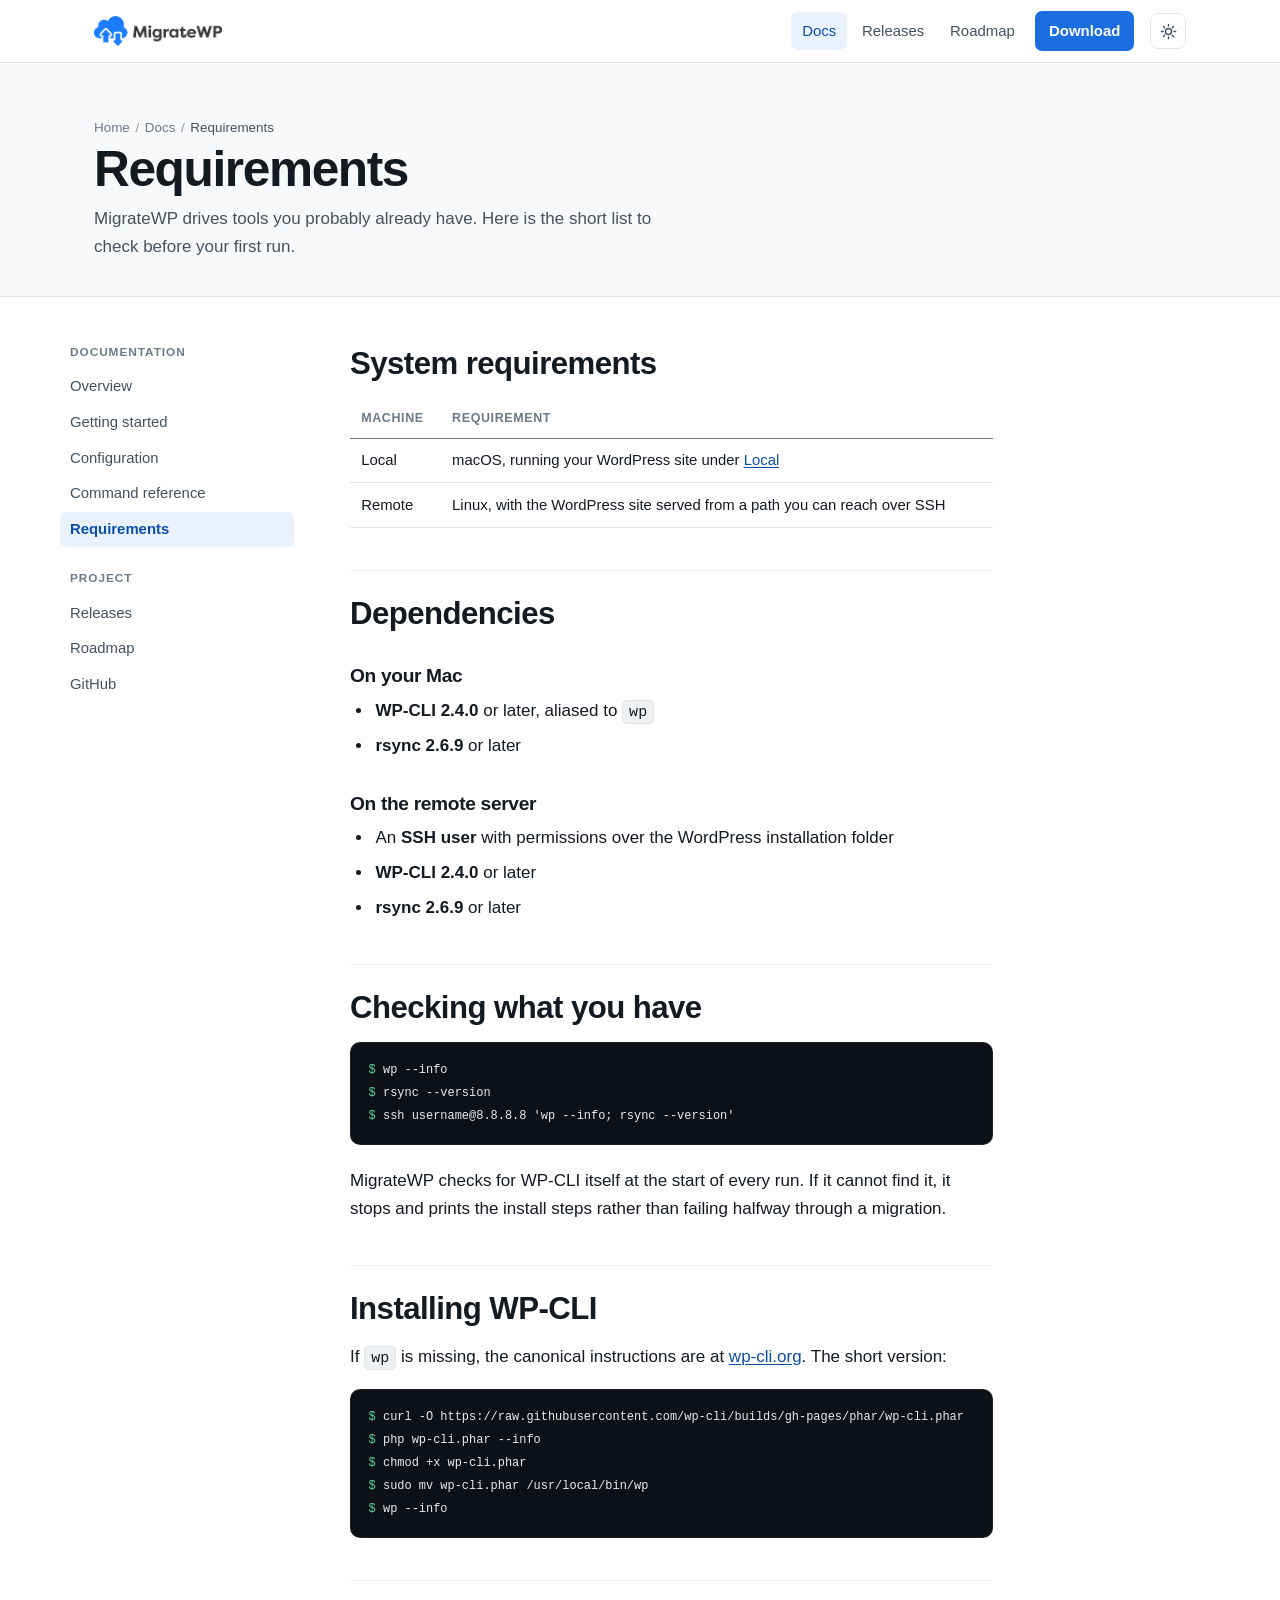
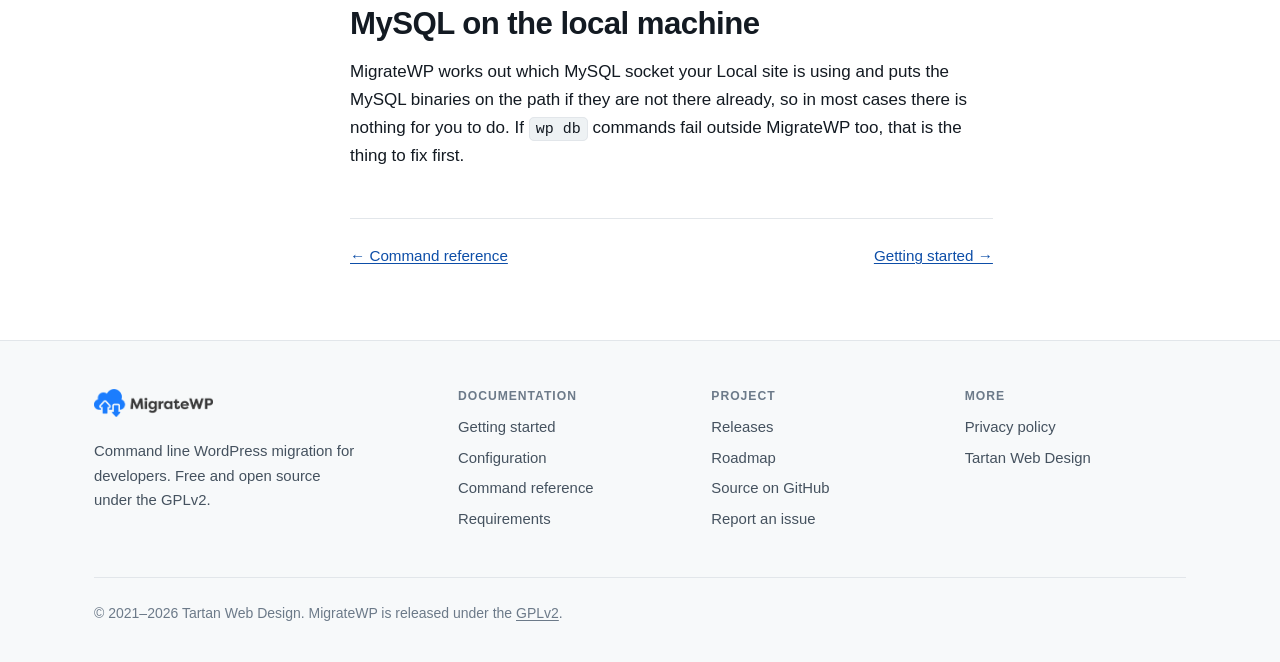
<file: docs/requirements/index.html>
<!DOCTYPE html>
<html lang="en-GB">
<head>
<meta charset="utf-8">
<meta name="viewport" content="width=device-width, initial-scale=1">
<title>Requirements — MigrateWP</title>
<meta name="description" content="System requirements and dependencies for MigrateWP: macOS locally, Linux remotely, WP-CLI 2.4.0 and rsync 2.6.9 on both ends.">
<link rel="canonical" href="https://migratewp.org/docs/requirements/">
<meta property="og:type" content="website">
<meta property="og:site_name" content="MigrateWP">
<meta property="og:title" content="Requirements — MigrateWP">
<meta property="og:description" content="System requirements and dependencies for MigrateWP: macOS locally, Linux remotely, WP-CLI 2.4.0 and rsync 2.6.9 on both ends.">
<meta property="og:url" content="https://migratewp.org/docs/requirements/">
<meta name="twitter:card" content="summary">
<link rel="icon" href="/assets/img/favicon.png" type="image/png">
<link rel="stylesheet" href="/assets/css/style.css">
<script>
/* Apply the saved theme before first paint to avoid a flash. */
(function(){try{var t=localStorage.getItem('mwp-theme');if(t==='dark'||t==='light'){document.documentElement.setAttribute('data-theme',t);}}catch(e){}})();
</script>
</head>
<body>
<a class="skip-link" href="#main">Skip to content</a>

<header class="site-header">
  <div class="wrap">
    <a class="brand" href="/" aria-label="MigrateWP — home">
      <img class="logo-light" src="/assets/img/logo.png" alt="MigrateWP" width="545" height="128">
      <img class="logo-dark" src="/assets/img/logo-dark.png" alt="MigrateWP" width="545" height="128">
    </a>

    <button id="nav-toggle" class="icon-btn" type="button" aria-expanded="false" aria-controls="primary-nav" aria-label="Toggle navigation">
      <svg viewBox="0 0 20 20" fill="none" aria-hidden="true"><path d="M3 5h14M3 10h14M3 15h14" stroke="currentColor" stroke-width="1.8" stroke-linecap="round"/></svg>
    </button>

    <nav id="primary-nav" class="nav" aria-label="Primary">
      <a href="/docs/" aria-current="page">Docs</a>
      <a href="/releases/">Releases</a>
      <a href="/roadmap/">Roadmap</a>
      <a class="nav-cta" href="https://github.com/Tartan-Web-Design/migrateWP/releases" rel="noopener">Download</a>
    </nav>

    <button id="theme-toggle" class="icon-btn" type="button" aria-label="Switch to dark theme">
      <svg class="icon-sun" viewBox="0 0 20 20" fill="none" aria-hidden="true"><circle cx="10" cy="10" r="3.6" stroke="currentColor" stroke-width="1.7"/><path d="M10 1.6v2M10 16.4v2M18.4 10h-2M3.6 10h-2M15.9 4.1l-1.4 1.4M5.5 14.5l-1.4 1.4M15.9 15.9l-1.4-1.4M5.5 5.5L4.1 4.1" stroke="currentColor" stroke-width="1.7" stroke-linecap="round"/></svg>
      <svg class="icon-moon" viewBox="0 0 20 20" fill="none" aria-hidden="true"><path d="M16.5 12.4A7 7 0 017.6 3.5a7 7 0 108.9 8.9z" stroke="currentColor" stroke-width="1.7" stroke-linejoin="round"/></svg>
    </button>
  </div>
</header>

<main id="main">
<div class="page-head">
  <div class="wrap">
    <p class="breadcrumb"><a href="/">Home</a><span>/</span><a href="/docs/">Docs</a><span>/</span>Requirements</p>
    <h1>Requirements</h1>
    <p>MigrateWP drives tools you probably already have. Here is the short list to check before your first run.</p>
  </div>
</div>

<div class="wrap docs-layout">
  <nav class="docs-nav" aria-label="Documentation">
    <h2>Documentation</h2>
    <ul>
      <li><a href="/docs/">Overview</a></li>
      <li><a href="/docs/getting-started/">Getting started</a></li>
      <li><a href="/docs/configuration/">Configuration</a></li>
      <li><a href="/docs/commands/">Command reference</a></li>
      <li><a href="/docs/requirements/" aria-current="page">Requirements</a></li>
    </ul>
    <h2>Project</h2>
    <ul>
      <li><a href="/releases/">Releases</a></li>
      <li><a href="/roadmap/">Roadmap</a></li>
      <li><a href="https://github.com/Tartan-Web-Design/migrateWP" rel="noopener">GitHub</a></li>
    </ul>
  </nav>

  <article class="prose">
<h2>System requirements</h2>

<div class="table-scroll">
<table>
  <thead><tr><th>Machine</th><th>Requirement</th></tr></thead>
  <tbody>
    <tr><td>Local</td><td>macOS, running your WordPress site under <a href="https://localwp.com" rel="noopener">Local</a></td></tr>
    <tr><td>Remote</td><td>Linux, with the WordPress site served from a path you can reach over SSH</td></tr>
  </tbody>
</table>
</div>

<h2>Dependencies</h2>

<h3>On your Mac</h3>

<ul>
  <li><strong>WP-CLI 2.4.0</strong> or later, aliased to <code>wp</code></li>
  <li><strong>rsync 2.6.9</strong> or later</li>
</ul>

<h3>On the remote server</h3>

<ul>
  <li>An <strong>SSH user</strong> with permissions over the WordPress installation folder</li>
  <li><strong>WP-CLI 2.4.0</strong> or later</li>
  <li><strong>rsync 2.6.9</strong> or later</li>
</ul>

<h2>Checking what you have</h2>

<div class="code"><pre><code><span class="p">$ </span>wp --info
<span class="p">$ </span>rsync --version
<span class="p">$ </span>ssh username@8.8.8.8 'wp --info; rsync --version'</code></pre></div>

<p>MigrateWP checks for WP-CLI itself at the start of every run. If it cannot find it, it stops and prints the install steps rather than failing halfway through a migration.</p>

<h2>Installing WP-CLI</h2>

<p>If <code>wp</code> is missing, the canonical instructions are at <a href="https://wp-cli.org/" rel="noopener">wp-cli.org</a>. The short version:</p>

<div class="code"><pre><code><span class="p">$ </span>curl -O https://raw.githubusercontent.com/wp-cli/builds/gh-pages/phar/wp-cli.phar
<span class="p">$ </span>php wp-cli.phar --info
<span class="p">$ </span>chmod +x wp-cli.phar
<span class="p">$ </span>sudo mv wp-cli.phar /usr/local/bin/wp
<span class="p">$ </span>wp --info</code></pre></div>

<h2>MySQL on the local machine</h2>

<p>MigrateWP works out which MySQL socket your Local site is using and puts the MySQL binaries on the path if they are not there already, so in most cases there is nothing for you to do. If <code>wp db</code> commands fail outside MigrateWP too, that is the thing to fix first.</p>

<div class="next-prev">
  <span><a href="/docs/commands/">&larr; Command reference</a></span>
  <span><a href="/docs/getting-started/">Getting started &rarr;</a></span>
</div>
  </article>
</div>
</main>

<footer class="site-footer">
  <div class="wrap">
    <div class="footer-grid">
      <div>
        <a class="brand" href="/" aria-label="MigrateWP — home">
          <img class="logo-light" src="/assets/img/logo.png" alt="MigrateWP" width="545" height="128">
          <img class="logo-dark" src="/assets/img/logo-dark.png" alt="MigrateWP" width="545" height="128">
        </a>
        <p class="footer-blurb">Command line WordPress migration for developers. Free and open source under the GPLv2.</p>
      </div>
      <div>
        <h2>Documentation</h2>
        <ul>
          <li><a href="/docs/getting-started/">Getting started</a></li>
          <li><a href="/docs/configuration/">Configuration</a></li>
          <li><a href="/docs/commands/">Command reference</a></li>
          <li><a href="/docs/requirements/">Requirements</a></li>
        </ul>
      </div>
      <div>
        <h2>Project</h2>
        <ul>
          <li><a href="/releases/">Releases</a></li>
          <li><a href="/roadmap/">Roadmap</a></li>
          <li><a href="https://github.com/Tartan-Web-Design/migrateWP" rel="noopener">Source on GitHub</a></li>
          <li><a href="https://github.com/Tartan-Web-Design/migrateWP/issues" rel="noopener">Report an issue</a></li>
        </ul>
      </div>
      <div>
        <h2>More</h2>
        <ul>
          <li><a href="/privacy-policy/">Privacy policy</a></li>
          <li><a href="https://tartanwebdesign.net" rel="noopener">Tartan Web Design</a></li>
        </ul>
      </div>
    </div>
    <div class="footer-base">
      <p style="margin:0">&copy; 2021&ndash;2026 Tartan Web Design. MigrateWP is released under the <a href="https://github.com/Tartan-Web-Design/migrateWP/blob/master/LICENSE" rel="noopener">GPLv2</a>.</p>
    </div>
  </div>
</footer>

<script src="/assets/js/main.js" defer></script>
</body>
</html>
</file>
<file: assets/css/style.css>
/* ------------------------------------------------------------------
   MigrateWP — static site styles
   Single stylesheet, no build step.
   ------------------------------------------------------------------ */

/* 1. Tokens ------------------------------------------------------- */

:root {
  color-scheme: light;

  --ink:        #131a22;
  --ink-soft:   #45525f;
  --ink-faint:  #6c7a89;
  --rule:       #e2e6ea;
  --rule-soft:  #eef1f4;
  --page:       #ffffff;
  --panel:      #f7f9fa;
  --panel-2:    #eef2f4;

  --brand:       #1c7dfe;   /* the blue in the logo artwork */
  --accent:      #1a6ee0;   /* fills: buttons, focus, borders */
  --accent-deep: #0d4ea8;   /* link and heading text */
  --accent-wash: #e9f2fe;
  --on-accent:   #ffffff;   /* text on an --accent fill */
  --warm:        #b4632c;

  --term-bg:    #0d1117;
  --term-fg:    #e6edf3;
  --term-dim:   #8b98a5;
  --term-green: #56d39a;
  --term-amber: #e3b341;

  --shadow-sm: 0 1px 2px rgba(19, 26, 34, .06), 0 1px 3px rgba(19, 26, 34, .05);
  --shadow-md: 0 4px 12px rgba(19, 26, 34, .07), 0 12px 32px rgba(19, 26, 34, .06);

  --radius:    10px;
  --radius-lg: 14px;

  --measure: 68ch;
  --wrap:    1140px;

  --sans: -apple-system, BlinkMacSystemFont, "Segoe UI", Inter, Roboto,
          "Helvetica Neue", Arial, sans-serif;
  --mono: ui-monospace, SFMono-Regular, "SF Mono", Menlo, Consolas,
          "Liberation Mono", monospace;
}

@media (prefers-color-scheme: dark) {
  :root:not([data-theme="light"]) {
    color-scheme: dark;
    --ink:       #e8edf2;
    --ink-soft:  #b0bcc8;
    --ink-faint: #8593a1;
    --rule:      #262e38;
    --rule-soft: #1c232b;
    --page:      #0f141a;
    --panel:     #161d25;
    --panel-2:   #1d262f;
    --brand:       #4e9bff;
    --accent:      #6fb4ff;
    --accent-deep: #8cc2ff;
    --accent-wash: #102740;
    --on-accent:   #08213a;
    --warm:        #e0925c;
    --term-bg:   #080c11;
    --shadow-sm: 0 1px 2px rgba(0, 0, 0, .4);
    --shadow-md: 0 4px 12px rgba(0, 0, 0, .35), 0 12px 32px rgba(0, 0, 0, .3);
  }
}

:root[data-theme="dark"] {
  color-scheme: dark;
  --ink:       #e8edf2;
  --ink-soft:  #b0bcc8;
  --ink-faint: #8593a1;
  --rule:      #262e38;
  --rule-soft: #1c232b;
  --page:      #0f141a;
  --panel:     #161d25;
  --panel-2:   #1d262f;
  --brand:       #4e9bff;
  --accent:      #6fb4ff;
  --accent-deep: #8cc2ff;
  --accent-wash: #102740;
  --on-accent:   #08213a;
  --warm:        #e0925c;
  --term-bg:   #080c11;
  --shadow-sm: 0 1px 2px rgba(0, 0, 0, .4);
  --shadow-md: 0 4px 12px rgba(0, 0, 0, .35), 0 12px 32px rgba(0, 0, 0, .3);
}

/* 2. Base --------------------------------------------------------- */

*, *::before, *::after { box-sizing: border-box; }

html { -webkit-text-size-adjust: 100%; scroll-behavior: smooth; }
@media (prefers-reduced-motion: reduce) {
  html { scroll-behavior: auto; }
  *, *::before, *::after { animation-duration: .01ms !important; transition-duration: .01ms !important; }
}

body {
  margin: 0;
  background: var(--page);
  color: var(--ink);
  font-family: var(--sans);
  font-size: 17px;
  line-height: 1.65;
  -webkit-font-smoothing: antialiased;
  text-rendering: optimizeLegibility;
}

img, svg, video { max-width: 100%; height: auto; }

a { color: var(--accent-deep); text-underline-offset: 2px; }
a:hover { color: var(--accent); }

:focus-visible {
  outline: 2px solid var(--accent);
  outline-offset: 2px;
  border-radius: 3px;
}

h1, h2, h3, h4 {
  line-height: 1.2;
  letter-spacing: -.018em;
  font-weight: 650;
  margin: 0 0 .5em;
  color: var(--ink);
}
h1 { font-size: clamp(2rem, 1.4rem + 2.6vw, 3.1rem); letter-spacing: -.028em; }
h2 { font-size: clamp(1.45rem, 1.2rem + 1.1vw, 1.95rem); }
h3 { font-size: 1.2rem; }
h4 { font-size: 1.02rem; }

p, ul, ol { margin: 0 0 1.1em; }
ul, ol { padding-left: 1.35em; }
li { margin-bottom: .4em; }

hr { border: 0; border-top: 1px solid var(--rule); margin: 2.5rem 0; }

code, kbd, samp {
  font-family: var(--mono);
  font-size: .885em;
}

:not(pre) > code {
  background: var(--panel-2);
  border: 1px solid var(--rule);
  border-radius: 5px;
  padding: .12em .4em;
  color: var(--ink);
  word-break: break-word;
}

kbd {
  background: var(--panel);
  border: 1px solid var(--rule);
  border-bottom-width: 2px;
  border-radius: 5px;
  padding: .1em .45em;
}

.wrap { width: 100%; max-width: var(--wrap); margin-inline: auto; padding-inline: 24px; }
.measure { max-width: var(--measure); }

.skip-link {
  position: absolute;
  left: -9999px;
  top: 0;
  background: var(--accent);
  color: var(--on-accent);
  padding: .6rem 1rem;
  z-index: 100;
  border-radius: 0 0 var(--radius) 0;
}
.skip-link:focus { left: 0; }

.visually-hidden {
  position: absolute; width: 1px; height: 1px;
  padding: 0; margin: -1px; overflow: hidden;
  clip: rect(0 0 0 0); white-space: nowrap; border: 0;
}

/* 3. Header ------------------------------------------------------- */

.site-header {
  position: sticky;
  top: 0;
  z-index: 40;
  background: color-mix(in srgb, var(--page) 88%, transparent);
  backdrop-filter: saturate(150%) blur(10px);
  border-bottom: 1px solid var(--rule);
}

.site-header .wrap {
  display: flex;
  align-items: center;
  gap: 1rem;
  min-height: 62px;
}

.brand {
  display: inline-flex;
  align-items: center;
  margin-right: auto;
  text-decoration: none;
  flex: none;
}
.brand img {
  display: block;
  height: 30px;
  width: auto;
}
.site-footer .brand img { height: 28px; }

/* One artwork per theme: the supplied logo, and the same logo with its
   near-black wordmark relit so it holds on a dark ground. These selectors
   must outrank `.brand img` above, hence the `.brand` prefix throughout. */
.brand .logo-dark { display: none; }
@media (prefers-color-scheme: dark) {
  :root:not([data-theme="light"]) .brand .logo-light { display: none; }
  :root:not([data-theme="light"]) .brand .logo-dark  { display: block; }
}
:root[data-theme="dark"] .brand .logo-light { display: none; }
:root[data-theme="dark"] .brand .logo-dark  { display: block; }
:root[data-theme="light"] .brand .logo-light { display: block; }
:root[data-theme="light"] .brand .logo-dark  { display: none; }

.nav {
  display: flex;
  align-items: center;
  gap: .25rem;
}

.nav a {
  display: inline-block;
  padding: .42rem .68rem;
  border-radius: 7px;
  font-size: .935rem;
  font-weight: 520;
  color: var(--ink-soft);
  text-decoration: none;
}
.nav a:hover { background: var(--panel); color: var(--ink); }
.nav a[aria-current="page"] { color: var(--accent-deep); background: var(--accent-wash); }

.nav .nav-cta {
  margin-left: .35rem;
  background: var(--accent);
  color: var(--on-accent);
  font-weight: 600;
  padding: .45rem .85rem;
}
.nav .nav-cta:hover { background: var(--accent-deep); color: var(--on-accent); }

.icon-btn {
  display: inline-grid;
  place-items: center;
  width: 36px; height: 36px;
  border: 1px solid var(--rule);
  border-radius: 8px;
  background: var(--page);
  color: var(--ink-soft);
  cursor: pointer;
  padding: 0;
}
.icon-btn:hover { background: var(--panel); color: var(--ink); }
.icon-btn svg { width: 17px; height: 17px; }

#theme-toggle .icon-moon { display: none; }
:root[data-theme="dark"] #theme-toggle .icon-moon,
:root[data-theme="dark"] #theme-toggle .icon-sun { display: initial; }
:root[data-theme="dark"] #theme-toggle .icon-sun { display: none; }
@media (prefers-color-scheme: dark) {
  :root:not([data-theme="light"]) #theme-toggle .icon-sun { display: none; }
  :root:not([data-theme="light"]) #theme-toggle .icon-moon { display: initial; }
}

#nav-toggle { display: none; }

@media (max-width: 860px) {
  #nav-toggle { display: inline-grid; }
  .nav {
    position: absolute;
    inset: 62px 0 auto;
    flex-direction: column;
    align-items: stretch;
    gap: 2px;
    background: var(--page);
    border-bottom: 1px solid var(--rule);
    padding: .6rem 24px 1rem;
    box-shadow: var(--shadow-md);
  }
  .nav[hidden] { display: none; }
  .nav a { padding: .6rem .7rem; font-size: 1rem; }
  .nav .nav-cta { margin-left: 0; text-align: center; margin-top: .4rem; }
}

/* 4. Hero --------------------------------------------------------- */

.hero {
  padding: clamp(3rem, 7vw, 5.5rem) 0 clamp(2.5rem, 5vw, 4rem);
  border-bottom: 1px solid var(--rule);
  background:
    radial-gradient(60rem 26rem at 15% -10%, var(--accent-wash), transparent 65%),
    var(--page);
}

.hero-grid {
  display: grid;
  grid-template-columns: minmax(0, 1fr) minmax(0, 1.05fr);
  gap: clamp(2rem, 5vw, 3.5rem);
  align-items: center;
}

@media (max-width: 940px) {
  .hero-grid { grid-template-columns: minmax(0, 1fr); }
}

.eyebrow {
  display: inline-flex;
  align-items: center;
  gap: .5rem;
  font-size: .78rem;
  font-weight: 650;
  letter-spacing: .07em;
  text-transform: uppercase;
  color: var(--accent-deep);
  background: var(--accent-wash);
  border: 1px solid color-mix(in srgb, var(--accent) 22%, transparent);
  padding: .3rem .7rem;
  border-radius: 100px;
  margin-bottom: 1.1rem;
}

.hero h1 { margin-bottom: .55rem; }
.hero .lede {
  font-size: clamp(1.06rem, 1rem + .4vw, 1.24rem);
  color: var(--ink-soft);
  max-width: 40ch;
  margin-bottom: 1.6rem;
}

.hero-actions {
  display: flex;
  flex-wrap: wrap;
  gap: .7rem;
  align-items: center;
}

.hero-note {
  margin: 1.1rem 0 0;
  font-size: .875rem;
  color: var(--ink-faint);
}

/* 5. Buttons ------------------------------------------------------ */

.btn {
  display: inline-flex;
  align-items: center;
  gap: .5rem;
  font: inherit;
  font-size: .96rem;
  font-weight: 600;
  padding: .68rem 1.15rem;
  border-radius: 9px;
  border: 1px solid transparent;
  text-decoration: none;
  cursor: pointer;
  transition: background-color .15s ease, border-color .15s ease, transform .1s ease;
}
.btn:active { transform: translateY(1px); }
.btn svg { width: 16px; height: 16px; flex: none; }

.btn-primary { background: var(--accent); color: var(--on-accent); }
.btn-primary:hover { background: var(--accent-deep); color: var(--on-accent); }

.btn-ghost {
  background: var(--page);
  border-color: var(--rule);
  color: var(--ink);
}
.btn-ghost:hover { background: var(--panel); color: var(--ink); border-color: var(--ink-faint); }

/* 6. Terminal ----------------------------------------------------- */

.terminal {
  background: var(--term-bg);
  border-radius: var(--radius-lg);
  box-shadow: var(--shadow-md);
  overflow: hidden;
  border: 1px solid rgba(255, 255, 255, .07);
}

.terminal-bar {
  display: flex;
  align-items: center;
  gap: .45rem;
  padding: .62rem .85rem;
  background: rgba(255, 255, 255, .05);
  border-bottom: 1px solid rgba(255, 255, 255, .07);
}
.terminal-bar i {
  width: 11px; height: 11px;
  border-radius: 50%;
  background: #3d4650;
  display: block;
}
.terminal-bar i:nth-child(1) { background: #ff5f57; }
.terminal-bar i:nth-child(2) { background: #febc2e; }
.terminal-bar i:nth-child(3) { background: #28c840; }
.terminal-bar span {
  margin-left: auto;
  font-family: var(--mono);
  font-size: .74rem;
  color: var(--term-dim);
}

.terminal pre {
  margin: 0;
  padding: 1.15rem 1.25rem 1.35rem;
  overflow-x: auto;
  font-family: var(--mono);
  font-size: .845rem;
  line-height: 1.75;
  color: var(--term-fg);
  tab-size: 2;
}

.terminal .p { color: var(--term-green); user-select: none; }
.terminal .c { color: var(--term-dim); }
.terminal .k { color: var(--term-amber); }
.terminal .ok { color: var(--term-green); }

/* 7. Code blocks (docs) ------------------------------------------- */

.code {
  position: relative;
  margin: 0 0 1.4rem;
  background: var(--term-bg);
  border-radius: var(--radius);
  border: 1px solid rgba(255, 255, 255, .07);
  overflow: hidden;
}

.code pre {
  margin: 0;
  padding: 1rem 1.1rem;
  overflow-x: auto;
  font-family: var(--mono);
  font-size: .845rem;
  line-height: 1.7;
  color: var(--term-fg);
}
.code .p { color: var(--term-green); user-select: none; }
.code .c { color: var(--term-dim); }

.copy-btn {
  position: absolute;
  top: 8px; right: 8px;
  font: inherit;
  font-size: .74rem;
  font-weight: 600;
  font-family: var(--mono);
  color: var(--term-dim);
  background: rgba(255, 255, 255, .07);
  border: 1px solid rgba(255, 255, 255, .1);
  border-radius: 6px;
  padding: .22rem .5rem;
  cursor: pointer;
  opacity: 0;
  transition: opacity .15s ease;
}
.code:hover .copy-btn, .copy-btn:focus-visible { opacity: 1; }
.copy-btn:hover { color: var(--term-fg); background: rgba(255, 255, 255, .12); }
.copy-btn[data-copied="true"] { color: var(--term-green); }

@media (hover: none) {
  .copy-btn { opacity: 1; }
}

/* 8. Sections & cards --------------------------------------------- */

.section { padding: clamp(3rem, 6vw, 4.75rem) 0; }
.section + .section { border-top: 1px solid var(--rule-soft); }
.section-panel { background: var(--panel); border-top: 1px solid var(--rule); border-bottom: 1px solid var(--rule); }

.section-head { max-width: 58ch; margin-bottom: 2.4rem; }
.section-head p { color: var(--ink-soft); margin-bottom: 0; }

.grid { display: grid; gap: 1.15rem; }
.grid-2 { grid-template-columns: repeat(auto-fit, minmax(280px, 1fr)); }
.grid-3 { grid-template-columns: repeat(auto-fit, minmax(255px, 1fr)); }
.grid-4 { grid-template-columns: repeat(auto-fit, minmax(215px, 1fr)); }

.card {
  background: var(--page);
  border: 1px solid var(--rule);
  border-radius: var(--radius-lg);
  padding: 1.5rem 1.45rem;
  box-shadow: var(--shadow-sm);
}
.card h3 { margin-bottom: .4rem; font-size: 1.08rem; }
.card p:last-child { margin-bottom: 0; }
.card p { color: var(--ink-soft); font-size: .96rem; }

a.card { display: block; text-decoration: none; color: inherit; transition: border-color .15s ease, transform .15s ease, box-shadow .15s ease; }
a.card:hover { border-color: var(--accent); transform: translateY(-2px); box-shadow: var(--shadow-md); color: inherit; }
a.card h3 { color: var(--accent-deep); }

.card-icon {
  display: grid;
  place-items: center;
  width: 38px; height: 38px;
  border-radius: 9px;
  background: var(--accent-wash);
  color: var(--accent-deep);
  margin-bottom: .95rem;
}
.card-icon svg { width: 19px; height: 19px; }

.cmd-card code {
  display: inline-block;
  font-size: .95rem;
  margin-bottom: .5rem;
  background: var(--term-bg);
  color: var(--term-fg);
  border: 0;
  padding: .3rem .6rem;
  border-radius: 6px;
}

/* Stat strip */
.stats {
  display: grid;
  grid-template-columns: repeat(auto-fit, minmax(160px, 1fr));
  gap: 1px;
  background: var(--rule);
  border: 1px solid var(--rule);
  border-radius: var(--radius-lg);
  overflow: hidden;
}
.stat { background: var(--page); padding: 1.4rem 1.3rem; }
.stat b {
  display: block;
  font-size: 1.85rem;
  line-height: 1.1;
  letter-spacing: -.03em;
  color: var(--accent-deep);
  font-weight: 700;
  margin-bottom: .15rem;
}
.stat span { font-size: .9rem; color: var(--ink-soft); }

/* Callouts */
.note {
  border: 1px solid var(--rule);
  border-left: 3px solid var(--accent);
  background: var(--panel);
  border-radius: 0 var(--radius) var(--radius) 0;
  padding: 1rem 1.15rem;
  margin: 0 0 1.4rem;
  font-size: .95rem;
}
.note :last-child { margin-bottom: 0; }
.note strong:first-child { color: var(--accent-deep); }
.note.warn { border-left-color: var(--warm); }
.note.warn strong:first-child { color: var(--warm); }

/* 9. Docs layout --------------------------------------------------- */

.page-head {
  padding: clamp(2.4rem, 5vw, 3.4rem) 0 clamp(1.6rem, 3vw, 2.2rem);
  border-bottom: 1px solid var(--rule);
  background: var(--panel);
}
.page-head h1 { margin-bottom: .35rem; }
.page-head p { color: var(--ink-soft); margin-bottom: 0; max-width: 62ch; }

.breadcrumb {
  font-size: .84rem;
  color: var(--ink-faint);
  margin-bottom: .8rem;
}
.breadcrumb a { color: var(--ink-faint); text-decoration: none; }
.breadcrumb a:hover { color: var(--accent-deep); text-decoration: underline; }
.breadcrumb span { padding: 0 .35rem; opacity: .55; }

.docs-layout {
  display: grid;
  grid-template-columns: 224px minmax(0, 1fr);
  gap: clamp(2rem, 5vw, 3.5rem);
  padding: clamp(2rem, 4vw, 3rem) 0 4.5rem;
  align-items: start;
}

@media (max-width: 880px) {
  .docs-layout { grid-template-columns: minmax(0, 1fr); gap: 1.75rem; }
}

.docs-nav {
  position: sticky;
  top: 82px;
  font-size: .93rem;
}
@media (max-width: 880px) {
  .docs-nav {
    position: static;
    background: var(--panel);
    border: 1px solid var(--rule);
    border-radius: var(--radius);
    padding: 1rem 1.1rem;
  }
}
.docs-nav h2 {
  font-size: .74rem;
  text-transform: uppercase;
  letter-spacing: .08em;
  color: var(--ink-faint);
  margin-bottom: .6rem;
}
.docs-nav ul { list-style: none; padding: 0; margin: 0 0 1.5rem; }
.docs-nav li { margin: 0; }
.docs-nav a {
  display: block;
  padding: .35rem .6rem;
  margin-left: -.6rem;
  border-radius: 6px;
  color: var(--ink-soft);
  text-decoration: none;
}
.docs-nav a:hover { background: var(--panel-2); color: var(--ink); }
.docs-nav a[aria-current="page"] {
  color: var(--accent-deep);
  background: var(--accent-wash);
  font-weight: 600;
}

.prose { max-width: var(--measure); }
.prose > h2 {
  margin-top: 2.6rem;
  padding-top: 1.5rem;
  border-top: 1px solid var(--rule-soft);
}
.prose > h2:first-child { margin-top: 0; padding-top: 0; border-top: 0; }
.prose > h3 { margin-top: 2rem; }
.prose ol li, .prose ul li { padding-left: .15em; }

.prose table {
  width: 100%;
  border-collapse: collapse;
  font-size: .93rem;
  margin: 0 0 1.5rem;
}
.table-scroll { overflow-x: auto; margin-bottom: 1.5rem; }
.table-scroll table { margin-bottom: 0; }
.prose th, .prose td {
  text-align: left;
  padding: .6rem .7rem;
  border-bottom: 1px solid var(--rule);
  vertical-align: top;
}
.prose th {
  font-size: .78rem;
  text-transform: uppercase;
  letter-spacing: .05em;
  color: var(--ink-faint);
  border-bottom-color: var(--ink-faint);
}
.prose td code { white-space: nowrap; }

.next-prev {
  display: flex;
  flex-wrap: wrap;
  gap: 1rem;
  justify-content: space-between;
  margin-top: 3rem;
  padding-top: 1.5rem;
  border-top: 1px solid var(--rule);
  font-size: .95rem;
}

/* 10. Releases ----------------------------------------------------- */

.release {
  border: 1px solid var(--rule);
  border-radius: var(--radius-lg);
  padding: 1.6rem 1.6rem 1.35rem;
  margin-bottom: 1.25rem;
  background: var(--page);
  box-shadow: var(--shadow-sm);
}
.release-head {
  display: flex;
  flex-wrap: wrap;
  align-items: baseline;
  gap: .75rem;
  margin-bottom: .9rem;
}
.release-head h2 { margin: 0; font-size: 1.3rem; }
.tag {
  font-family: var(--mono);
  font-size: .76rem;
  font-weight: 600;
  padding: .2rem .55rem;
  border-radius: 100px;
  background: var(--accent-wash);
  color: var(--accent-deep);
  border: 1px solid color-mix(in srgb, var(--accent) 25%, transparent);
}
.tag-muted { background: var(--panel-2); color: var(--ink-faint); border-color: var(--rule); }
.release time { font-size: .87rem; color: var(--ink-faint); margin-left: auto; }
.release ul { margin-bottom: 1rem; }

/* 11. Forms -------------------------------------------------------- */

.form { max-width: 34rem; }
.field { margin-bottom: 1.1rem; }
.field label {
  display: block;
  font-size: .9rem;
  font-weight: 600;
  margin-bottom: .35rem;
}
.field input, .field textarea, .field select {
  width: 100%;
  font: inherit;
  font-size: .97rem;
  color: var(--ink);
  background: var(--page);
  border: 1px solid var(--rule);
  border-radius: 8px;
  padding: .6rem .75rem;
}
.field input:focus, .field textarea:focus, .field select:focus {
  outline: 2px solid var(--accent);
  outline-offset: 0;
  border-color: var(--accent);
}
.field textarea { min-height: 8.5rem; resize: vertical; }
.field-hint { font-size: .84rem; color: var(--ink-faint); margin: .3rem 0 0; }

/* 12. Footer ------------------------------------------------------- */

.site-footer {
  border-top: 1px solid var(--rule);
  background: var(--panel);
  padding: 3rem 0 2.25rem;
  font-size: .93rem;
}
.footer-grid {
  display: grid;
  grid-template-columns: 1.5fr repeat(3, 1fr);
  gap: 2rem;
  margin-bottom: 2.5rem;
}
@media (max-width: 760px) {
  .footer-grid { grid-template-columns: 1fr 1fr; gap: 1.75rem; }
}
.footer-grid h2 {
  font-size: .76rem;
  text-transform: uppercase;
  letter-spacing: .08em;
  color: var(--ink-faint);
  margin-bottom: .7rem;
}
.footer-grid ul { list-style: none; padding: 0; margin: 0; }
.footer-grid li { margin-bottom: .38rem; }
.footer-grid a { color: var(--ink-soft); text-decoration: none; }
.footer-grid a:hover { color: var(--accent-deep); text-decoration: underline; }
.footer-blurb { color: var(--ink-soft); max-width: 32ch; margin: .9rem 0 0; }

.footer-base {
  display: flex;
  flex-wrap: wrap;
  gap: .6rem 1.25rem;
  align-items: center;
  justify-content: space-between;
  padding-top: 1.5rem;
  border-top: 1px solid var(--rule);
  color: var(--ink-faint);
  font-size: .875rem;
}
.footer-base a { color: var(--ink-faint); }

/* 13. Misc --------------------------------------------------------- */

.centred { text-align: center; }
.cta-band { text-align: center; }
.cta-band .hero-actions { justify-content: center; }
.cta-band h2 { margin-bottom: .5rem; }
.cta-band p { color: var(--ink-soft); max-width: 48ch; margin-inline: auto; margin-bottom: 1.6rem; }

.error-page { padding: clamp(4rem, 12vw, 8rem) 0; text-align: center; }
.error-page .code-num {
  font-family: var(--mono);
  font-size: clamp(3.5rem, 12vw, 6rem);
  font-weight: 700;
  color: var(--accent);
  line-height: 1;
  letter-spacing: -.04em;
  margin-bottom: .4rem;
}

/* 14. Late refinements --------------------------------------------- */

/* Short label columns should not wrap mid-token. */
.prose td:first-child { white-space: nowrap; }
@media (max-width: 560px) {
  .prose td:first-child { white-space: normal; }
}

/* Numbered step columns: keep the code samples on a common baseline. */
.steps > div { display: flex; flex-direction: column; }
.steps .code { margin-top: auto; margin-bottom: 0; }
.steps h3 { font-size: 1.05rem; }

/* 15. Legal documents ---------------------------------------------- */

.legal { max-width: 74ch; }

.legal .toc {
  border: 1px solid var(--rule);
  border-radius: var(--radius-lg);
  background: var(--panel);
  padding: 1.25rem 1.4rem;
  margin-bottom: 2.75rem;
}
.legal .toc h2 {
  font-size: .74rem;
  text-transform: uppercase;
  letter-spacing: .08em;
  color: var(--ink-faint);
  margin: 0 0 .8rem;
  border: 0;
  padding: 0;
}
.legal .toc ol {
  list-style: none;
  margin: 0;
  padding: 0;
  columns: 2;
  column-gap: 2rem;
  font-size: .93rem;
}
@media (max-width: 620px) { .legal .toc ol { columns: 1; } }
.legal .toc li {
  margin: 0 0 .3rem;
  break-inside: avoid;
  display: grid;
  grid-template-columns: 1.6rem 1fr;
}
.legal .toc span { color: var(--ink-faint); font-variant-numeric: tabular-nums; }
.legal .toc a { color: var(--ink-soft); text-decoration: none; }
.legal .toc a:hover { color: var(--accent-deep); text-decoration: underline; }

.legal h2 {
  display: grid;
  grid-template-columns: 3.1rem 1fr;
  font-size: 1.18rem;
  margin-top: 2.6rem;
  padding-top: 1.5rem;
  border-top: 1px solid var(--rule-soft);
  scroll-margin-top: 5rem;
}
.legal h2:first-of-type { margin-top: 0; padding-top: 0; border-top: 0; }
.legal h2 .num {
  color: var(--accent-deep);
  font-variant-numeric: tabular-nums;
  font-weight: 600;
}

.legal .clause {
  display: grid;
  grid-template-columns: 3.1rem 1fr;
  margin-bottom: .9rem;
}
.legal .clause > .num {
  color: var(--ink-faint);
  font-variant-numeric: tabular-nums;
  font-size: .93em;
  padding-top: .1em;
}

.legal .sub {
  display: grid;
  grid-template-columns: 2.6rem 1fr;
  margin: 0 0 .7rem 3.1rem;
}
.legal .sub > .num {
  color: var(--ink-faint);
  font-variant-numeric: tabular-nums;
  font-size: .93em;
  padding-top: .1em;
}

@media (max-width: 560px) {
  .legal h2, .legal .clause { grid-template-columns: 2.5rem 1fr; }
  .legal .sub { grid-template-columns: 2.1rem 1fr; margin-left: 1.4rem; }
}

.legal dfn { font-style: normal; font-weight: 620; }
</file>
